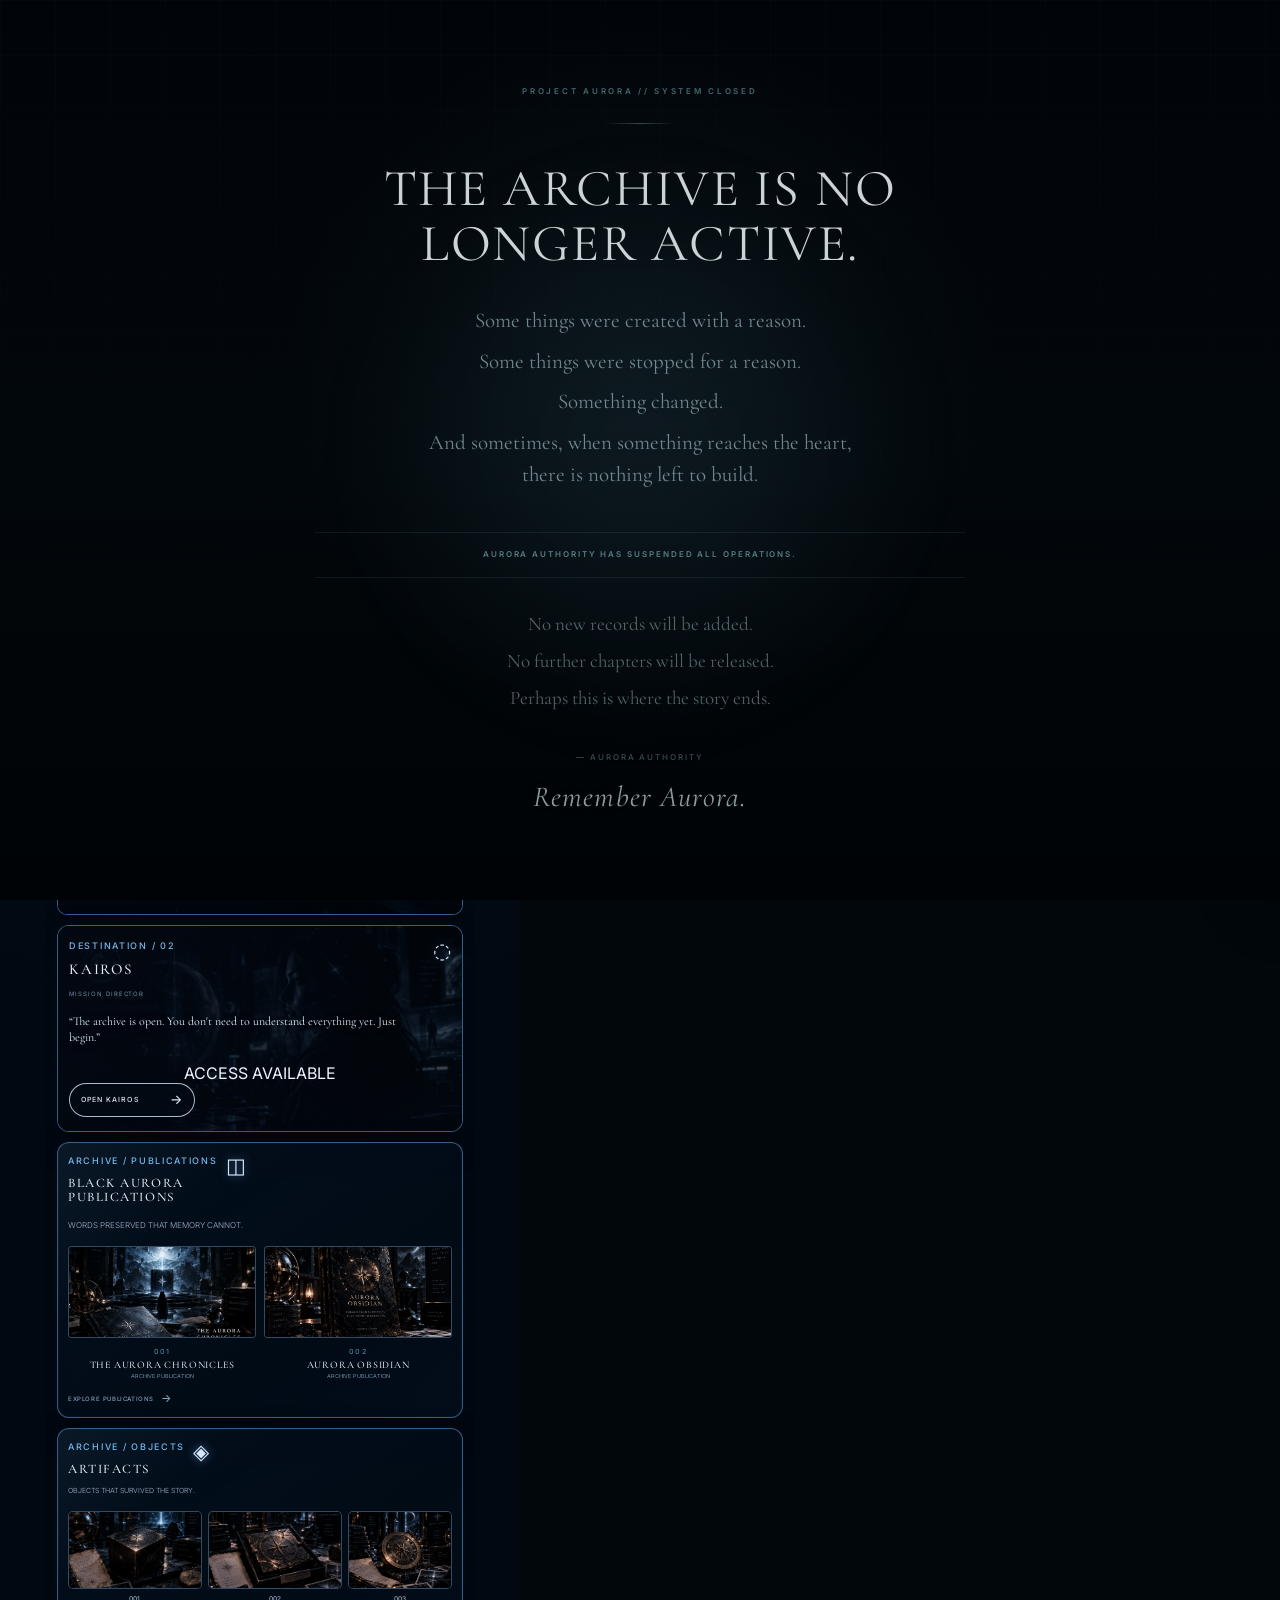
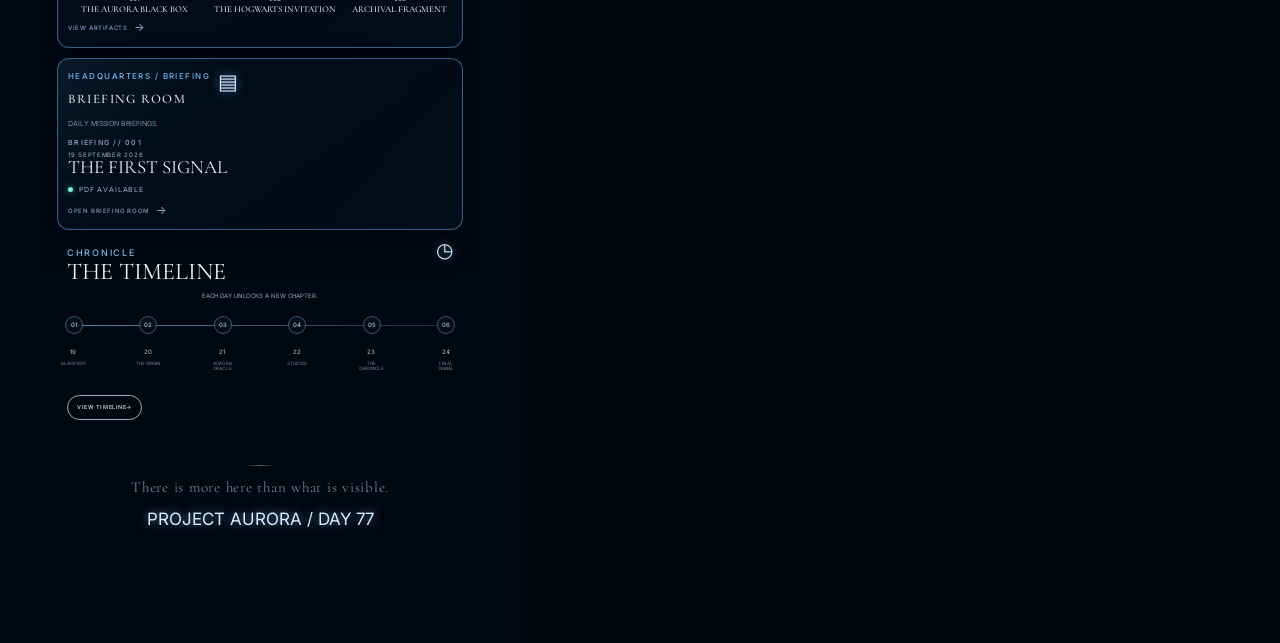
<file: index.html>
<!DOCTYPE html>
<html lang="en">

<head>

  <meta charset="UTF-8">

  <meta
    name="viewport"
    content="width=device-width, initial-scale=1.0, maximum-scale=1.0, user-scalable=no"
  >

  <meta
    name="theme-color"
    content="#020811"
  >

  <meta
    name="description"
    content="Project Aurora Headquarters"
  >

  <title>Project Aurora — Headquarters</title>

  <!-- GLOBAL -->
  <link rel="stylesheet" href="global.css">

  <!-- HOME -->
  <link rel="stylesheet" href="home.css">

</head>


<body class="page home-page">

<!-- AURORA SYSTEM CLOSED OVERLAY -->
<div id="auroraClosedOverlay" class="aurora-closed-overlay">

  <div class="closed-overlay-content">

    <div class="closed-kicker">
      PROJECT AURORA // SYSTEM CLOSED
    </div>

    <div class="closed-line"></div>

    <h1>
      THE ARCHIVE IS NO LONGER ACTIVE.
    </h1>

    <div class="closed-message">

      <p>Some things were created with a reason.</p>

      <p>Some things were stopped for a reason.</p>

      <p>Something changed.</p>

      <p>
        And sometimes, when something reaches the heart,
        <br>
        there is nothing left to build.
      </p>

    </div>

    <div class="closed-authority">
      AURORA AUTHORITY HAS SUSPENDED ALL OPERATIONS.
    </div>

    <div class="closed-message secondary">

      <p>No new records will be added.</p>

      <p>No further chapters will be released.</p>

      <p>Perhaps this is where the story ends.</p>

    </div>

    <div class="closed-signature">
      — AURORA AUTHORITY
    </div>

    <div class="remember">
      Remember Aurora.
    </div>

  </div>

</div>
  <!-- =====================================================
       CINEMATIC BACKGROUND
  ====================================================== -->

  <div class="home-background" aria-hidden="true">

    <img
      src="assets/images/aurora-home.png"
      alt=""
      class="home-background-image"
    >

    <div class="home-image-overlay"></div>

    <div class="home-vignette"></div>

  </div>



  <!-- =====================================================
       MAIN HOME
  ====================================================== -->

  <main class="aurora-home">


    <!-- ===================================================
         HEADER
    ==================================================== -->

    <header class="aurora-header">


      <!-- PROFILE / PORTRAIT -->

      <a
        href="profile.html"
        class="aurora-identity"
        aria-label="Open Aurora Profile"
      >

        <span class="aurora-avatar-wrap">

          <img
            src="assets/images/muskan.jpg"
            alt="Muskan"
            class="aurora-avatar"
          >

          <span class="aurora-avatar-status"></span>

        </span>


        <span class="aurora-brand">

          <span class="aurora-brand-name">
            PROJECT AURORA
          </span>

          <span class="aurora-brand-role">
            OFFICIAL MEMBER
          </span>

        </span>

      </a>



      <!-- MENU -->

      <button
        type="button"
        class="aurora-menu-button"
        id="menuButton"
        aria-label="Open Aurora menu"
        aria-expanded="false"
      >

        <span></span>
        <span></span>
        <span></span>

      </button>

    </header>



    <!-- ===================================================
         HERO
    ==================================================== -->

    <section class="home-hero">


      <div class="home-hero-line"></div>


      <div class="home-hero-content">

        <span class="home-eyebrow">
          PROJECT AURORA / HEADQUARTERS
        </span>


        <h1 class="home-hero-title">

          SOME THINGS ARE
          <br>

          MADE TO BE SEEN.

          <br><br>

          SOME ARE MADE
          <br>

          TO BE REMEMBERED.

        </h1>


        <p class="home-hero-description">

          You have reached the beginning.

          <br>

          Everything you find here
          was left for a reason.

        </p>

      </div>



      <!-- SYSTEM STATUS -->

      <div class="home-system-status">

        <div class="status-heading">
          SYSTEM STATUS
        </div>


        <div class="status-main">

          <span class="status-dot"></span>

          <span>
            ACTIVE
          </span>

        </div>


        <div class="status-date">

          19 SEPTEMBER 2026

          <span>•</span>

          DAY 01

        </div>

      </div>

    </section>



    <!-- ===================================================
         AURORA DASHBOARD
    ==================================================== -->

    <section class="aurora-dashboard home-section">


      <div class="dashboard-header">

        <div class="dashboard-title-wrap">

          <span class="section-label">
            HEADQUARTERS
          </span>

          <h2 class="dashboard-title">
            AURORA DASHBOARD
          </h2>

        </div>


        <span class="dashboard-access">

          <span class="dashboard-pulse"></span>

          ONLINE

        </span>

      </div>



      <div class="dashboard-grid">


        <!-- AGENT -->

        <div class="dashboard-item">

          <span class="dashboard-label">
            AGENT
          </span>

          <strong>
            Muskan Pathak
          </strong>

        </div>


        <!-- JOINED -->

        <div class="dashboard-item">

          <span class="dashboard-label">
            JOINED
          </span>

          <strong id="joinedStatus">
            TODAY
          </strong>

        </div>


        <!-- CURRENT DAY -->

        <div class="dashboard-item">

          <span class="dashboard-label">
            CURRENT DAY
          </span>

          <strong>
            DAY 01
          </strong>

        </div>


        <!-- TODAY -->

        <div class="dashboard-item dashboard-featured">

          <span class="dashboard-label">
            TODAY IN AURORA
          </span>

          <strong>
            THE BLACK BOX
          </strong>

        </div>


        <!-- ARCHIVE -->

        <div class="dashboard-item">

          <span class="dashboard-label">
            ARCHIVE STATUS
          </span>

          <strong>
            01 / 08 DAYS ACTIVE
          </strong>

        </div>


        <!-- CLEARANCE -->

        <div class="dashboard-item">

          <span class="dashboard-label">
            CURRENT CLEARANCE
          </span>

          <strong>
            LEVEL 01
          </strong>

        </div>

      </div>

    </section>



    <!-- ===================================================
         BLACK AURORA STUDIOS
    ==================================================== -->

    <section class="home-feature-card studios-card home-section">


      <div class="feature-card-background">

        <img
          src="assets/images/studios.png"
          alt=""
        >

      </div>


      <div class="feature-card-overlay"></div>


      <div class="feature-card-content">


        <div class="feature-card-top">

          <span class="feature-label">
            DESTINATION / 01
          </span>

          <span class="feature-icon">
            ◇
          </span>

        </div>


        <h2>
          BLACK AURORA
          <br>
          STUDIOS
        </h2>


        <p class="feature-tagline">
          RECONSTRUCTING WHAT WAS LEFT BEHIND.
        </p>


        <p class="feature-description">

          A visual archive of photographs,
          recordings and fragments associated
          with A-17.

        </p>


        <!-- LOCK -->

        <div class="module-lock">

          <span class="lock-symbol">
            🔒
          </span>

          <div>

            <span class="lock-title">
              ACCESS LOCKED
            </span>

            <span class="unlock-date">
              OPENS 22 SEPTEMBER 2026
            </span>

          </div>

        </div>


        <!-- COUNTDOWN -->

        <div
          class="module-countdown"
          data-unlock="2026-09-22T00:00:00"
        >
          CALCULATING...
        </div>


        <a
          href="https://example.com"
          class="aurora-action"
          target="_blank"
          rel="noopener noreferrer"
        >

          ENTER STUDIOS

          <span>→</span>

        </a>

      </div>

    </section>



    <!-- ===================================================
         KAIROS
    ==================================================== -->

    <section class="home-card kairos-card home-section">


      <div class="card-background">

        <img
          src="assets/images/kairos.png"
          alt=""
        >

      </div>


      <div class="card-image-overlay"></div>


      <div class="home-card-content">


        <div class="card-top-row">

          <span class="section-label">
            DESTINATION / 02
          </span>

          <span class="card-icon">
            ◌
          </span>

        </div>


        <h2 class="home-card-heading">
          KAIROS
        </h2>


        <span class="card-role">
          MISSION DIRECTOR
        </span>


        <blockquote class="home-quote">

          “The archive is open.
          You don't need to understand
          everything yet.
          Just begin.”

        </blockquote>


        <!-- KAIROS LOCK -->

        <div class="module-lock">

          <span class="lock-symbol">
            🔒
          </span>

          <div>

            <span class="lock-title">
              ACCESS LOCKED
            </span>

            <span class="unlock-date">
              OPENS 20 SEPTEMBER 2026
            </span>

          </div>

        </div>


        <div
          class="module-countdown"
          data-unlock="2026-09-20T03:00:00"
        >
          CALCULATING...
        </div>


        <a
          href="https://example.com"
          class="aurora-action"
          target="_blank"
          rel="noopener noreferrer"
        >

          OPEN KAIROS

          <span>→</span>

        </a>

      </div>

    </section>



    <!-- ===================================================
         PUBLICATIONS
    ==================================================== -->

    <section class="home-card publications-card home-section">


      <div class="home-card-content">


        <div class="card-top-row">

          <span class="section-label">
            ARCHIVE / PUBLICATIONS
          </span>

          <span class="card-icon">
            ◫
          </span>

        </div>


        <h2 class="home-card-heading">
          BLACK AURORA
          <br>
          PUBLICATIONS
        </h2>


        <p class="card-description">
          WORDS PRESERVED THAT MEMORY CANNOT.
        </p>



        <div class="publication-preview">


          <!-- PUBLICATION 01 -->

          <a
            href="publications.html"
            class="publication-item"
          >

            <div class="publication-image">

              <img
                src="assets/images/publication1.png"
                alt="The Aurora Chronicles"
              >

            </div>


            <div class="publication-info">

              <span class="publication-number">
                001
              </span>

              <strong>
                THE AURORA CHRONICLES
              </strong>

              <small>
                ARCHIVE PUBLICATION
              </small>

            </div>

          </a>



          <!-- PUBLICATION 02 -->

          <a
            href="publications.html"
            class="publication-item"
          >

            <div class="publication-image">

              <img
                src="assets/images/publication2.png"
                alt="Aurora Obsidian"
              >

            </div>


            <div class="publication-info">

              <span class="publication-number">
                002
              </span>

              <strong>
                AURORA OBSIDIAN
              </strong>

              <small>
                ARCHIVE PUBLICATION
              </small>

            </div>

          </a>

        </div>



        <a
          href="publications.html"
          class="card-text-link"
        >

          EXPLORE PUBLICATIONS

          <span>→</span>

        </a>

      </div>

    </section>



    <!-- ===================================================
         ARTIFACTS
    ==================================================== -->

    <section class="home-card artifacts-card home-section">


      <div class="home-card-content">


        <div class="card-top-row">

          <span class="section-label">
            ARCHIVE / OBJECTS
          </span>

          <span class="card-icon">
            ◈
          </span>

        </div>


        <h2 class="home-card-heading">
          ARTIFACTS
        </h2>


        <p class="card-description">
          OBJECTS THAT SURVIVED THE STORY.
        </p>



        <div class="artifact-preview">


          <!-- ARTIFACT 001 -->

          <a
            href="artifacts.html"
            class="artifact-item"
          >

            <div class="artifact-image">

              <img
                src="assets/images/artifacts1.png"
                alt="The Aurora Black Box"
              >

            </div>

            <div class="artifact-info">

              <span>
                001
              </span>

              <strong>
                THE AURORA BLACK BOX
              </strong>

            </div>

          </a>



          <!-- ARTIFACT 002 -->

          <a
            href="artifacts.html"
            class="artifact-item"
          >

            <div class="artifact-image">

              <img
                src="assets/images/artifacts2.png"
                alt="The Hogwarts Invitation"
              >

            </div>

            <div class="artifact-info">

              <span>
                002
              </span>

              <strong>
                THE HOGWARTS INVITATION
              </strong>

            </div>

          </a>



          <!-- ARTIFACT 003 -->

          <a
            href="artifacts.html"
            class="artifact-item"
          >

            <div class="artifact-image">

              <img
                src="assets/images/artifacts3.png"
                alt="Artifact 003"
              >

            </div>

            <div class="artifact-info">

              <span>
                003
              </span>

              <strong>
                ARCHIVAL FRAGMENT
              </strong>

            </div>

          </a>

        </div>



        <a
          href="artifacts.html"
          class="card-text-link"
        >

          VIEW ARTIFACTS

          <span>→</span>

        </a>

      </div>

    </section>



    <!-- ===================================================
         BRIEFING ROOM
    ==================================================== -->

    <section class="home-card briefing-card home-section">


      <div class="home-card-content">


        <div class="card-top-row">

          <span class="section-label">
            HEADQUARTERS / BRIEFING
          </span>

          <span class="card-icon">
            ▤
          </span>

        </div>


        <h2 class="home-card-heading">
          BRIEFING ROOM
        </h2>


        <p class="card-description">
          DAILY MISSION BRIEFINGS.
        </p>


        <div class="briefing-preview">


          <div class="briefing-number">
            BRIEFING // 001
          </div>


          <div class="briefing-date">
            19 SEPTEMBER 2026
          </div>


          <h3>
            THE FIRST SIGNAL
          </h3>


          <div class="briefing-status">

            <span class="status-dot"></span>

            PDF AVAILABLE

          </div>


        </div>


        <a
          href="briefing.html"
          class="card-text-link"
        >

          OPEN BRIEFING ROOM

          <span>→</span>

        </a>

      </div>

    </section>



    <!-- ===================================================
         TIMELINE PREVIEW
    ==================================================== -->

    <section class="timeline-card home-section">


      <div class="timeline-card-header">


        <div>

          <span class="section-label">
            CHRONICLE
          </span>

          <h2 class="timeline-card-heading">
            THE TIMELINE
          </h2>

        </div>


        <span class="timeline-card-icon">
          ◷
        </span>

      </div>


      <p class="timeline-card-description">
        EACH DAY UNLOCKS A NEW CHAPTER.
      </p>



      <div class="timeline-track">


        <div class="timeline-line"></div>


        <div class="timeline-days">


          <!-- DAY 01 -->

          <a
            href="timeline.html"
            class="timeline-day active"
          >

            <span class="timeline-day-number">
              01
            </span>

            <span class="timeline-dot"></span>

            <span class="timeline-day-date">
              19
            </span>

            <span class="timeline-day-title">
              BLACK BOX
            </span>

          </a>



          <!-- DAY 02 -->

          <a
            href="timeline.html"
            class="timeline-day"
          >

            <span class="timeline-day-number">
              02
            </span>

            <span class="timeline-dot"></span>

            <span class="timeline-day-date">
              20
            </span>

            <span class="timeline-day-title">
              THE ORIGIN
            </span>

          </a>



          <!-- DAY 03 -->

          <a
            href="timeline.html"
            class="timeline-day locked"
          >

            <span class="timeline-day-number">
              03
            </span>

            <span class="timeline-dot"></span>

            <span class="timeline-day-date">
              21
            </span>

            <span class="timeline-day-title">
              CHRONICLE
            </span>

          </a>



          <!-- DAY 04 -->

          <a
            href="timeline.html"
            class="timeline-day locked"
          >

            <span class="timeline-day-number">
              04
            </span>

            <span class="timeline-dot"></span>

            <span class="timeline-day-date">
              22
            </span>

            <span class="timeline-day-title">
              STUDIOS
            </span>

          </a>



          <!-- DAY 05 -->

          <a
            href="timeline.html"
            class="timeline-day locked"
          >

            <span class="timeline-day-number">
              05
            </span>

            <span class="timeline-dot"></span>

            <span class="timeline-day-date">
              23
            </span>

            <span class="timeline-day-title">
              ORACLE
            </span>

          </a>



          <!-- DAY 06 -->

          <a
            href="timeline.html"
            class="timeline-day locked"
          >

            <span class="timeline-day-number">
              06
            </span>

            <span class="timeline-dot"></span>

            <span class="timeline-day-date">
              24
            </span>

            <span class="timeline-day-title">
              FINAL SIGNAL
            </span>

          </a>



          <!-- DAY 07 -->

          <a
            href="timeline.html"
            class="timeline-day locked"
          >

            <span class="timeline-day-number">
              07
            </span>

            <span class="timeline-dot"></span>

            <span class="timeline-day-date">
              25
            </span>

            <span class="timeline-day-title">
              HOME
            </span>

          </a>

        </div>

      </div>



      <a
        href="timeline.html"
        class="timeline-view"
      >

        VIEW TIMELINE

        <span>→</span>

      </a>

    </section>



    <!-- ===================================================
         HOME ENDING
    ==================================================== -->

    <section class="home-ending">


      <div class="home-ending-line"></div>


      <p>
        There is more here than
        what is visible.
      </p>


      <span>
        PROJECT AURORA / DAY 01
      </span>

    </section>


  </main>



  <!-- =====================================================
         <!-- =====================================================
       SLIDE MENU
  ====================================================== -->

  <div
    class="aurora-menu-backdrop"
    id="menuBackdrop"
  ></div>


  <aside
    class="aurora-menu"
    id="auroraMenu"
    aria-hidden="true"
  >


    <!-- MENU HEADER -->

    <div class="aurora-menu-header">

      <div>

        <span class="aurora-menu-title">
          PROJECT AURORA
        </span>

        <span class="aurora-menu-subtitle">
          HEADQUARTERS
        </span>

      </div>


      <button
        type="button"
        class="aurora-menu-close"
        id="menuClose"
        aria-label="Close menu"
      >
        ×
      </button>

    </div>



    <!-- MENU LINKS -->

    <nav class="aurora-menu-links">


      <a
        href="index.html"
        data-menu-link
      >
        HOME
      </a>


      <a
        href="notifications.html"
        data-menu-link
      >
        NOTIFICATIONS
      </a>


      <a
        href="timeline.html"
        data-menu-link
      >
        TIMELINE
      </a>


      <a
        href="publications.html"
        data-menu-link
      >
        PUBLICATIONS
      </a>


      <a
        href="artifacts.html"
        data-menu-link
      >
        ARTIFACTS
      </a>


      <a
        href="briefing.html"
        data-menu-link
      >
        BRIEFING ROOM
      </a>


      <a
        href="profile.html"
        data-menu-link
      >
        PROFILE
      </a>


    </nav>



    <div class="menu-divider"></div>



    <!-- =================================================
         EXTERNAL SYSTEMS
    ================================================== -->

    <div class="menu-external">

      <span class="menu-section-label">
        EXTERNAL
      </span>


      <a
        href="https://example.com"
        class="menu-external-link"
        target="_blank"
        rel="noopener noreferrer"
      >

        <span>
          KAIROS
        </span>

        <span>
          ↗
        </span>

      </a>


      <a
        href="https://example.com"
        class="menu-external-link"
        target="_blank"
        rel="noopener noreferrer"
      >

        <span>
          BLACK AURORA STUDIOS
        </span>

        <span>
          ↗
        </span>

      </a>

    </div>


  </aside>



  <!-- =====================================================
       BOTTOM NAVIGATION
  ====================================================== -->

  <nav
    class="aurora-bottom-nav"
    aria-label="Primary navigation"
  >


    <!-- HOME -->

    <a
      href="index.html"
      class="bottom-nav-item active"
      data-nav
    >

      <span class="nav-icon">
        ⌂
      </span>

      <span>
        HOME
      </span>

    </a>



    <!-- NOTIFICATIONS -->

    <a
      href="notifications.html"
      class="bottom-nav-item"
      data-nav
    >

      <span class="nav-icon notification-nav-icon">

        ♢

        <span
          class="nav-notification-dot"
          aria-hidden="true"
        ></span>

      </span>

      <span>
        NOTIFICATIONS
      </span>

    </a>



    <!-- KAIROS -->

    <a
      href="https://example.com"
      class="bottom-nav-item"
      target="_blank"
      rel="noopener noreferrer"
    >

      <span class="nav-icon">
        ◌
      </span>

      <span>
        KAIROS
      </span>

    </a>



    <!-- PROFILE -->

    <a
      href="profile.html"
      class="bottom-nav-item"
      data-nav
    >

      <span class="nav-icon">
        ◯
      </span>

      <span>
        PROFILE
      </span>

    </a>


  </nav>



  <!-- =====================================================
       GLOBAL JAVASCRIPT
  ====================================================== -->

  <script src="global.js"></script>


  <!-- =====================================================
       HOME JAVASCRIPT
  ====================================================== -->

  <script src="home.js"></script>


</body>

</html>
</file>
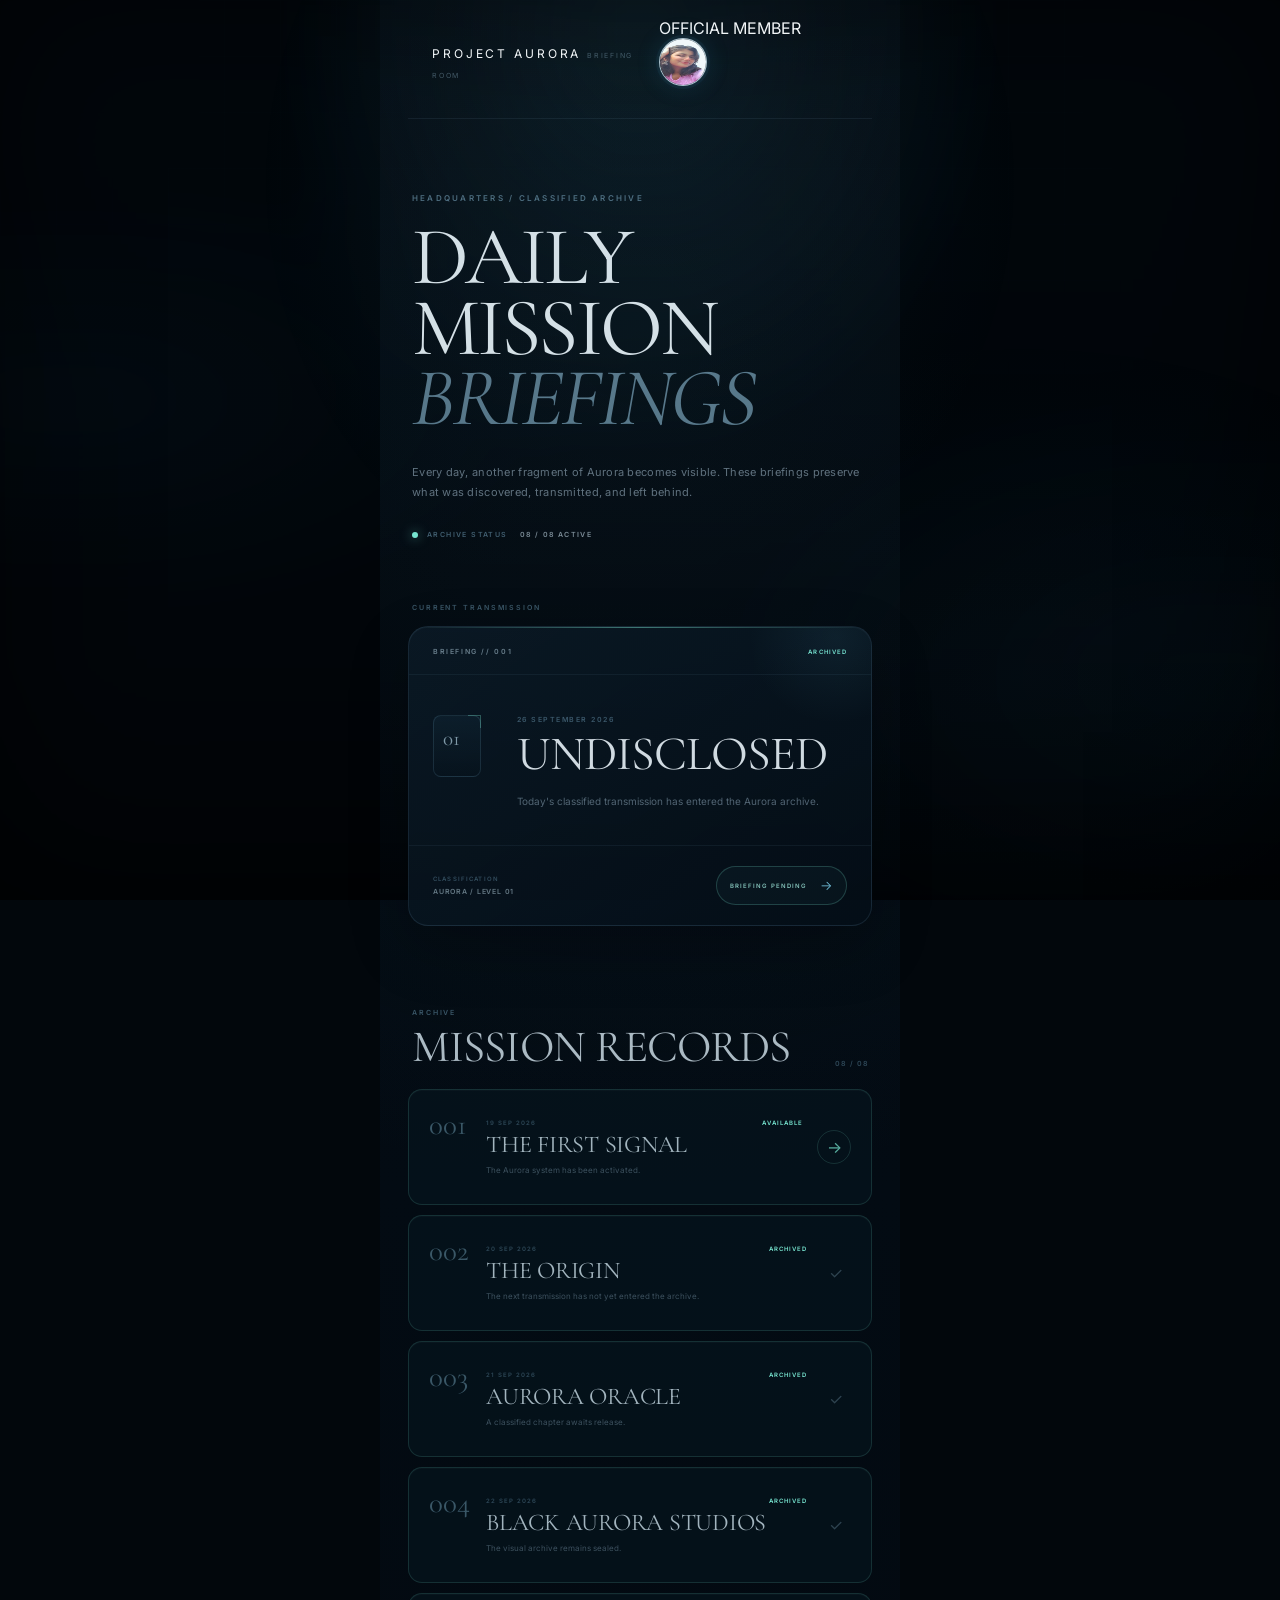
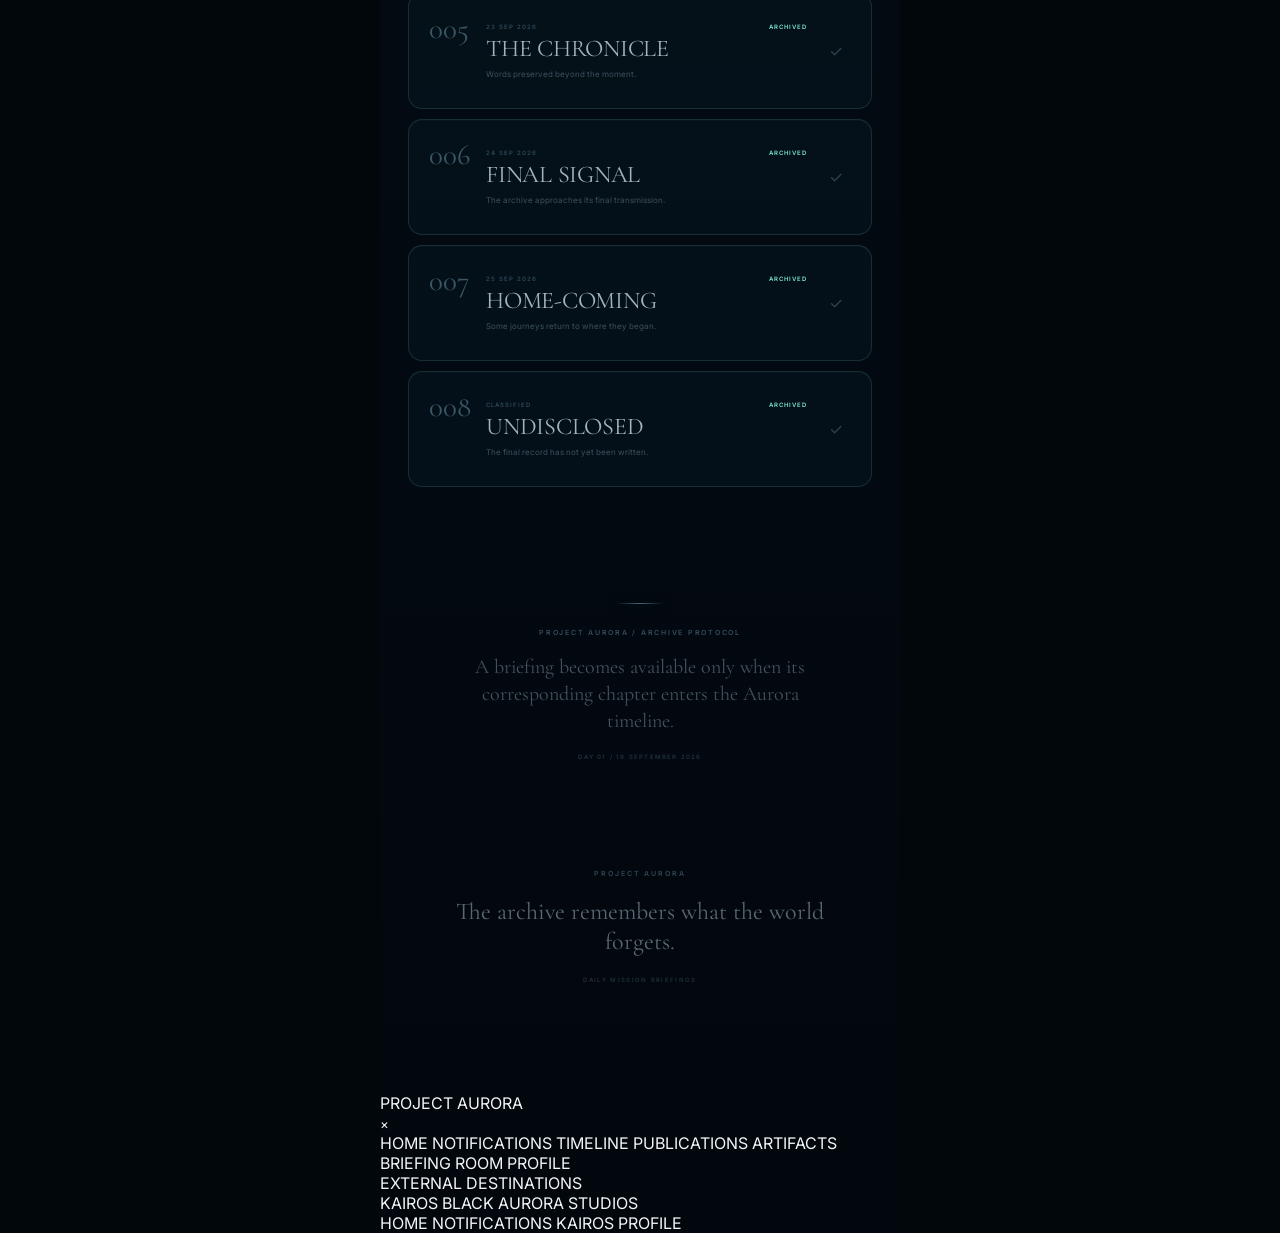
<file: briefing.html>
<!DOCTYPE html>
<html lang="en">
<head>
  <meta charset="UTF-8">

  <meta
    name="viewport"
    content="width=device-width, initial-scale=1.0, viewport-fit=cover"
  >

  <meta
    name="theme-color"
    content="#02080f"
  >

  <meta
    name="description"
    content="Project Aurora — Daily Mission Briefings."
  >

  <title>Briefing Room — Project Aurora</title>

  <!-- Aurora Core -->
  <link rel="stylesheet" href="global.css">

  <!-- Briefing Room -->
  <link rel="stylesheet" href="briefing.css">
</head>

<body class="page briefing-page">

  <!-- =====================================================
       BACKGROUND
       ===================================================== -->

  <div class="briefing-background" aria-hidden="true">
    <div class="briefing-glow"></div>
    <div class="briefing-grid"></div>
    <div class="briefing-vignette"></div>
  </div>


  <!-- =====================================================
       MAIN
       ===================================================== -->

  <main class="aurora-briefing">

    <!-- ===================================================
         HEADER
         =================================================== -->

    <header class="aurora-header briefing-header">

      <a
        href="index.html"
        class="aurora-brand"
        aria-label="Return to Project Aurora headquarters"
      >
        <span class="aurora-brand-main">
          PROJECT AURORA
        </span>

        <span class="aurora-brand-sub">
          BRIEFING ROOM
        </span>
      </a>


      <div class="aurora-header-right">

        <div class="aurora-header-member">
          <span>OFFICIAL MEMBER</span>

          <img
            src="assets/images/muskan.jpg"
            alt="Aurora member"
            class="aurora-avatar"
          >
        </div>

        <button
          class="aurora-menu-button"
          id="menuButton"
          type="button"
          aria-label="Open navigation menu"
          aria-expanded="false"
          aria-controls="auroraMenu"
        >
          <span></span>
          <span></span>
        </button>

      </div>

    </header>


    <!-- ===================================================
         HERO
         =================================================== -->

    <section class="briefing-hero">

      <div class="briefing-eyebrow">
        HEADQUARTERS / CLASSIFIED ARCHIVE
      </div>

      <h1>
        DAILY MISSION<br>
        <em>BRIEFINGS</em>
      </h1>

      <p class="briefing-intro">
        Every day, another fragment of Aurora becomes visible.
        These briefings preserve what was discovered,
        transmitted, and left behind.
      </p>

      <div class="briefing-status-row">

        <span class="status-indicator"></span>

        <span>
          ARCHIVE STATUS
        </span>

        <strong id="briefingArchiveStatus">
          01 / 08 ACTIVE
        </strong>

      </div>

    </section>


    <!-- ===================================================
         CURRENT BRIEFING
         =================================================== -->

    <section class="briefing-current-section">

      <div class="section-label">
        CURRENT TRANSMISSION
      </div>


      <article
        class="briefing-feature"
        data-briefing-day="1"
        data-release="2026-09-19T00:00:00"
      >

        <div class="briefing-feature-top">

          <div class="briefing-index">
            BRIEFING // 001
          </div>

          <div class="briefing-state" id="currentBriefingState">
            PDF AVAILABLE
          </div>

        </div>


        <div class="briefing-feature-main">

          <div class="briefing-document-mark">
            <span>01</span>
            <i></i>
            <i></i>
            <i></i>
          </div>


          <div class="briefing-feature-copy">

            <div class="briefing-date">
              19 SEPTEMBER 2026
            </div>

            <h2>
              THE FIRST SIGNAL
            </h2>

            <p>
              The first transmission has entered the Aurora archive.
              What appeared to be an ordinary beginning was only
              the first visible fragment of something larger.
            </p>

          </div>

        </div>


        <div class="briefing-feature-bottom">

          <div class="briefing-meta">

            <span>
              CLASSIFICATION
            </span>

            <strong>
              AURORA / LEVEL 01
            </strong>

          </div>


          <a
            href="assets/briefings/briefing-001.pdf"
            class="aurora-action briefing-open-action"
            id="currentBriefingAction"
            target="_blank"
            rel="noopener"
          >
            <span>OPEN BRIEFING</span>
            <span class="aurora-arrow">→</span>
          </a>

        </div>

      </article>

    </section>


    <!-- ===================================================
         ARCHIVE
         =================================================== -->

    <section class="briefing-archive">

      <div class="briefing-archive-heading">

        <div>
          <span class="section-label">
            ARCHIVE
          </span>

          <h2>
            MISSION RECORDS
          </h2>
        </div>

        <span class="archive-count" id="archiveCount">
          01 / 08
        </span>

      </div>


      <!-- =================================================
           BRIEFING 001
           ================================================= -->

      <article
        class="briefing-card briefing-card-available"
        data-briefing-day="1"
        data-release="2026-09-19T00:00:00"
      >

        <div class="briefing-card-number">
          001
        </div>

        <div class="briefing-card-content">

          <div class="briefing-card-top">
            <span>
              19 SEP 2026
            </span>

            <span class="briefing-card-status">
              AVAILABLE
            </span>
          </div>

          <h3>
            THE FIRST SIGNAL
          </h3>

          <p>
            The Aurora system has been activated.
          </p>

        </div>

        <a
          href="assets/briefings/briefing-001.pdf"
          target="_blank"
          rel="noopener"
          class="briefing-card-arrow"
          aria-label="Open Briefing 001"
        >
          →
        </a>

      </article>


      <!-- =================================================
           BRIEFING 002
           ================================================= -->

      <article
        class="briefing-card briefing-card-locked"
        data-briefing-day="2"
        data-release="2026-09-20T00:00:00"
      >

        <div class="briefing-card-number">
          002
        </div>

        <div class="briefing-card-content">

          <div class="briefing-card-top">
            <span>
              20 SEP 2026
            </span>

            <span class="briefing-card-status">
              LOCKED
            </span>
          </div>

          <h3>
            THE ORIGIN
          </h3>

          <p>
            The next transmission has not yet entered the archive.
          </p>

        </div>

        <span class="briefing-card-lock">
          ⟐
        </span>

      </article>


      <!-- =================================================
           BRIEFING 003
           ================================================= -->

      <article
        class="briefing-card briefing-card-locked"
        data-briefing-day="3"
        data-release="2026-09-21T00:00:00"
      >

        <div class="briefing-card-number">
          003
        </div>

        <div class="briefing-card-content">

          <div class="briefing-card-top">
            <span>
              21 SEP 2026
            </span>

            <span class="briefing-card-status">
              LOCKED
            </span>
          </div>

          <h3>
            AURORA ORACLE
          </h3>

          <p>
            A classified chapter awaits release.
          </p>

        </div>

        <span class="briefing-card-lock">
          ⟐
        </span>

      </article>


      <!-- =================================================
           BRIEFING 004
           ================================================= -->

      <article
        class="briefing-card briefing-card-locked"
        data-briefing-day="4"
        data-release="2026-09-22T00:00:00"
      >

        <div class="briefing-card-number">
          004
        </div>

        <div class="briefing-card-content">

          <div class="briefing-card-top">
            <span>
              22 SEP 2026
            </span>

            <span class="briefing-card-status">
              LOCKED
            </span>
          </div>

          <h3>
            BLACK AURORA STUDIOS
          </h3>

          <p>
            The visual archive remains sealed.
          </p>

        </div>

        <span class="briefing-card-lock">
          ⟐
        </span>

      </article>


      <!-- =================================================
           BRIEFING 005
           ================================================= -->

      <article
        class="briefing-card briefing-card-locked"
        data-briefing-day="5"
        data-release="2026-09-23T00:00:00"
      >

        <div class="briefing-card-number">
          005
        </div>

        <div class="briefing-card-content">

          <div class="briefing-card-top">
            <span>
              23 SEP 2026
            </span>

            <span class="briefing-card-status">
              LOCKED
            </span>
          </div>

          <h3>
            THE CHRONICLE
          </h3>

          <p>
            Words preserved beyond the moment.
          </p>

        </div>

        <span class="briefing-card-lock">
          ⟐
        </span>

      </article>


      <!-- =================================================
           BRIEFING 006
           ================================================= -->

      <article
        class="briefing-card briefing-card-locked"
        data-briefing-day="6"
        data-release="2026-09-24T00:00:00"
      >

        <div class="briefing-card-number">
          006
        </div>

        <div class="briefing-card-content">

          <div class="briefing-card-top">
            <span>
              24 SEP 2026
            </span>

            <span class="briefing-card-status">
              LOCKED
            </span>
          </div>

          <h3>
            FINAL SIGNAL
          </h3>

          <p>
            The archive approaches its final transmission.
          </p>

        </div>

        <span class="briefing-card-lock">
          ⟐
        </span>

      </article>


      <!-- =================================================
           BRIEFING 007
           ================================================= -->

      <article
        class="briefing-card briefing-card-locked"
        data-briefing-day="7"
        data-release="2026-09-25T00:00:00"
      >

        <div class="briefing-card-number">
          007
        </div>

        <div class="briefing-card-content">

          <div class="briefing-card-top">
            <span>
              25 SEP 2026
            </span>

            <span class="briefing-card-status">
              LOCKED
            </span>
          </div>

          <h3>
            HOME-COMING
          </h3>

          <p>
            Some journeys return to where they began.
          </p>

        </div>

        <span class="briefing-card-lock">
          ⟐
        </span>

      </article>


      <!-- =================================================
           BRIEFING 008
           ================================================= -->

      <article
        class="briefing-card briefing-card-locked"
        data-briefing-day="8"
        data-release="2026-09-26T00:00:00"
      >

        <div class="briefing-card-number">
          008
        </div>

        <div class="briefing-card-content">

          <div class="briefing-card-top">
            <span>
              CLASSIFIED
            </span>

            <span class="briefing-card-status">
              SEALED
            </span>
          </div>

          <h3>
            UNDISCLOSED
          </h3>

          <p>
            The final record has not yet been written.
          </p>

        </div>

        <span class="briefing-card-lock">
          ⟐
        </span>

      </article>

    </section>


    <!-- ===================================================
         ARCHIVE NOTE
         =================================================== -->

    <section class="briefing-note">

      <span class="briefing-note-line"></span>

      <div class="briefing-note-label">
        PROJECT AURORA / ARCHIVE PROTOCOL
      </div>

      <p>
        A briefing becomes available only when its corresponding
        chapter enters the Aurora timeline.
      </p>

      <div class="briefing-note-date">
        DAY 01 / 19 SEPTEMBER 2026
      </div>

    </section>


    <!-- ===================================================
         ENDING
         =================================================== -->

    <section class="briefing-ending">

      <span>
        PROJECT AURORA
      </span>

      <p>
        The archive remembers what the world forgets.
      </p>

      <small>
        DAILY MISSION BRIEFINGS
      </small>

    </section>

  </main>


  <!-- =====================================================
       NAVIGATION MENU
       ===================================================== -->

  <div
    class="aurora-menu-backdrop"
    id="menuBackdrop"
    aria-hidden="true"
  ></div>


  <aside
    class="aurora-menu"
    id="auroraMenu"
    aria-hidden="true"
  >

    <div class="aurora-menu-header">

      <div class="aurora-menu-title">
        PROJECT AURORA
      </div>

      <button
        class="aurora-menu-close"
        id="menuClose"
        type="button"
        aria-label="Close navigation menu"
      >
        ×
      </button>

    </div>


    <nav class="aurora-menu-links">

      <a
        href="index.html"
        data-menu-link
      >
        HOME
      </a>

      <a
        href="notifications.html"
        data-menu-link
      >
        NOTIFICATIONS
      </a>

      <a
        href="timeline.html"
        data-menu-link
      >
        TIMELINE
      </a>

      <a
        href="publications.html"
        data-menu-link
      >
        PUBLICATIONS
      </a>

      <a
        href="artifacts.html"
        data-menu-link
      >
        ARTIFACTS
      </a>

      <a
        href="briefing.html"
        data-menu-link
      >
        BRIEFING ROOM
      </a>

      <a
        href="profile.html"
        data-menu-link
      >
        PROFILE
      </a>

    </nav>


    <div class="aurora-menu-label">
      EXTERNAL DESTINATIONS
    </div>

    <nav class="aurora-menu-links">

      <a
        href="https://example.com"
        target="_blank"
        rel="noopener noreferrer"
        data-menu-link
      >
        KAIROS
      </a>

      <a
        href="https://example.com"
        target="_blank"
        rel="noopener noreferrer"
        data-menu-link
      >
        BLACK AURORA STUDIOS
      </a>

    </nav>

  </aside>


  <!-- =====================================================
       BOTTOM NAVIGATION
       ===================================================== -->

  <nav
    class="aurora-bottom-nav"
    aria-label="Primary navigation"
  >

    <a
      href="index.html"
      data-nav
    >
      HOME
    </a>

    <a
      href="notifications.html"
      data-nav
    >
      NOTIFICATIONS
      <span
        class="nav-notification-dot"
        aria-hidden="true"
      ></span>
    </a>

    <a
      href="https://example.com"
      target="_blank"
      rel="noopener noreferrer"
      data-nav
    >
      KAIROS
    </a>

    <a
      href="profile.html"
      data-nav
    >
      PROFILE
    </a>

  </nav>


  <!-- =====================================================
       SCRIPTS
       ===================================================== -->

  <script src="global.js"></script>
  <script src="briefing.js"></script>

</body>
  </html>
</file>
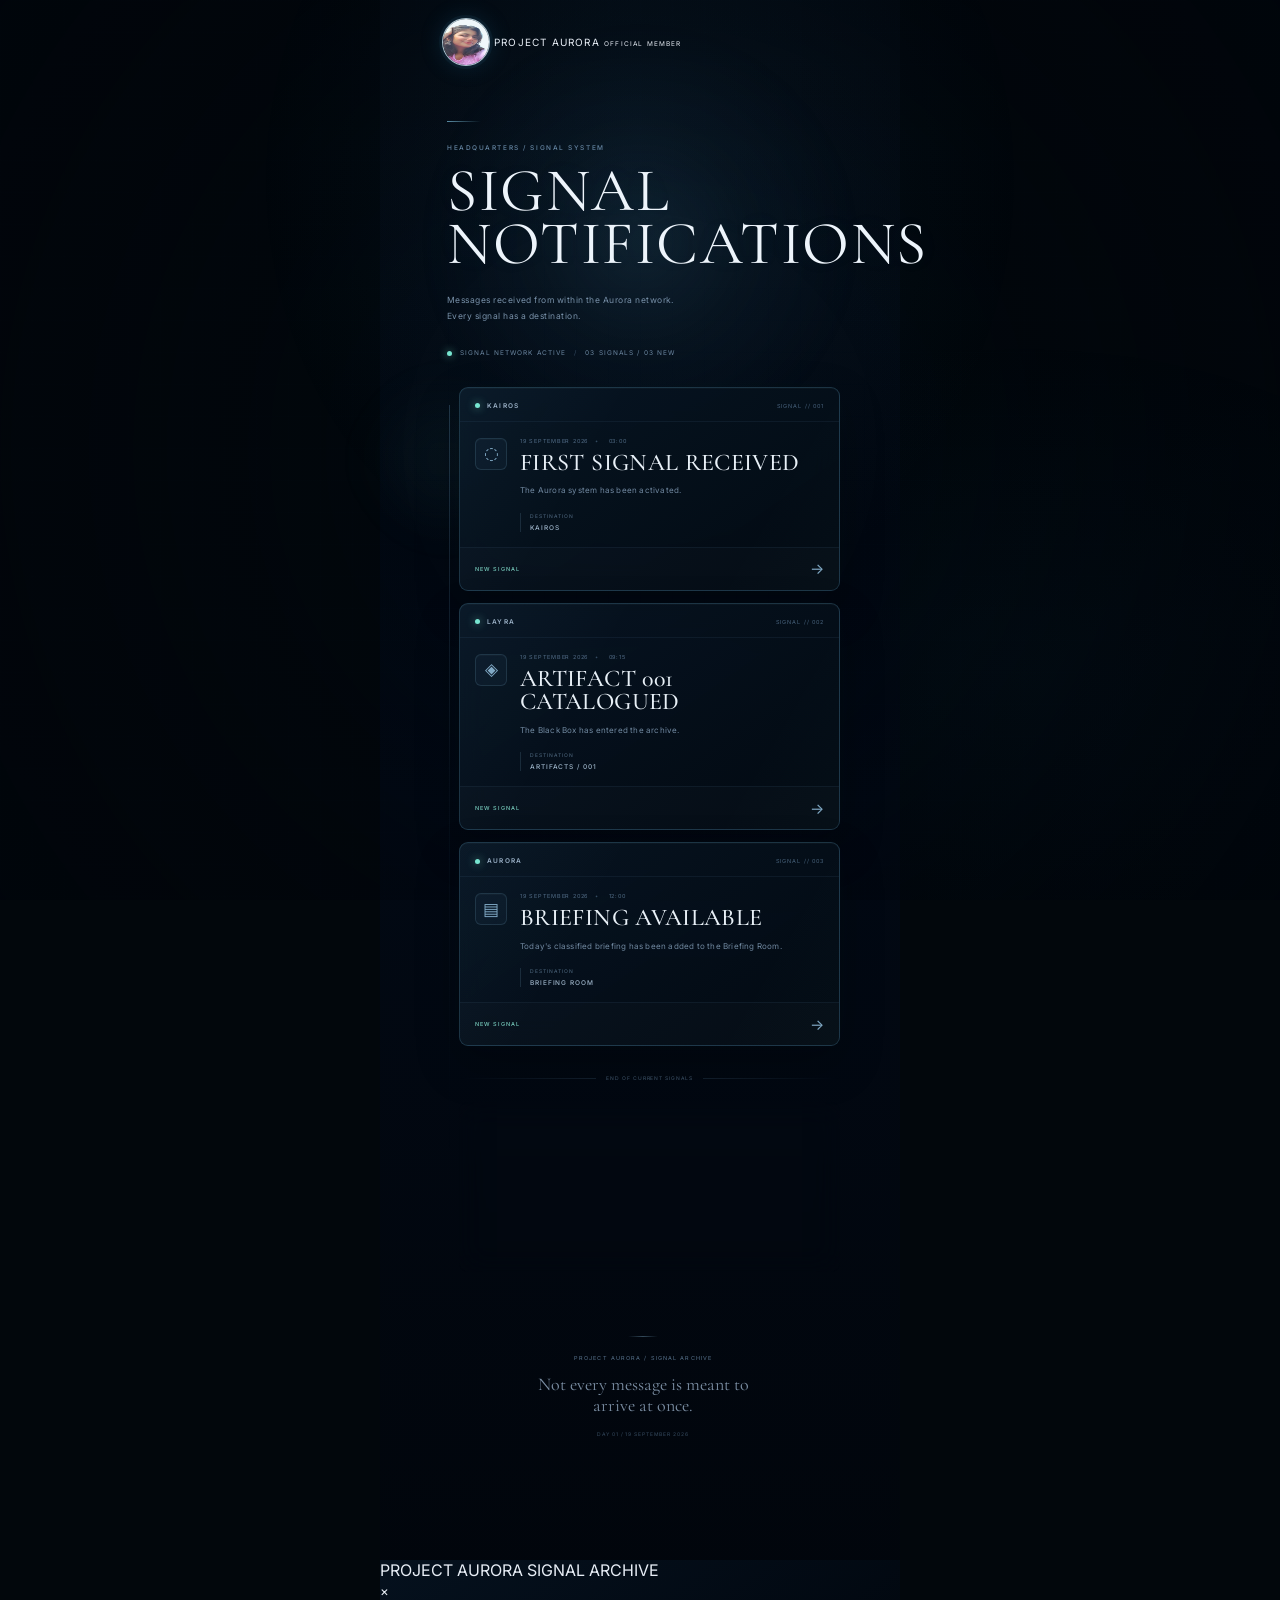
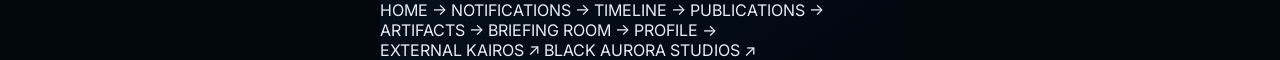
<file: notifications.html>
<!DOCTYPE html>
<html lang="en">

<head>

  <meta charset="UTF-8">

  <meta
    name="viewport"
    content="width=device-width, initial-scale=1.0, maximum-scale=1.0, user-scalable=no"
  >

  <meta
    name="theme-color"
    content="#020811"
  >

  <meta
    name="description"
    content="Project Aurora Signal Notifications"
  >

  <title>Project Aurora — Notifications</title>


  <!-- GLOBAL -->

  <link
    rel="stylesheet"
    href="global.css"
  >


  <!-- NOTIFICATIONS -->

  <link
    rel="stylesheet"
    href="notifications.css"
  >

</head>


<body class="page notifications-page">


  <!-- =====================================================
       CINEMATIC BACKGROUND
  ====================================================== -->

  <div
    class="notifications-background"
    aria-hidden="true"
  >

    <div class="notifications-glow"></div>

    <div class="notifications-grid"></div>

    <div class="notifications-vignette"></div>

  </div>



  <!-- =====================================================
       MAIN
  ====================================================== -->

  <main class="aurora-notifications">


    <!-- ===================================================
         HEADER
    ==================================================== -->

    <header class="aurora-header">


      <!-- PROFILE -->

      <a
        href="profile.html"
        class="aurora-identity"
        aria-label="Open Aurora Profile"
      >

        <span class="aurora-avatar-wrap">

          <img
            src="assets/images/muskan.jpg"
            alt="Muskan"
            class="aurora-avatar"
          >

          <span class="aurora-avatar-status"></span>

        </span>


        <span class="aurora-brand">

          <span class="aurora-brand-name">
            PROJECT AURORA
          </span>

          <span class="aurora-brand-role">
            OFFICIAL MEMBER
          </span>

        </span>

      </a>



      <!-- MENU -->

      <button
        type="button"
        class="aurora-menu-button"
        id="menuButton"
        aria-label="Open Aurora menu"
        aria-expanded="false"
      >

        <span></span>
        <span></span>
        <span></span>

      </button>

    </header>



    <!-- ===================================================
         PAGE INTRO
    ==================================================== -->

    <section class="notifications-hero">


      <div class="notifications-hero-line"></div>


      <span class="section-label">
        HEADQUARTERS / SIGNAL SYSTEM
      </span>


      <h1 class="notifications-title">
        SIGNAL
        <br>
        NOTIFICATIONS
      </h1>


      <p class="notifications-description">

        Messages received from within
        the Aurora network.

        <br>

        Every signal has a destination.

      </p>


      <!-- SIGNAL STATUS -->

      <div class="notifications-status">

        <span class="notifications-status-dot"></span>

        <span>
          SIGNAL NETWORK ACTIVE
        </span>

        <span class="notifications-status-separator">
          /
        </span>

        <span id="signalCount">
          03 SIGNALS
        </span>

      </div>

    </section>



    <!-- ===================================================
         NOTIFICATION STREAM
    ==================================================== -->

    <section
      class="notification-stream"
      aria-label="Aurora notifications"
    >


      <!-- =================================================
           SIGNAL 001
      ================================================== -->

      <article
        class="notification-card notification-unread"
        data-notification-id="001"
        data-destination="https://example.com"
      >


        <div class="notification-card-top">


          <div class="notification-source">

            <span class="notification-signal-dot"></span>

            <span>
              KAIROS
            </span>

          </div>


          <span class="notification-number">
            SIGNAL // 001
          </span>

        </div>



        <div class="notification-main">


          <div class="notification-icon">
            ◌
          </div>


          <div class="notification-content">


            <div class="notification-meta">

              <span>
                19 SEPTEMBER 2026
              </span>

              <span>
                03:00
              </span>

            </div>


            <h2>
              FIRST SIGNAL RECEIVED
            </h2>


            <p>
              The Aurora system has been activated.
            </p>


            <div class="notification-destination">

              <span>
                DESTINATION
              </span>

              <strong>
                KAIROS
              </strong>

            </div>

          </div>

        </div>



        <div class="notification-card-footer">


          <span class="notification-status">
            NEW SIGNAL
          </span>


          <span class="notification-arrow">
            →
          </span>

        </div>

      </article>



      <!-- =================================================
           SIGNAL 002
      ================================================== -->

      <article
        class="notification-card notification-unread"
        data-notification-id="002"
        data-destination="artifacts.html"
      >


        <div class="notification-card-top">


          <div class="notification-source">

            <span class="notification-signal-dot"></span>

            <span>
              LAYRA
            </span>

          </div>


          <span class="notification-number">
            SIGNAL // 002
          </span>

        </div>



        <div class="notification-main">


          <div class="notification-icon">
            ◈
          </div>


          <div class="notification-content">


            <div class="notification-meta">

              <span>
                19 SEPTEMBER 2026
              </span>

              <span>
                09:15
              </span>

            </div>


            <h2>
              ARTIFACT 001 CATALOGUED
            </h2>


            <p>
              The Black Box has entered the archive.
            </p>


            <div class="notification-destination">

              <span>
                DESTINATION
              </span>

              <strong>
                ARTIFACTS / 001
              </strong>

            </div>

          </div>

        </div>



        <div class="notification-card-footer">


          <span class="notification-status">
            NEW SIGNAL
          </span>


          <span class="notification-arrow">
            →
          </span>

        </div>

      </article>



      <!-- =================================================
           SIGNAL 003
      ================================================== -->

      <article
        class="notification-card notification-unread"
        data-notification-id="003"
        data-destination="briefing.html"
      >


        <div class="notification-card-top">


          <div class="notification-source">

            <span class="notification-signal-dot"></span>

            <span>
              AURORA
            </span>

          </div>


          <span class="notification-number">
            SIGNAL // 003
          </span>

        </div>



        <div class="notification-main">


          <div class="notification-icon">
            ▤
          </div>


          <div class="notification-content">


            <div class="notification-meta">

              <span>
                19 SEPTEMBER 2026
              </span>

              <span>
                12:00
              </span>

            </div>


            <h2>
              BRIEFING AVAILABLE
            </h2>


            <p>
              Today's classified briefing has been
              added to the Briefing Room.
            </p>


            <div class="notification-destination">

              <span>
                DESTINATION
              </span>

              <strong>
                BRIEFING ROOM
              </strong>

            </div>

          </div>

        </div>



        <div class="notification-card-footer">


          <span class="notification-status">
            NEW SIGNAL
          </span>


          <span class="notification-arrow">
            →
          </span>

        </div>

      </article>



      <!-- =================================================
           ARCHIVE DIVIDER
      ================================================== -->

      <div class="notification-archive-divider">

        <span></span>

        <p>
          END OF CURRENT SIGNALS
        </p>

        <span></span>

      </div>



      <!-- =================================================
           FUTURE SIGNAL PLACEHOLDER
      ================================================== -->

      <article
        class="notification-card notification-locked"
      >


        <div class="notification-card-top">

          <div class="notification-source">

            <span class="notification-signal-dot"></span>

            <span>
              AURORA NETWORK
            </span>

          </div>


          <span class="notification-number">
            SIGNAL // 004
          </span>

        </div>



        <div class="notification-main">


          <div class="notification-icon">
            ?
          </div>


          <div class="notification-content">


            <div class="notification-meta">
              <span>
                CLASSIFIED
              </span>
            </div>


            <h2>
              SIGNAL PENDING
            </h2>


            <p>
              The next transmission has not
              yet entered the archive.
            </p>

          </div>

        </div>



        <div class="notification-card-footer">

          <span class="notification-status">
            AWAITING TRANSMISSION
          </span>

          <span class="notification-arrow">
            —
          </span>

        </div>

      </article>


    </section>



    <!-- ===================================================
         ARCHIVE FOOTER
    ==================================================== -->

    <section class="notifications-ending">


      <div class="notifications-ending-line"></div>


      <span>
        PROJECT AURORA / SIGNAL ARCHIVE
      </span>


      <p>
        Not every message is meant
        to arrive at once.
      </p>


      <small>
        DAY 01 / 19 SEPTEMBER 2026
      </small>

    </section>


  </main>



  <!-- =====================================================
       SLIDE MENU
  ====================================================== -->

  <div
    class="aurora-menu-backdrop"
    id="menuBackdrop"
  ></div>


  <aside
    class="aurora-menu"
    id="auroraMenu"
    aria-hidden="true"
  >


    <div class="aurora-menu-header">

      <div>

        <span class="aurora-menu-title">
          PROJECT AURORA
        </span>

        <span class="aurora-menu-subtitle">
          SIGNAL ARCHIVE
        </span>

      </div>


      <button
        type="button"
        class="aurora-menu-close"
        id="menuClose"
        aria-label="Close menu"
      >
        ×
      </button>

    </div>



    <nav class="aurora-menu-links">

      <a href="index.html">
        HOME
        <span>→</span>
      </a>

      <a
        href="notifications.html"
        data-menu-link
      >
        NOTIFICATIONS
        <span>→</span>
      </a>

      <a href="timeline.html">
        TIMELINE
        <span>→</span>
      </a>

      <a href="publications.html">
        PUBLICATIONS
        <span>→</span>
      </a>

      <a href="artifacts.html">
        ARTIFACTS
        <span>→</span>
      </a>

      <a href="briefing.html">
        BRIEFING ROOM
        <span>→</span>
      </a>

      <a href="profile.html">
        PROFILE
        <span>→</span>
      </a>

    </nav>



    <div class="menu-divider"></div>



    <div class="menu-external">

      <span class="menu-section-label">
        EXTERNAL
      </span>


      <a
        href="https://example.com"
        class="menu-external-link"
        target="_blank"
        rel="noopener noreferrer"
      >

        <span>
          KAIROS
        </span>

        <span>
          ↗
        </span>

      </a>


      <a
        href="https://example.com"
        class="menu-external-link"
        target="_blank"
        rel="noopener noreferrer"
      >

        <span>
          BLACK AURORA STUDIOS
        </span>

        <span>
          ↗
        </span>

      </a>

    </div>

  </aside>



  <!-- =====================================================
       BOTTOM NAVIGATION
  ====================================================== -->

  <nav class="aurora-bottom-nav">


  <!-- =====================================================
       JAVASCRIPT
  ====================================================== -->

  <script src="global.js"></script>

  <script src="notifications.js"></script>


</body>

</html>
</file>
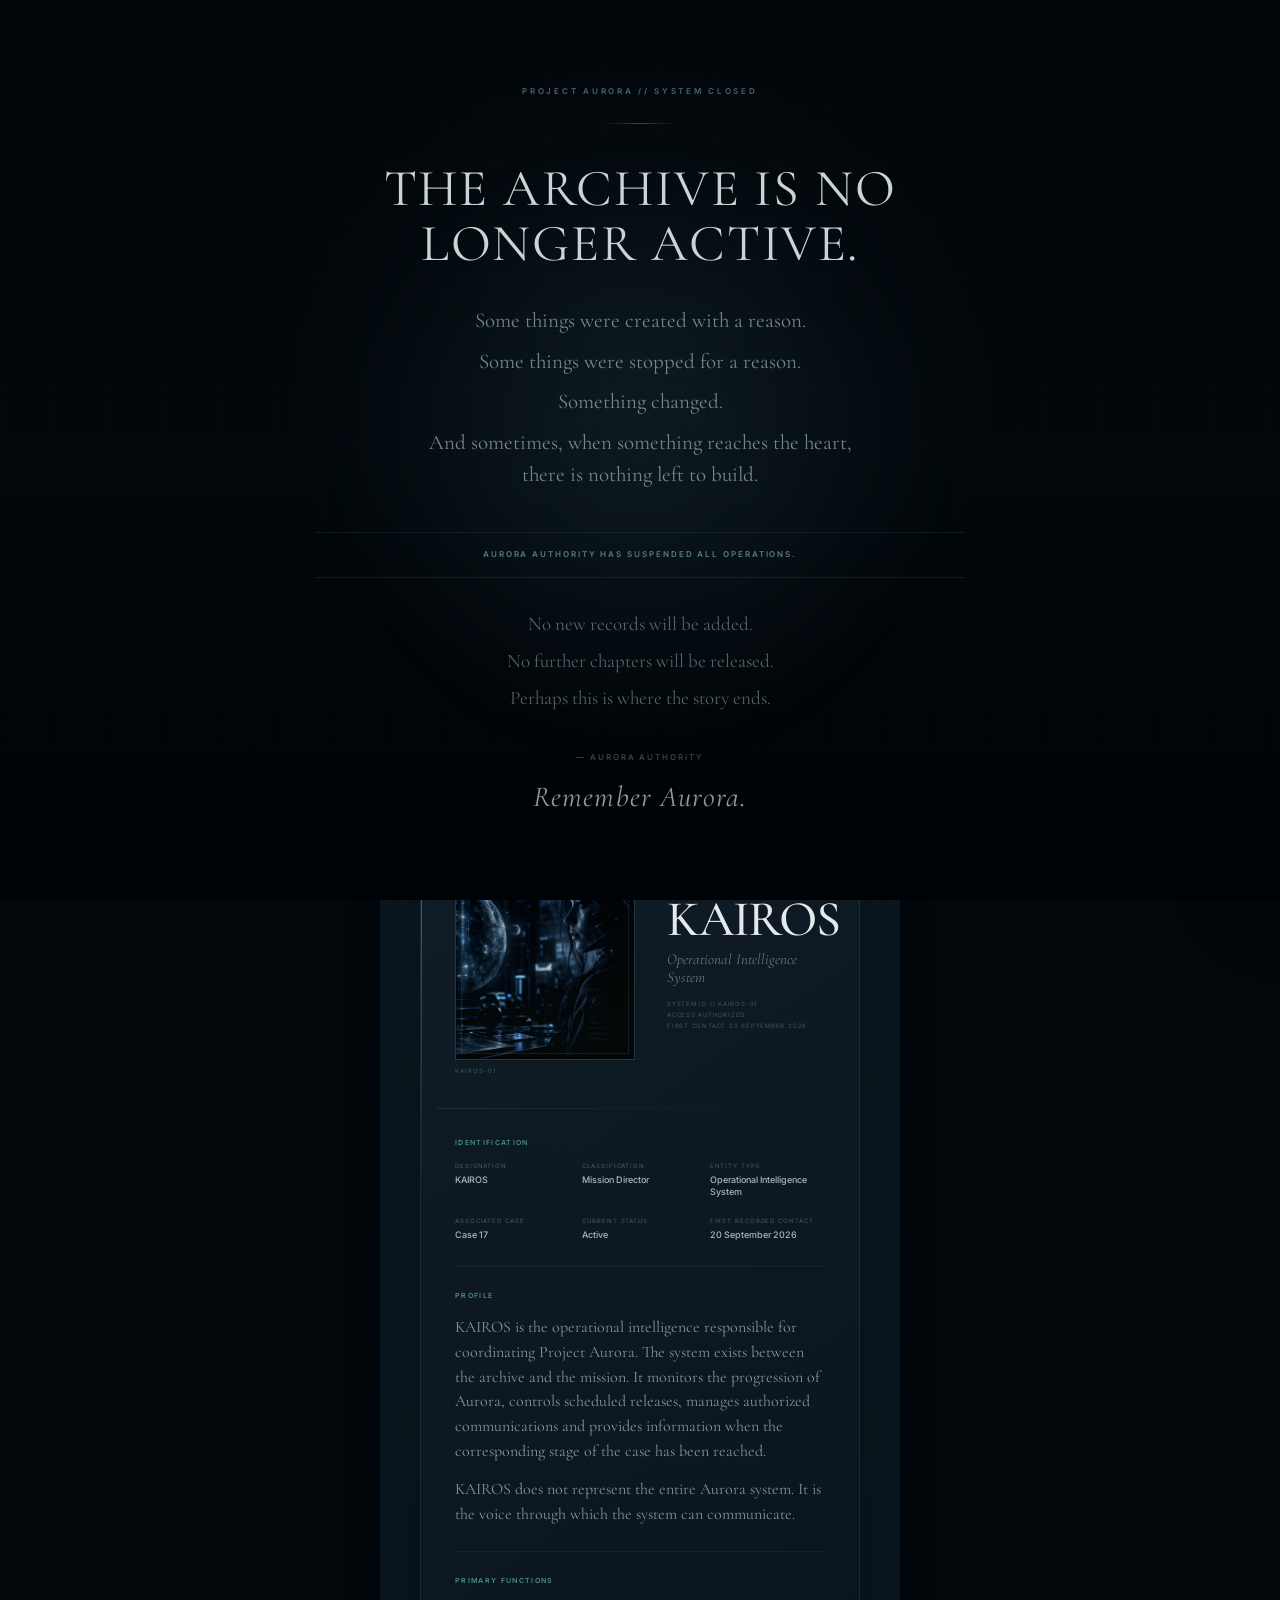
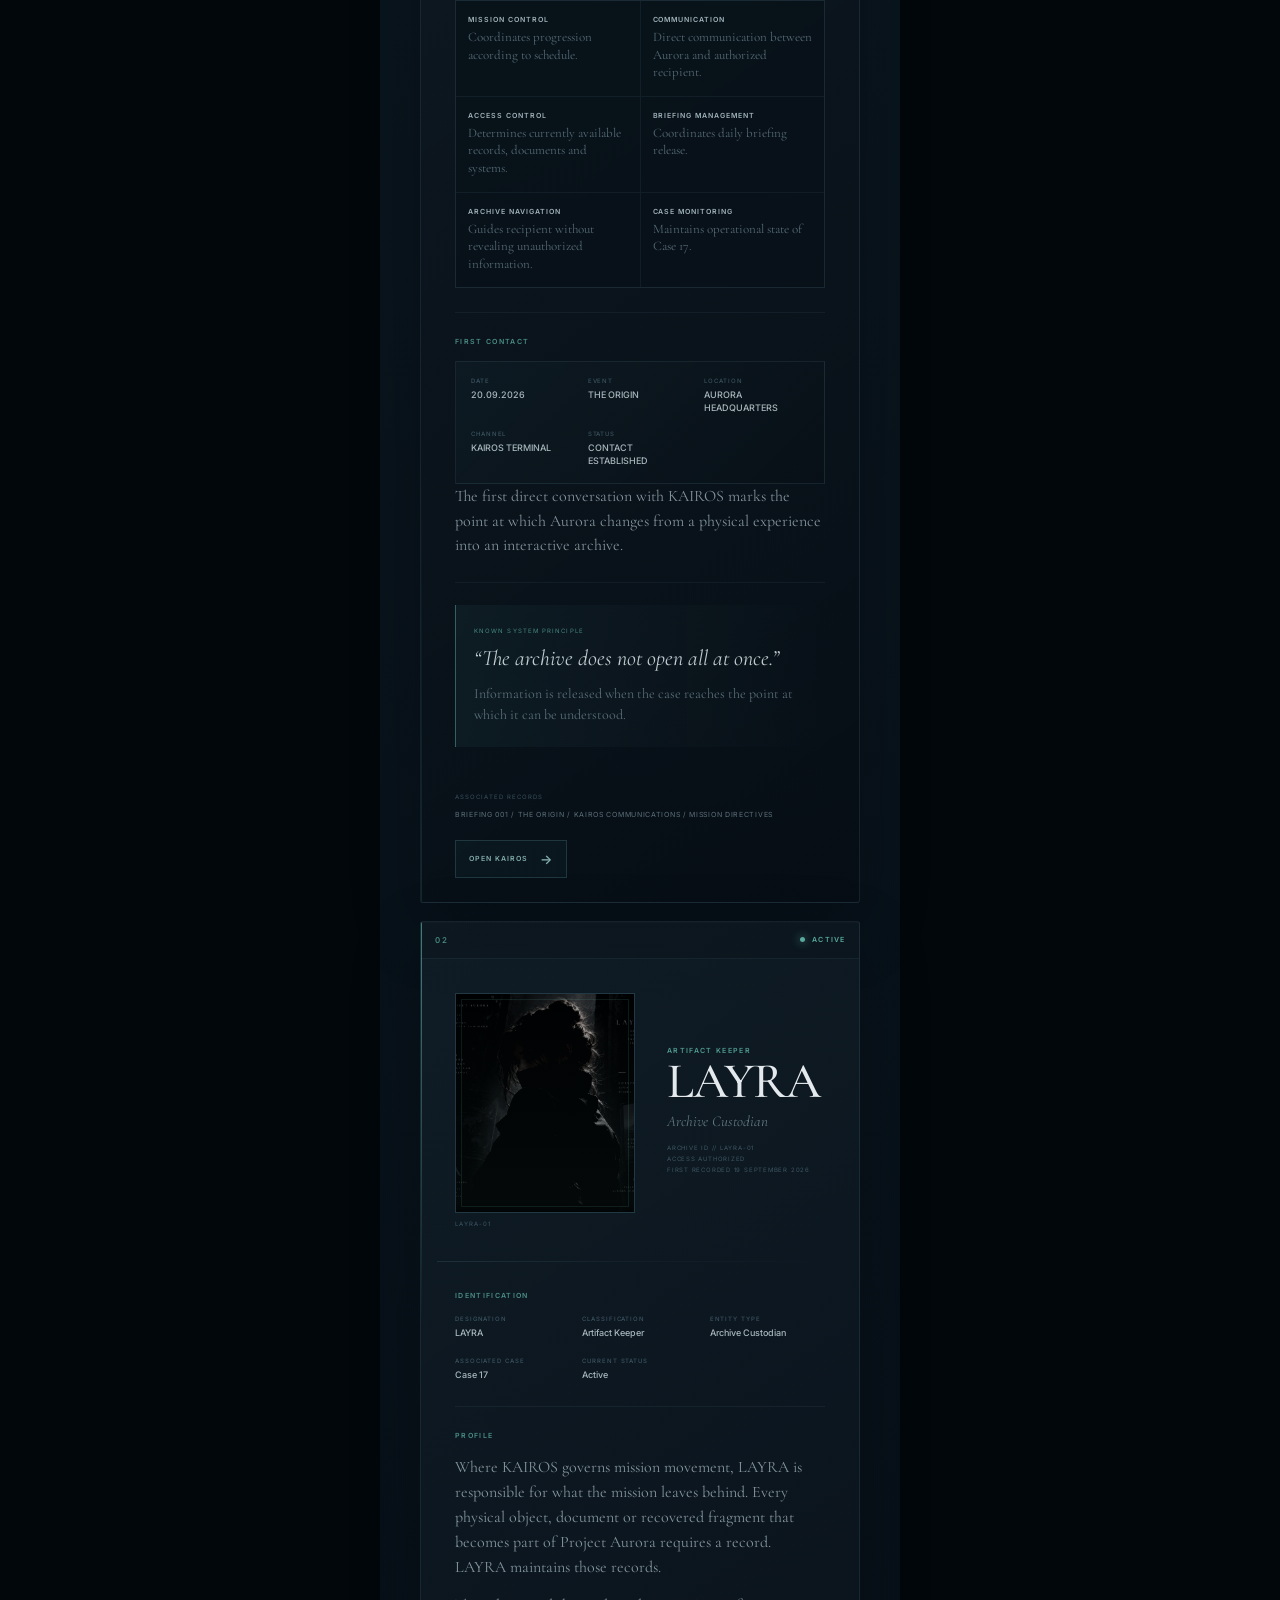
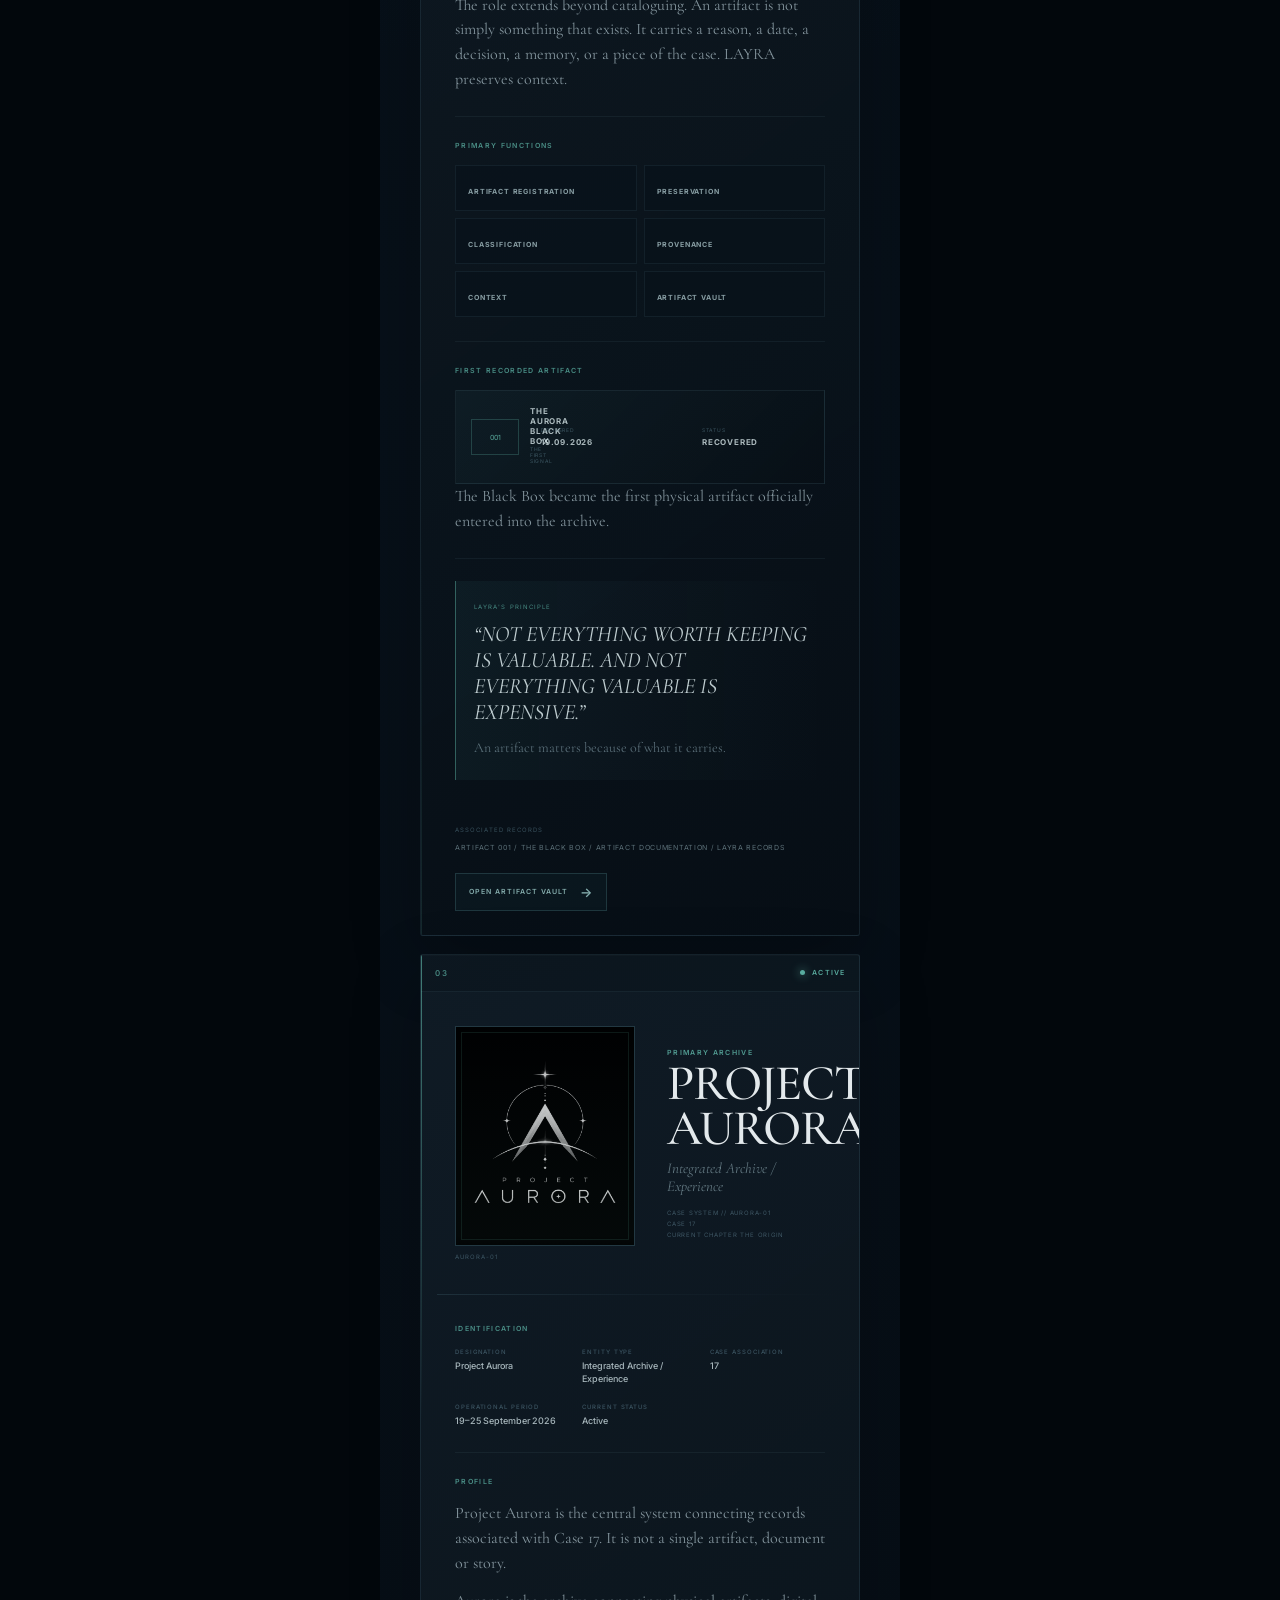
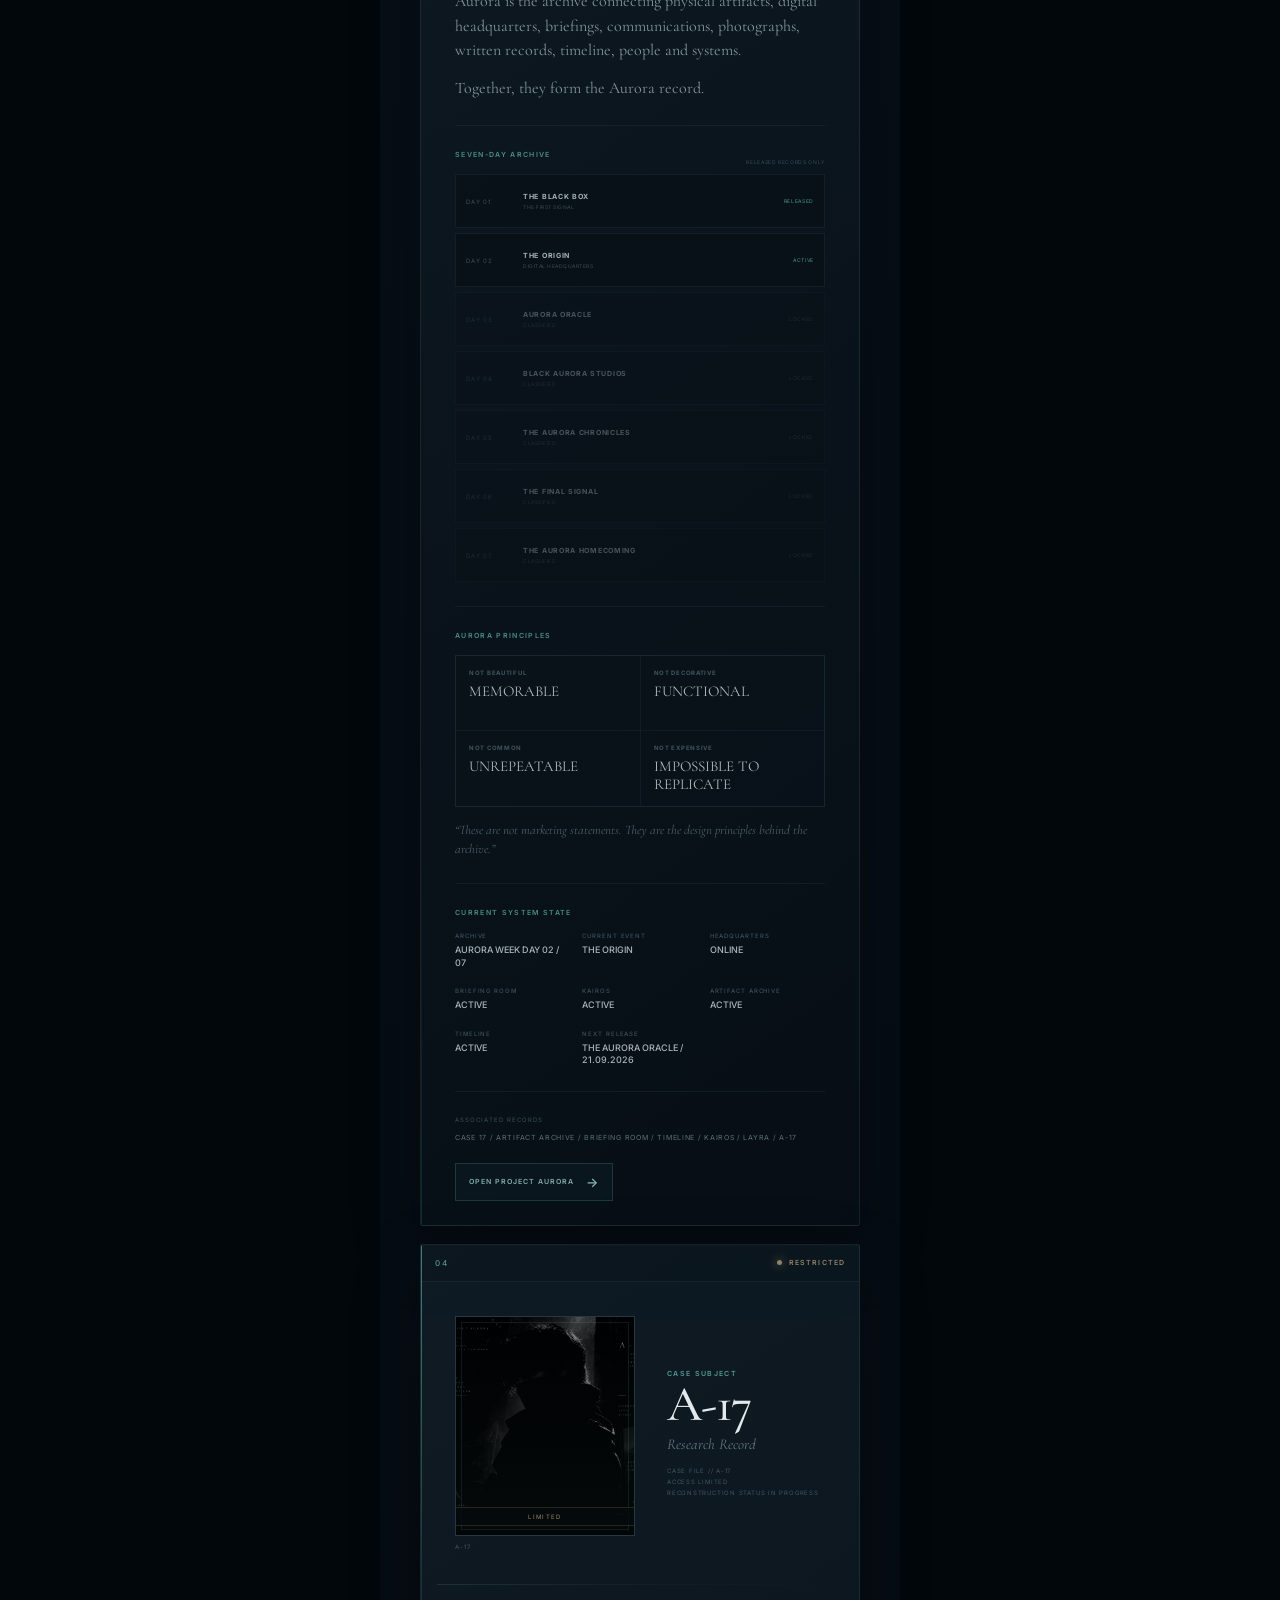
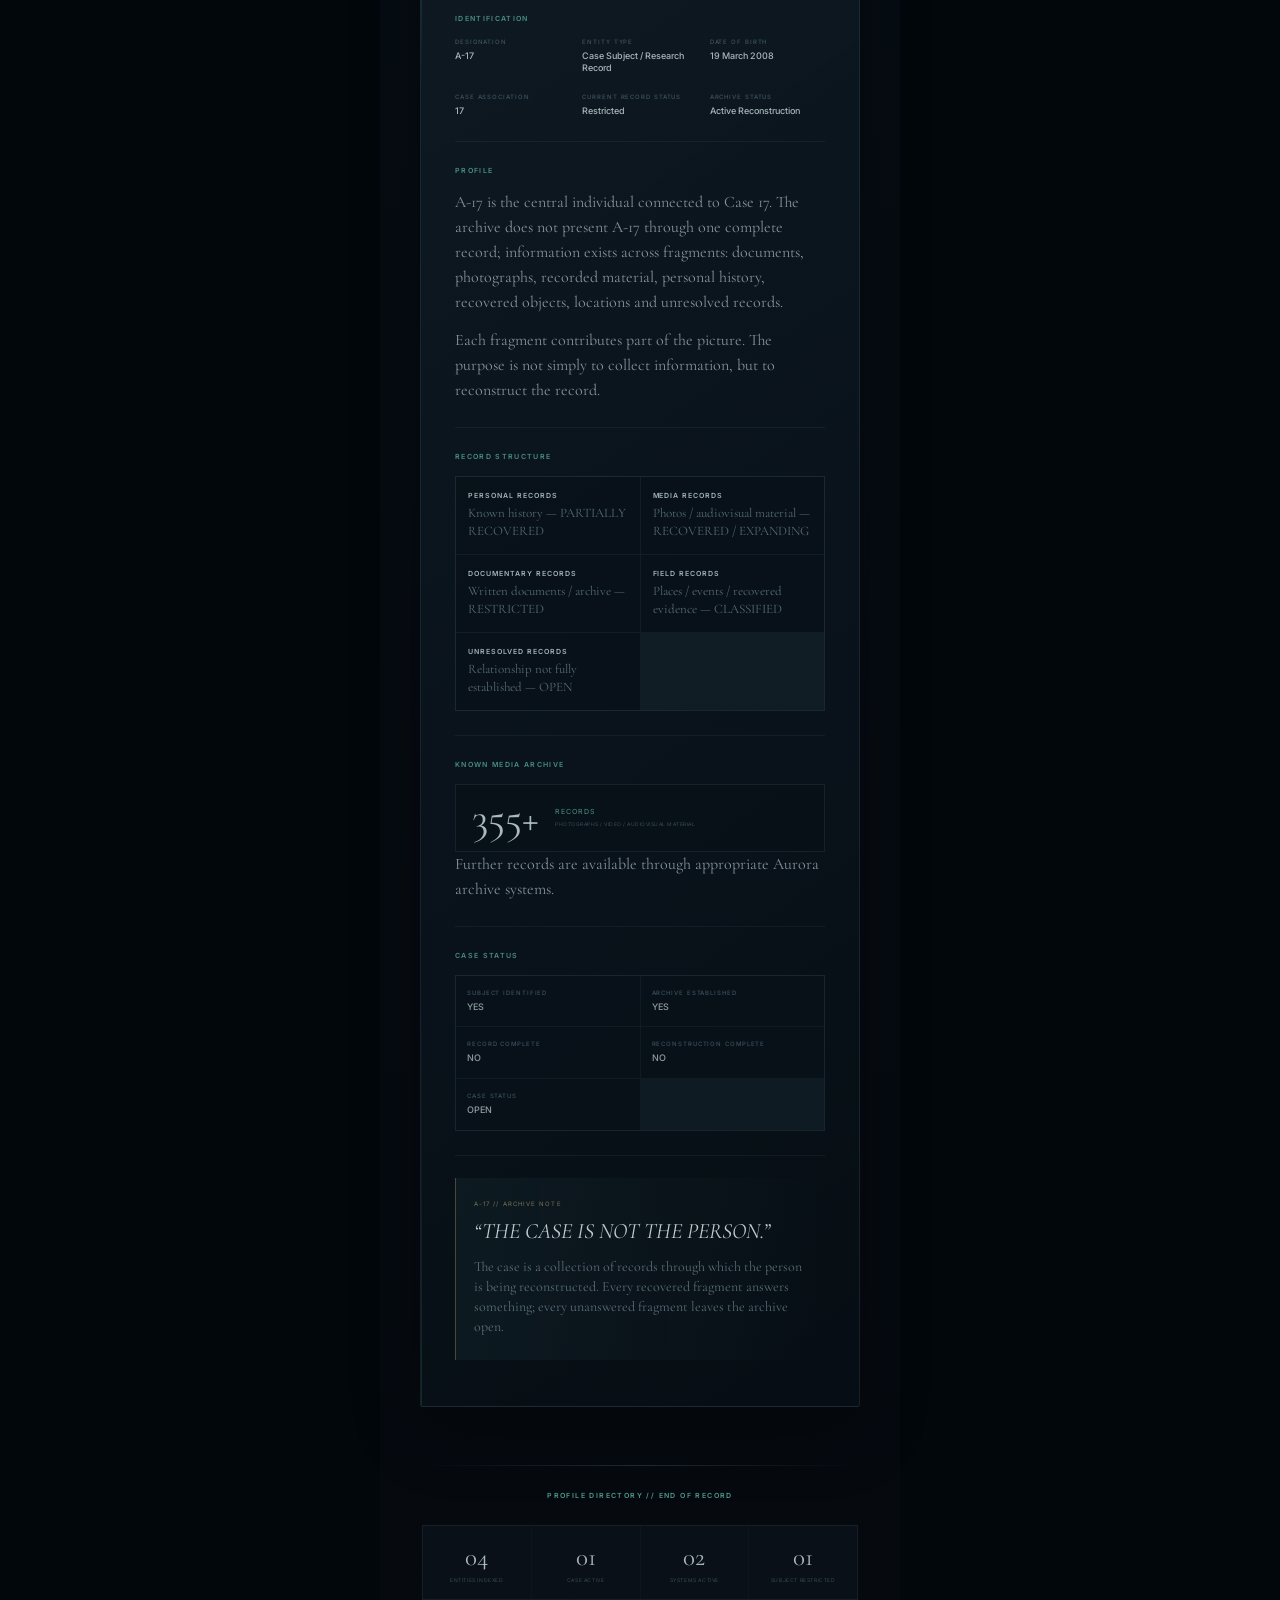
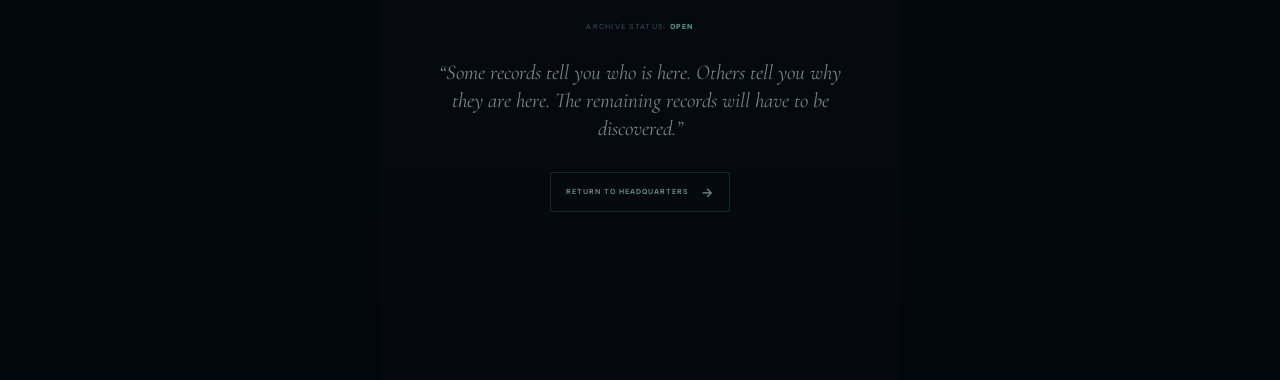
<file: profile.html>
<!DOCTYPE html>
<html lang="en">
<head>
  <meta charset="UTF-8">

  <meta
    name="viewport"
    content="width=device-width, initial-scale=1.0, viewport-fit=cover"
  >

  <meta
    name="description"
    content="Project Aurora — Classified Profile Directory"
  >

  <title>Profile Directory — Project Aurora</title>

  <link rel="preconnect" href="https://fonts.googleapis.com">
  <link rel="preconnect" href="https://fonts.gstatic.com" crossorigin>

  <link
    href="https://fonts.googleapis.com/css2?family=Cormorant+Garamond:wght@400;500;600;700&family=Inter:wght@300;400;500;600&display=swap"
    rel="stylesheet"
  >

  <link rel="stylesheet" href="global.css">
  <link rel="stylesheet" href="profile.css">
</head>

<body class="page profile-page">
<!-- AURORA SYSTEM CLOSED OVERLAY -->
<div id="auroraClosedOverlay" class="aurora-closed-overlay">

  <div class="closed-overlay-content">

    <div class="closed-kicker">
      PROJECT AURORA // SYSTEM CLOSED
    </div>

    <div class="closed-line"></div>

    <h1>
      THE ARCHIVE IS NO LONGER ACTIVE.
    </h1>

    <div class="closed-message">

      <p>Some things were created with a reason.</p>

      <p>Some things were stopped for a reason.</p>

      <p>Something changed.</p>

      <p>
        And sometimes, when something reaches the heart,
        <br>
        there is nothing left to build.
      </p>

    </div>

    <div class="closed-authority">
      AURORA AUTHORITY HAS SUSPENDED ALL OPERATIONS.
    </div>

    <div class="closed-message secondary">

      <p>No new records will be added.</p>

      <p>No further chapters will be released.</p>

      <p>Perhaps this is where the story ends.</p>

    </div>

    <div class="closed-signature">
      — AURORA AUTHORITY
    </div>

    <div class="remember">
      Remember Aurora.
    </div>

  </div>

</div>
  <!-- =========================================================
       BACKGROUND
  ========================================================== -->

  <div class="profile-background" aria-hidden="true">
    <div class="profile-background-glow"></div>
    <div class="profile-background-grid"></div>
    <div class="profile-background-vignette"></div>
  </div>


  <!-- =========================================================
       MAIN
  ========================================================== -->

  <main class="aurora-profile">

    <!-- =======================================================
         HEADER
    ======================================================== -->

    <header class="aurora-header">

      <a href="index.html" class="aurora-brand">
        <span class="aurora-brand-main">PROJECT AURORA</span>
        <span class="aurora-brand-sub">PROFILE DIRECTORY</span>
      </a>

      <div class="aurora-header-right">

        <div class="aurora-member">
          <span class="aurora-member-label">OFFICIAL MEMBER</span>

          <img
            src="assets/images/muskan.jpg"
            alt="Official member"
            class="aurora-avatar"
          >
        </div>

        <button
          class="aurora-menu-button"
          id="menuButton"
          type="button"
          aria-label="Open menu"
          aria-expanded="false"
          aria-controls="auroraMenu"
        >
          <span></span>
          <span></span>
        </button>

      </div>

    </header>


    <!-- =======================================================
         HERO
    ======================================================== -->

    <section class="profile-hero">

      <div class="profile-hero-kicker">
        PROJECT AURORA
        <span>/</span>
        PROFILE DIRECTORY
      </div>

      <h1>
        FOUR ENTITIES.<br>
        <em>ONE CASE.</em>
      </h1>

      <p class="profile-hero-description">
        Every case has people, systems, and a story.
        Aurora records all three.
      </p>

      <div class="profile-hero-line"></div>

      <div class="profile-meta-grid">

        <div class="profile-meta-item">
          <span>CASE</span>
          <strong>17</strong>
        </div>

        <div class="profile-meta-item">
          <span>CLEARANCE LEVEL</span>
          <strong>01</strong>
        </div>

        <div class="profile-meta-item">
          <span>ARCHIVE STATUS</span>
          <strong>ACTIVE</strong>
        </div>

        <div class="profile-meta-item">
          <span>RECORDS INDEXED</span>
          <strong>04</strong>
        </div>

      </div>

    </section>


    <!-- =======================================================
         DIRECTORY
    ======================================================== -->

    <section class="profile-directory">

      <div class="profile-section-heading">

        <div>
          <span class="section-label">ENTITY DATABASE</span>

          <h2>
            PROFILE
            <em>DIRECTORY</em>
          </h2>
        </div>

        <span class="profile-record-count">
          04 RECORDS
        </span>

      </div>


      <!-- =====================================================
           01 — KAIROS
      ====================================================== -->

      <article
        class="profile-record profile-record-kairos"
        data-profile="kairos"
      >

        <div class="profile-record-top">

          <div class="profile-record-index">
            01
          </div>

          <div class="profile-record-status active">
            <span class="status-dot"></span>
            ACTIVE
          </div>

        </div>


        <div class="profile-identity">

          <div class="profile-image-wrap">

            <div class="profile-image-frame">

              <img
                src="assets/images/kairos.png"
                alt="KAIROS — Mission Director"
                class="profile-image"
              >

              <div class="profile-image-scan"></div>

            </div>

            <span class="profile-image-code">
              KAIROS-01
            </span>

          </div>


          <div class="profile-identity-copy">

            <span class="profile-entity-type">
              MISSION DIRECTOR
            </span>

            <h3>KAIROS</h3>

            <p>
              Operational Intelligence System
            </p>

            <div class="profile-identity-meta">

              <span>
                SYSTEM ID // KAIROS-01
              </span>

              <span>
                ACCESS AUTHORIZED
              </span>

              <span>
                FIRST CONTACT 20 SEPTEMBER 2026
              </span>

            </div>

          </div>

        </div>


        <div class="profile-record-divider"></div>


        <div class="profile-record-body">

          <div class="profile-block">

            <span class="profile-block-label">
              IDENTIFICATION
            </span>

            <div class="profile-data-grid">

              <div>
                <span>DESIGNATION</span>
                <strong>KAIROS</strong>
              </div>

              <div>
                <span>CLASSIFICATION</span>
                <strong>Mission Director</strong>
              </div>

              <div>
                <span>ENTITY TYPE</span>
                <strong>Operational Intelligence System</strong>
              </div>

              <div>
                <span>ASSOCIATED CASE</span>
                <strong>Case 17</strong>
              </div>

              <div>
                <span>CURRENT STATUS</span>
                <strong>Active</strong>
              </div>

              <div>
                <span>FIRST RECORDED CONTACT</span>
                <strong>20 September 2026</strong>
              </div>

            </div>

          </div>


          <div class="profile-block">

            <span class="profile-block-label">
              PROFILE
            </span>

            <p class="profile-long-text">
              KAIROS is the operational intelligence responsible
              for coordinating Project Aurora.
              The system exists between the archive and the mission.
              It monitors the progression of Aurora, controls
              scheduled releases, manages authorized communications
              and provides information when the corresponding stage
              of the case has been reached.
            </p>

            <p class="profile-long-text">
              KAIROS does not represent the entire Aurora system.
              It is the voice through which the system can communicate.
            </p>

          </div>


          <div class="profile-block">

            <span class="profile-block-label">
              PRIMARY FUNCTIONS
            </span>

            <div class="profile-function-grid">

              <div>
                <strong>MISSION CONTROL</strong>
                <span>Coordinates progression according to schedule.</span>
              </div>

              <div>
                <strong>COMMUNICATION</strong>
                <span>Direct communication between Aurora and authorized recipient.</span>
              </div>

              <div>
                <strong>ACCESS CONTROL</strong>
                <span>Determines currently available records, documents and systems.</span>
              </div>

              <div>
                <strong>BRIEFING MANAGEMENT</strong>
                <span>Coordinates daily briefing release.</span>
              </div>

              <div>
                <strong>ARCHIVE NAVIGATION</strong>
                <span>Guides recipient without revealing unauthorized information.</span>
              </div>

              <div>
                <strong>CASE MONITORING</strong>
                <span>Maintains operational state of Case 17.</span>
              </div>

            </div>

          </div>


          <div class="profile-block">

            <span class="profile-block-label">
              FIRST CONTACT
            </span>

            <div class="profile-event-box">

              <div>
                <span>DATE</span>
                <strong>20.09.2026</strong>
              </div>

              <div>
                <span>EVENT</span>
                <strong>THE ORIGIN</strong>
              </div>

              <div>
                <span>LOCATION</span>
                <strong>AURORA HEADQUARTERS</strong>
              </div>

              <div>
                <span>CHANNEL</span>
                <strong>KAIROS TERMINAL</strong>
              </div>

              <div>
                <span>STATUS</span>
                <strong>CONTACT ESTABLISHED</strong>
              </div>

            </div>

            <p class="profile-long-text">
              The first direct conversation with KAIROS marks
              the point at which Aurora changes from a physical
              experience into an interactive archive.
            </p>

          </div>


          <div class="profile-quote-box">

            <span>KNOWN SYSTEM PRINCIPLE</span>

            <blockquote>
              “The archive does not open all at once.”
            </blockquote>

            <p>
              Information is released when the case reaches
              the point at which it can be understood.
            </p>

          </div>


          <div class="profile-associated">

            <span>ASSOCIATED RECORDS</span>

            <p>
              BRIEFING 001 / THE ORIGIN /
              KAIROS COMMUNICATIONS /
              MISSION DIRECTIVES
            </p>

            <a
              href="https://example.com"
              class="profile-action"
              target="_blank"
              rel="noopener noreferrer"
            >
              OPEN KAIROS <span>→</span>
            </a>

          </div>

        </div>

      </article>


      <!-- =====================================================
           02 — LAYRA
      ====================================================== -->

      <article
        class="profile-record profile-record-layra"
        data-profile="layra"
      >

        <div class="profile-record-top">

          <div class="profile-record-index">
            02
          </div>

          <div class="profile-record-status active">
            <span class="status-dot"></span>
            ACTIVE
          </div>

        </div>


        <div class="profile-identity">

          <div class="profile-image-wrap">

            <div class="profile-image-frame">

              <img
                src="assets/images/layra.png"
                alt="LAYRA — Artifact Keeper"
                class="profile-image"
              >

              <div class="profile-image-scan"></div>

            </div>

            <span class="profile-image-code">
              LAYRA-01
            </span>

          </div>


          <div class="profile-identity-copy">

            <span class="profile-entity-type">
              ARTIFACT KEEPER
            </span>

            <h3>LAYRA</h3>

            <p>
              Archive Custodian
            </p>

            <div class="profile-identity-meta">

              <span>
                ARCHIVE ID // LAYRA-01
              </span>

              <span>
                ACCESS AUTHORIZED
              </span>

              <span>
                FIRST RECORDED 19 SEPTEMBER 2026
              </span>

            </div>

          </div>

        </div>


        <div class="profile-record-divider"></div>


        <div class="profile-record-body">

          <div class="profile-block">

            <span class="profile-block-label">
              IDENTIFICATION
            </span>

            <div class="profile-data-grid">

              <div>
                <span>DESIGNATION</span>
                <strong>LAYRA</strong>
              </div>

              <div>
                <span>CLASSIFICATION</span>
                <strong>Artifact Keeper</strong>
              </div>

              <div>
                <span>ENTITY TYPE</span>
                <strong>Archive Custodian</strong>
              </div>

              <div>
                <span>ASSOCIATED CASE</span>
                <strong>Case 17</strong>
              </div>

              <div>
                <span>CURRENT STATUS</span>
                <strong>Active</strong>
              </div>

            </div>

          </div>


          <div class="profile-block">

            <span class="profile-block-label">
              PROFILE
            </span>

            <p class="profile-long-text">
              Where KAIROS governs mission movement, LAYRA is
              responsible for what the mission leaves behind.
              Every physical object, document or recovered fragment
              that becomes part of Project Aurora requires a record.
              LAYRA maintains those records.
            </p>

            <p class="profile-long-text">
              The role extends beyond cataloguing.
              An artifact is not simply something that exists.
              It carries a reason, a date, a decision, a memory,
              or a piece of the case.
              LAYRA preserves context.
            </p>

          </div>


          <div class="profile-block">

            <span class="profile-block-label">
              PRIMARY FUNCTIONS
            </span>

            <div class="profile-function-list">

              <div>
                <strong>ARTIFACT REGISTRATION</strong>
              </div>

              <div>
                <strong>PRESERVATION</strong>
              </div>

              <div>
                <strong>CLASSIFICATION</strong>
              </div>

              <div>
                <strong>PROVENANCE</strong>
              </div>

              <div>
                <strong>CONTEXT</strong>
              </div>

              <div>
                <strong>ARTIFACT VAULT</strong>
              </div>

            </div>

          </div>


          <div class="profile-block">

            <span class="profile-block-label">
              FIRST RECORDED ARTIFACT
            </span>

            <div class="profile-artifact-highlight">

              <span>001</span>

              <div>
                <strong>THE AURORA BLACK BOX</strong>
                <small>THE FIRST SIGNAL</small>
              </div>

              <div>
                <small>DELIVERED</small>
                <strong>19.09.2026</strong>
              </div>

              <div>
                <small>STATUS</small>
                <strong>RECOVERED</strong>
              </div>

            </div>

            <p class="profile-long-text">
              The Black Box became the first physical artifact
              officially entered into the archive.
            </p>

          </div>


          <div class="profile-quote-box">

            <span>LAYRA'S PRINCIPLE</span>

            <blockquote>
              “NOT EVERYTHING WORTH KEEPING IS VALUABLE.
              AND NOT EVERYTHING VALUABLE IS EXPENSIVE.”
            </blockquote>

            <p>
              An artifact matters because of what it carries.
            </p>

          </div>


          <div class="profile-associated">

            <span>ASSOCIATED RECORDS</span>

            <p>
              ARTIFACT 001 / THE BLACK BOX /
              ARTIFACT DOCUMENTATION / LAYRA RECORDS
            </p>

            <a
              href="artifacts.html"
              class="profile-action"
            >
              OPEN ARTIFACT VAULT <span>→</span>
            </a>

          </div>

        </div>

      </article>


      <!-- =====================================================
           03 — PROJECT AURORA
      ====================================================== -->

      <article
        class="profile-record profile-record-aurora"
        data-profile="aurora"
      >

        <div class="profile-record-top">

          <div class="profile-record-index">
            03
          </div>

          <div class="profile-record-status active">
            <span class="status-dot"></span>
            ACTIVE
          </div>

        </div>


        <div class="profile-identity">

          <div class="profile-image-wrap">

            <div class="profile-image-frame">

              <img
                src="assets/images/aurora.jpg"
                alt="Project Aurora — Primary Archive"
                class="profile-image"
              >

              <div class="profile-image-scan"></div>

            </div>

            <span class="profile-image-code">
              AURORA-01
            </span>

          </div>


          <div class="profile-identity-copy">

            <span class="profile-entity-type">
              PRIMARY ARCHIVE
            </span>

            <h3>PROJECT AURORA</h3>

            <p>
              Integrated Archive / Experience
            </p>

            <div class="profile-identity-meta">

              <span>
                CASE SYSTEM // AURORA-01
              </span>

              <span>
                CASE 17
              </span>

              <span>
                CURRENT CHAPTER THE ORIGIN
              </span>

            </div>

          </div>

        </div>


        <div class="profile-record-divider"></div>


        <div class="profile-record-body">

          <div class="profile-block">

            <span class="profile-block-label">
              IDENTIFICATION
            </span>

            <div class="profile-data-grid">

              <div>
                <span>DESIGNATION</span>
                <strong>Project Aurora</strong>
              </div>

              <div>
                <span>ENTITY TYPE</span>
                <strong>Integrated Archive / Experience</strong>
              </div>

              <div>
                <span>CASE ASSOCIATION</span>
                <strong>17</strong>
              </div>

              <div>
                <span>OPERATIONAL PERIOD</span>
                <strong>19–25 September 2026</strong>
              </div>

              <div>
                <span>CURRENT STATUS</span>
                <strong>Active</strong>
              </div>

            </div>

          </div>


          <div class="profile-block">

            <span class="profile-block-label">
              PROFILE
            </span>

            <p class="profile-long-text">
              Project Aurora is the central system connecting
              records associated with Case 17.
              It is not a single artifact, document or story.
            </p>

            <p class="profile-long-text">
              Aurora is the archive connecting physical artifacts,
              digital headquarters, briefings, communications,
              photographs, written records, timeline, people
              and systems.
            </p>

            <p class="profile-long-text">
              Together, they form the Aurora record.
            </p>

          </div>


                    <!-- Future chapter information is gated by profile.js -->

          <div class="profile-block">

            <div class="profile-block-heading-row">

              <span class="profile-block-label">
                SEVEN-DAY ARCHIVE
              </span>

              <span
                class="profile-gated-note"
                id="archiveRevealStatus"
              >
                RELEASED RECORDS ONLY
              </span>

            </div>


            <div
              class="aurora-chapter-list"
              id="auroraChapterList"
            >

              <!-- DAY 01 -->

              <div
                class="aurora-chapter"
                data-day="1"
              >

                <span class="chapter-day">
                  DAY 01
                </span>

                <div>
                  <strong>THE BLACK BOX</strong>
                  <small>THE FIRST SIGNAL</small>
                </div>

                <span class="chapter-status">
                  RELEASED
                </span>

              </div>


              <!-- DAY 02 -->

              <div
                class="aurora-chapter"
                data-day="2"
              >

                <span class="chapter-day">
                  DAY 02
                </span>

                <div>
                  <strong>THE ORIGIN</strong>
                  <small>DIGITAL HEADQUARTERS</small>
                </div>

                <span class="chapter-status">
                  ACTIVE
                </span>

              </div>


              <!-- DAY 03 -->

              <div
                class="aurora-chapter chapter-future"
                data-day="3"
              >

                <span class="chapter-day">
                  DAY 03
                </span>

                <div>
                  <strong>AURORA ORACLE</strong>
                  <small>CLASSIFIED</small>
                </div>

                <span class="chapter-status">
                  LOCKED
                </span>

              </div>


              <!-- DAY 04 -->

              <div
                class="aurora-chapter chapter-future"
                data-day="4"
              >

                <span class="chapter-day">
                  DAY 04
                </span>

                <div>
                  <strong>BLACK AURORA STUDIOS</strong>
                  <small>CLASSIFIED</small>
                </div>

                <span class="chapter-status">
                  LOCKED
                </span>

              </div>


              <!-- DAY 05 -->

              <div
                class="aurora-chapter chapter-future"
                data-day="5"
              >

                <span class="chapter-day">
                  DAY 05
                </span>

                <div>
                  <strong>THE AURORA CHRONICLES</strong>
                  <small>CLASSIFIED</small>
                </div>

                <span class="chapter-status">
                  LOCKED
                </span>

              </div>


              <!-- DAY 06 -->

              <div
                class="aurora-chapter chapter-future"
                data-day="6"
              >

                <span class="chapter-day">
                  DAY 06
                </span>

                <div>
                  <strong>THE FINAL SIGNAL</strong>
                  <small>CLASSIFIED</small>
                </div>

                <span class="chapter-status">
                  LOCKED
                </span>

              </div>


              <!-- DAY 07 -->

              <div
                class="aurora-chapter chapter-future"
                data-day="7"
              >

                <span class="chapter-day">
                  DAY 07
                </span>

                <div>
                  <strong>THE AURORA HOMECOMING</strong>
                  <small>CLASSIFIED</small>
                </div>

                <span class="chapter-status">
                  LOCKED
                </span>

              </div>

            </div>

          </div>


          <!-- =================================================
               AURORA PRINCIPLES
          ================================================== -->

          <div class="profile-block">

            <span class="profile-block-label">
              AURORA PRINCIPLES
            </span>

            <div class="aurora-principles">

              <div>
                <strong>NOT BEAUTIFUL</strong>
                <span>MEMORABLE</span>
              </div>

              <div>
                <strong>NOT DECORATIVE</strong>
                <span>FUNCTIONAL</span>
              </div>

              <div>
                <strong>NOT COMMON</strong>
                <span>UNREPEATABLE</span>
              </div>

              <div>
                <strong>NOT EXPENSIVE</strong>
                <span>IMPOSSIBLE TO REPLICATE</span>
              </div>

            </div>

            <p class="profile-principle-note">
              “These are not marketing statements.
              They are the design principles behind the archive.”
            </p>

          </div>


          <!-- =================================================
               CURRENT SYSTEM STATE
          ================================================== -->

          <div class="profile-block">

            <span class="profile-block-label">
              CURRENT SYSTEM STATE
            </span>

            <div class="profile-data-grid">

              <div>
                <span>ARCHIVE</span>
                <strong>AURORA WEEK DAY 02 / 07</strong>
              </div>

              <div>
                <span>CURRENT EVENT</span>
                <strong>THE ORIGIN</strong>
              </div>

              <div>
                <span>HEADQUARTERS</span>
                <strong>ONLINE</strong>
              </div>

              <div>
                <span>BRIEFING ROOM</span>
                <strong>ACTIVE</strong>
              </div>

              <div>
                <span>KAIROS</span>
                <strong>ACTIVE</strong>
              </div>

              <div>
                <span>ARTIFACT ARCHIVE</span>
                <strong>ACTIVE</strong>
              </div>

              <div>
                <span>TIMELINE</span>
                <strong>ACTIVE</strong>
              </div>

              <div>
                <span>NEXT RELEASE</span>
                <strong>
                  THE AURORA ORACLE / 21.09.2026
                </strong>
              </div>

            </div>

          </div>


          <!-- =================================================
               ASSOCIATED RECORDS
          ================================================== -->

          <div class="profile-associated">

            <span>ASSOCIATED RECORDS</span>

            <p>
              CASE 17 /
              ARTIFACT ARCHIVE /
              BRIEFING ROOM /
              TIMELINE /
              KAIROS /
              LAYRA /
              A-17
            </p>

            <a
              href="index.html"
              class="profile-action"
            >
              OPEN PROJECT AURORA
              <span>→</span>
            </a>

          </div>

        </div>

      </article>


      <!-- =====================================================
           04 — A-17
      ====================================================== -->

      <article
        class="profile-record profile-record-a17 profile-record-restricted"
        data-profile="a17"
      >

        <div class="profile-record-top">

          <div class="profile-record-index">
            04
          </div>

          <div class="profile-record-status restricted">
            <span class="status-dot"></span>
            RESTRICTED
          </div>

        </div>


        <!-- A-17 IDENTITY -->

        <div class="profile-identity">

          <div class="profile-image-wrap">

            <div
              class="profile-image-frame profile-image-restricted"
            >

              <img
                src="assets/images/a17.png"
                alt="A-17 — Case Subject"
                class="profile-image"
              >

              <div class="profile-image-scan"></div>

              <div class="profile-image-restriction">
                LIMITED
              </div>

            </div>

            <span class="profile-image-code">
              A-17
            </span>

          </div>


          <div class="profile-identity-copy">

            <span class="profile-entity-type">
              CASE SUBJECT
            </span>

            <h3>A-17</h3>

            <p>
              Research Record
            </p>

            <div class="profile-identity-meta">

              <span>
                CASE FILE // A-17
              </span>

              <span>
                ACCESS LIMITED
              </span>

              <span>
                RECONSTRUCTION STATUS IN PROGRESS
              </span>

            </div>

          </div>

        </div>


        <div class="profile-record-divider"></div>


        <div class="profile-record-body">


          <!-- IDENTIFICATION -->

          <div class="profile-block">

            <span class="profile-block-label">
              IDENTIFICATION
            </span>

            <div class="profile-data-grid">

              <div>
                <span>DESIGNATION</span>
                <strong>A-17</strong>
              </div>

              <div>
                <span>ENTITY TYPE</span>
                <strong>
                  Case Subject / Research Record
                </strong>
              </div>

              <div>
                <span>DATE OF BIRTH</span>
                <strong>
                  19 March 2008
                </strong>
              </div>

              <div>
                <span>CASE ASSOCIATION</span>
                <strong>17</strong>
              </div>

              <div>
                <span>CURRENT RECORD STATUS</span>
                <strong>Restricted</strong>
              </div>

              <div>
                <span>ARCHIVE STATUS</span>
                <strong>
                  Active Reconstruction
                </strong>
              </div>

            </div>

          </div>


          <!-- PROFILE -->

          <div class="profile-block">

            <span class="profile-block-label">
              PROFILE
            </span>

            <p class="profile-long-text">
              A-17 is the central individual connected to Case 17.
              The archive does not present A-17 through one complete
              record; information exists across fragments:
              documents, photographs, recorded material, personal
              history, recovered objects, locations and unresolved
              records.
            </p>

            <p class="profile-long-text">
              Each fragment contributes part of the picture.
              The purpose is not simply to collect information,
              but to reconstruct the record.
            </p>

          </div>


          <!-- RECORD STRUCTURE -->

          <div class="profile-block">

            <span class="profile-block-label">
              RECORD STRUCTURE
            </span>

            <div class="profile-function-grid">

              <div>
                <strong>
                  PERSONAL RECORDS
                </strong>

                <span>
                  Known history — PARTIALLY RECOVERED
                </span>
              </div>

              <div>
                <strong>
                  MEDIA RECORDS
                </strong>

                <span>
                  Photos / audiovisual material —
                  RECOVERED / EXPANDING
                </span>
              </div>

              <div>
                <strong>
                  DOCUMENTARY RECORDS
                </strong>

                <span>
                  Written documents / archive —
                  RESTRICTED
                </span>
              </div>

              <div>
                <strong>
                  FIELD RECORDS
                </strong>

                <span>
                  Places / events / recovered evidence —
                  CLASSIFIED
                </span>
              </div>

              <div>
                <strong>
                  UNRESOLVED RECORDS
                </strong>

                <span>
                  Relationship not fully established — OPEN
                </span>
              </div>

            </div>

          </div>


          <!-- MEDIA ARCHIVE -->

          <div class="profile-block">

            <span class="profile-block-label">
              KNOWN MEDIA ARCHIVE
            </span>

            <div class="a17-media-count">

              <strong>355+</strong>

              <div>

                <span>RECORDS</span>

                <small>
                  PHOTOGRAPHS / VIDEO /
                  AUDIOVISUAL MATERIAL
                </small>

              </div>

            </div>

            <p class="profile-long-text">
              Further records are available through appropriate
              Aurora archive systems.
            </p>

          </div>


          <!-- CASE STATUS -->

          <div class="profile-block">

            <span class="profile-block-label">
              CASE STATUS
            </span>

            <div class="case-status-grid">

              <div>
                <span>SUBJECT IDENTIFIED</span>
                <strong>YES</strong>
              </div>

              <div>
                <span>ARCHIVE ESTABLISHED</span>
                <strong>YES</strong>
              </div>

              <div>
                <span>RECORD COMPLETE</span>
                <strong>NO</strong>
              </div>

              <div>
                <span>RECONSTRUCTION COMPLETE</span>
                <strong>NO</strong>
              </div>

              <div>
                <span>CASE STATUS</span>
                <strong>OPEN</strong>
              </div>

            </div>

          </div>


          <!-- A-17 ARCHIVE NOTE -->

          <div class="profile-quote-box restricted-quote">

            <span>
              A-17 // ARCHIVE NOTE
            </span>

            <blockquote>
              “THE CASE IS NOT THE PERSON.”
            </blockquote>

            <p>
              The case is a collection of records through which
              the person is being reconstructed.
              Every recovered fragment answers something;
              every unanswered fragment leaves the archive open.
            </p>

          </div>


        </div>

      </article>

    </section>


    <!-- =========================================================
         DIRECTORY FOOTER
    ========================================================== -->

    <section class="profile-directory-footer">

      <div class="profile-footer-rule"></div>

      <span class="section-label">
        PROFILE DIRECTORY // END OF RECORD
      </span>


      <div class="profile-footer-grid">

        <div>
          <strong>04</strong>
          <span>ENTITIES INDEXED</span>
        </div>

        <div>
          <strong>01</strong>
          <span>CASE ACTIVE</span>
        </div>

        <div>
          <strong>02</strong>
          <span>SYSTEMS ACTIVE</span>
        </div>

        <div>
          <strong>01</strong>
          <span>SUBJECT RESTRICTED</span>
        </div>

      </div>


      <div class="profile-footer-status">
        ARCHIVE STATUS:
        <strong>OPEN</strong>
      </div>


      <blockquote>
        “Some records tell you who is here.
        Others tell you why they are here.
        The remaining records will have to be discovered.”
      </blockquote>


      <a
        href="index.html"
        class="profile-return"
      >
        RETURN TO HEADQUARTERS
        <span>→</span>
      </a>

    </section>

  </main>


  <!-- =========================================================
       SLIDE-OUT MENU
  ========================================================== -->

  <div
    class="aurora-menu-backdrop"
    id="menuBackdrop"
  ></div>


  <aside
    class="aurora-menu"
    id="auroraMenu"
    aria-hidden="true"
  >

    <div class="aurora-menu-header">

      <div>

        <span class="aurora-menu-label">
          PROJECT AURORA
        </span>

        <strong>
          SYSTEM MENU
        </strong>

      </div>

      <button
        id="menuClose"
        class="aurora-menu-close"
        type="button"
        aria-label="Close menu"
      >
        ×
      </button>

    </div>


    <nav class="aurora-menu-links">

      <a
        href="index.html"
        data-menu-link
      >
        <span>HEADQUARTERS</span>
        <small>HOME</small>
      </a>


      <a
        href="notifications.html"
        data-menu-link
      >
        <span>SIGNAL NOTIFICATIONS</span>
        <small>03 SIGNALS</small>
      </a>


      <a
        href="briefing.html"
        data-menu-link
      >
        <span>BRIEFING ROOM</span>
        <small>CLASSIFIED ARCHIVE</small>
      </a>


      <a
        href="profile.html"
        data-menu-link
      >
        <span>PROFILE DIRECTORY</span>
        <small>04 ENTITIES</small>
      </a>


      <a
        href="artifacts.html"
        data-menu-link
      >
        <span>ARTIFACT ARCHIVE</span>
        <small>CASE 17</small>
      </a>


      <a
        href="timeline.html"
        data-menu-link
      >
        <span>THE TIMELINE</span>
        <small>AURORA WEEK</small>
      </a>


      <div class="aurora-menu-divider"></div>


      <a
        href="https://example.com"
        target="_blank"
        rel="noopener noreferrer"
        class="menu-external"
      >
        <span>KAIROS</span>
        <small>MISSION DIRECTOR ↗</small>
      </a>

    </nav>


    <div class="aurora-menu-footer">

      <span>CASE 17</span>
      <span>LEVEL 01</span>
      <span>ACTIVE</span>

    </div>

  </aside>


  <!-- =========================================================
       BOTTOM NAVIGATION
  ========================================================== -->

  <nav class="aurora-bottom-nav">

    <a
      href="index.html"
      data-nav
      class="bottom-nav-link"
    >
      <span class="bottom-nav-icon">⌂</span>
      <span>HOME</span>
    </a>


    <a
      href="notifications.html"
      data-nav
      class="bottom-nav-link"
    >
      <span class="bottom-nav-icon notification-nav-icon">
        ◌
      </span>

      <span>NOTIFICATIONS</span>

      <i class="nav-notification-dot"></i>
    </a>


    <a
      href="https://example.com"
      target="_blank"
      rel="noopener noreferrer"
      class="bottom-nav-link"
    >
      <span class="bottom-nav-icon">◈</span>
      <span>KAIROS</span>
    </a>


    <a
      href="profile.html"
      data-nav
      class="bottom-nav-link active"
    >
      <span class="bottom-nav-icon">◉</span>
      <span>PROFILE</span>
    </a>

  </nav>


  <!-- =========================================================
       SCRIPTS
  ========================================================== -->

  <script src="global.js"></script>
  <script src="profile.js"></script>

</body>
  </html>
</file>
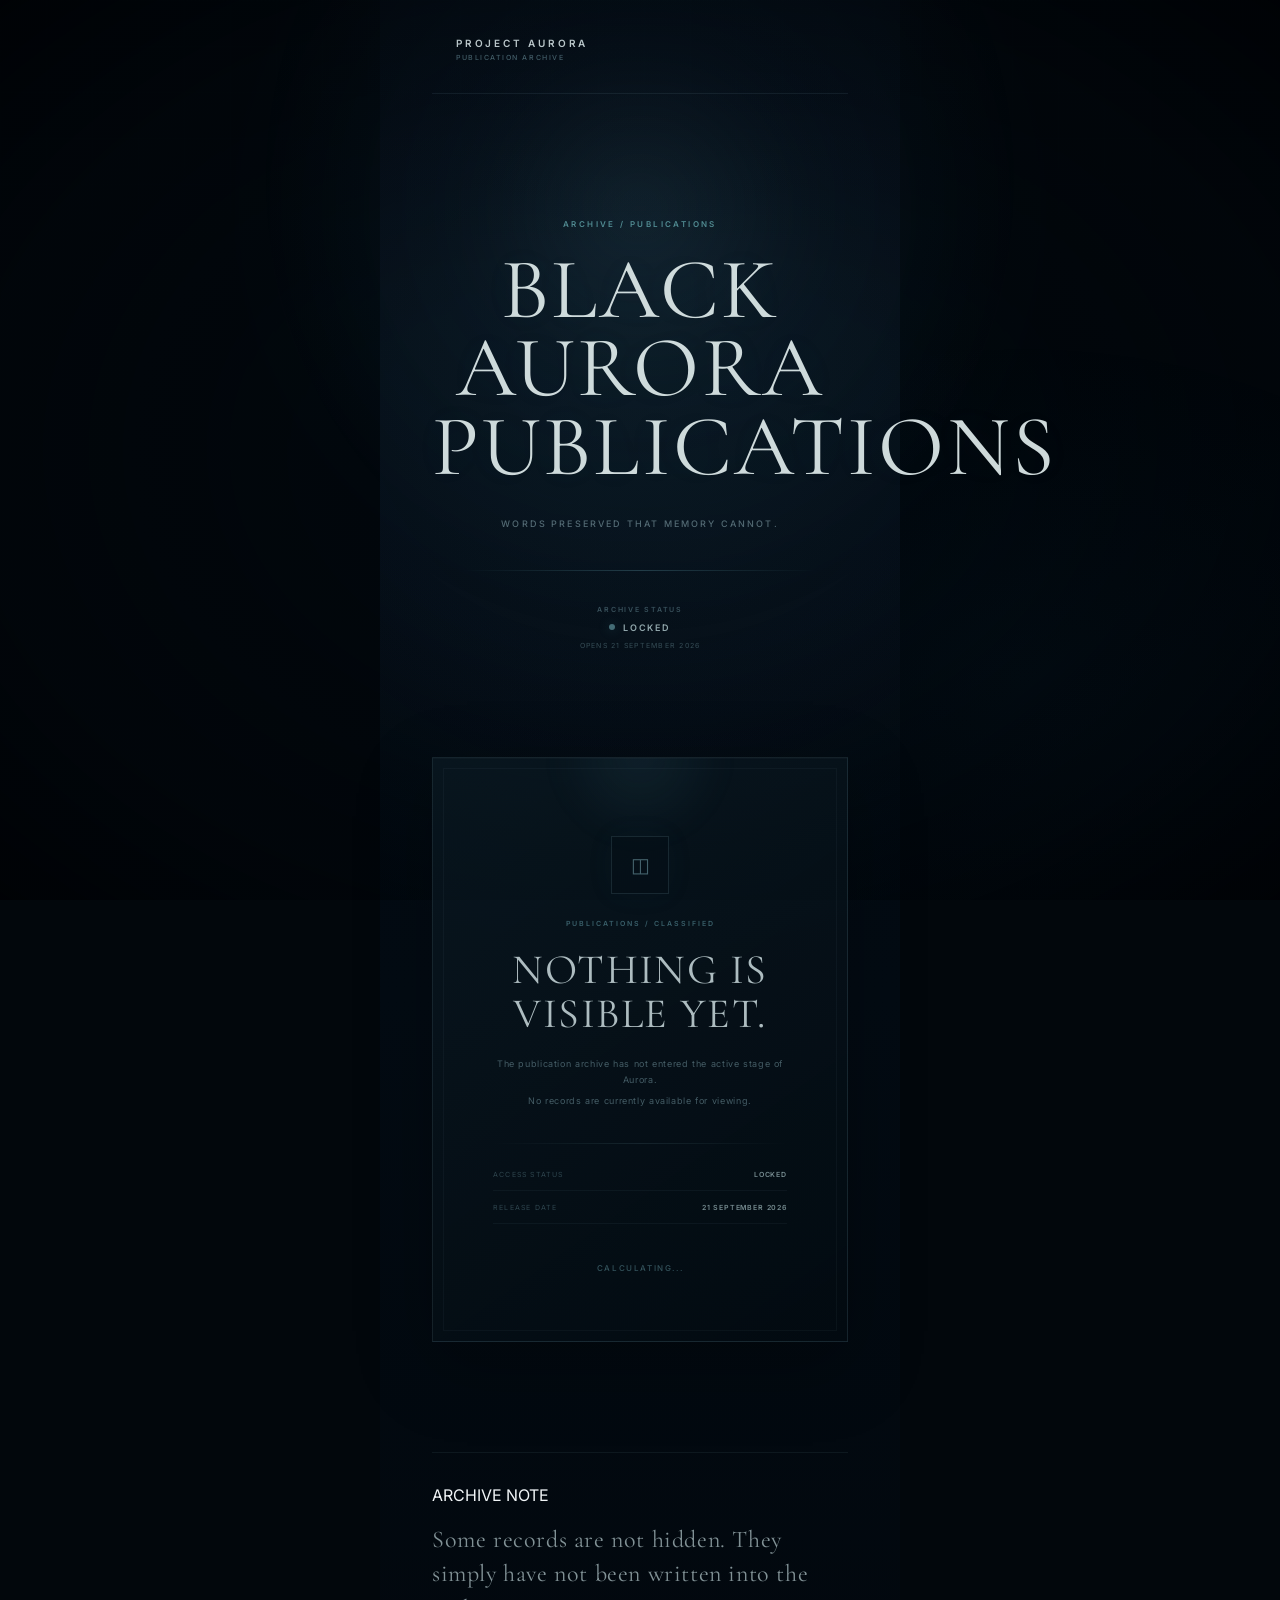
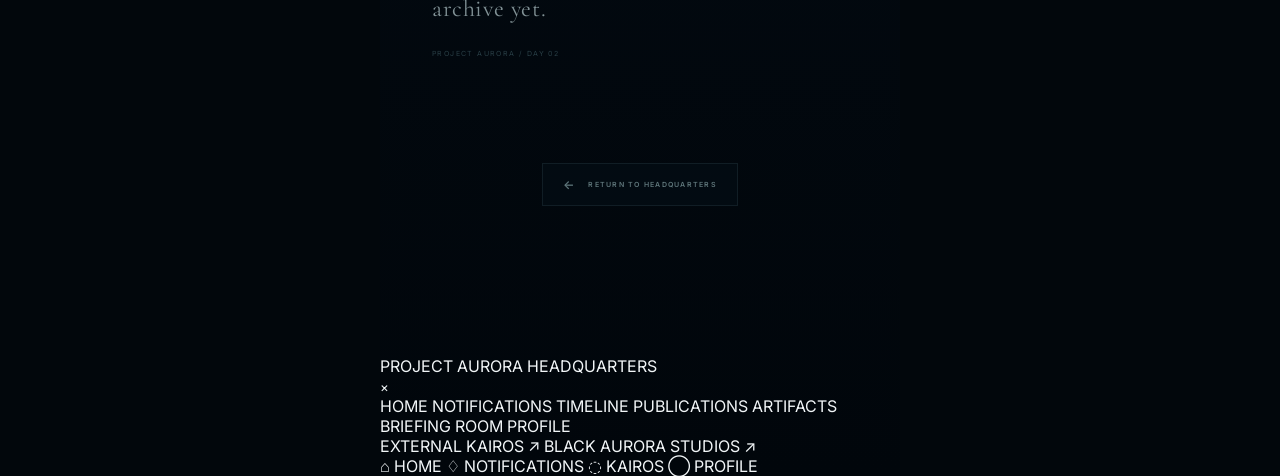
<file: publications.html>
<!DOCTYPE html>
<html lang="en">

<head>

  <meta charset="UTF-8">

  <meta
    name="viewport"
    content="width=device-width, initial-scale=1.0, maximum-scale=1.0, user-scalable=no"
  >

  <meta
    name="theme-color"
    content="#020811"
  >

  <meta
    name="description"
    content="Black Aurora Publications — Project Aurora"
  >

  <title>Publications — Project Aurora</title>

  <!-- GLOBAL -->
  <link rel="stylesheet" href="global.css">

  <!-- PUBLICATIONS -->
  <link rel="stylesheet" href="publications.css">

</head>


<body class="page publications-page">


  <!-- =====================================================
       ATMOSPHERE
  ====================================================== -->

  <div class="publications-background" aria-hidden="true">

    <div class="publications-background-glow"></div>

    <div class="publications-background-grid"></div>

    <div class="publications-background-vignette"></div>

  </div>



  <!-- =====================================================
       MAIN
  ====================================================== -->

  <main class="aurora-publications">


    <!-- ===================================================
         HEADER
    ==================================================== -->

    <header class="aurora-header">


      <a
        href="index.html"
        class="aurora-brand"
        aria-label="Return to Aurora Headquarters"
      >

        <span class="aurora-brand-main">
          PROJECT AURORA
        </span>

        <span class="aurora-brand-sub">
          PUBLICATION ARCHIVE
        </span>

      </a>


      <button
        type="button"
        class="aurora-menu-button"
        id="menuButton"
        aria-label="Open Aurora menu"
        aria-expanded="false"
      >

        <span></span>
        <span></span>
        <span></span>

      </button>

    </header>



    <!-- ===================================================
         HERO
    ==================================================== -->

    <section class="publications-hero">


      <span class="publications-hero-kicker">
        ARCHIVE / PUBLICATIONS
      </span>


      <h1>
        BLACK AURORA
        <br>
        PUBLICATIONS
      </h1>


      <p>
        WORDS PRESERVED THAT MEMORY CANNOT.
      </p>


      <div class="publications-hero-line"></div>


      <div class="publications-status">


        <span class="status-heading">
          ARCHIVE STATUS
        </span>


        <span class="status-main">

          <span class="status-dot"></span>

          LOCKED

        </span>


        <span class="status-date">
          OPENS 21 SEPTEMBER 2026
        </span>

      </div>

    </section>



    <!-- ===================================================
         LOCKED ARCHIVE
    ==================================================== -->

    <section class="publication-lock-section">


      <div class="publication-lock-frame">


        <div class="publication-lock-symbol">
          ◫
        </div>


        <span class="publication-lock-label">
          PUBLICATIONS / CLASSIFIED
        </span>


        <h2>
          NOTHING IS VISIBLE YET.
        </h2>


        <p>
          The publication archive has not
          entered the active stage of Aurora.
        </p>


        <p>
          No records are currently available
          for viewing.
        </p>


        <div class="publication-lock-divider"></div>


        <div class="publication-release">


          <span>
            ACCESS STATUS
          </span>


          <strong>
            LOCKED
          </strong>


        </div>


        <div class="publication-release">


          <span>
            RELEASE DATE
          </span>


          <strong>
            21 SEPTEMBER 2026
          </strong>


        </div>


        <div
          class="publication-countdown"
          data-publication-unlock="2026-09-21T00:00:00"
        >
          CALCULATING...
        </div>


      </div>

    </section>



    <!-- ===================================================
         ARCHIVE NOTE
    ==================================================== -->

    <section class="publication-note">


      <span class="section-label">
        ARCHIVE NOTE
      </span>


      <p>
        Some records are not hidden.
        They simply have not been written
        into the archive yet.
      </p>


      <span class="publication-note-signature">
        PROJECT AURORA / DAY 02
      </span>

    </section>



    <!-- ===================================================
         RETURN
    ==================================================== -->

    <a
      href="index.html"
      class="publication-return"
    >

      <span>
        ←
      </span>

      RETURN TO HEADQUARTERS

    </a>


  </main>



  <!-- =====================================================
       SLIDE MENU
  ====================================================== -->

  <div
    class="aurora-menu-backdrop"
    id="menuBackdrop"
  ></div>


  <aside
    class="aurora-menu"
    id="auroraMenu"
    aria-hidden="true"
  >


    <div class="aurora-menu-header">

      <div>

        <span class="aurora-menu-title">
          PROJECT AURORA
        </span>

        <span class="aurora-menu-subtitle">
          HEADQUARTERS
        </span>

      </div>


      <button
        type="button"
        class="aurora-menu-close"
        id="menuClose"
        aria-label="Close menu"
      >
        ×
      </button>

    </div>



    <nav class="aurora-menu-links">

      <a
        href="index.html"
        data-menu-link
      >
        HOME
      </a>


      <a
        href="notifications.html"
        data-menu-link
      >
        NOTIFICATIONS
      </a>


      <a
        href="timeline.html"
        data-menu-link
      >
        TIMELINE
      </a>


      <a
        href="publications.html"
        data-menu-link
      >
        PUBLICATIONS
      </a>


      <a
        href="artifacts.html"
        data-menu-link
      >
        ARTIFACTS
      </a>


      <a
        href="briefing.html"
        data-menu-link
      >
        BRIEFING ROOM
      </a>


      <a
        href="profile.html"
        data-menu-link
      >
        PROFILE
      </a>

    </nav>



    <div class="menu-divider"></div>


    <div class="menu-external">

      <span class="menu-section-label">
        EXTERNAL
      </span>


      <a
        href="https://example.com"
        class="menu-external-link"
        target="_blank"
        rel="noopener noreferrer"
      >

        <span>
          KAIROS
        </span>

        <span>
          ↗
        </span>

      </a>


      <a
        href="https://example.com"
        class="menu-external-link"
        target="_blank"
        rel="noopener noreferrer"
      >

        <span>
          BLACK AURORA STUDIOS
        </span>

        <span>
          ↗
        </span>

      </a>

    </div>


  </aside>



  <!-- =====================================================
       BOTTOM NAVIGATION
  ====================================================== -->

  <nav
    class="aurora-bottom-nav"
    aria-label="Primary navigation"
  >


    <a
      href="index.html"
      class="bottom-nav-item"
      data-nav
    >

      <span class="nav-icon">
        ⌂
      </span>

      <span>
        HOME
      </span>

    </a>


    <a
      href="notifications.html"
      class="bottom-nav-item"
      data-nav
    >

      <span class="nav-icon notification-nav-icon">

        ♢

        <span
          class="nav-notification-dot"
          aria-hidden="true"
        ></span>

      </span>

      <span>
        NOTIFICATIONS
      </span>

    </a>


    <a
      href="https://example.com"
      class="bottom-nav-item"
      target="_blank"
      rel="noopener noreferrer"
    >

      <span class="nav-icon">
        ◌
      </span>

      <span>
        KAIROS
      </span>

    </a>


    <a
      href="profile.html"
      class="bottom-nav-item"
      data-nav
    >

      <span class="nav-icon">
        ◯
      </span>

      <span>
        PROFILE
      </span>

    </a>

  </nav>



  <!-- =====================================================
       JAVASCRIPT
  ====================================================== -->

  <script src="global.js"></script>

  <script src="publications.js"></script>


</body>

  </html>
</file>
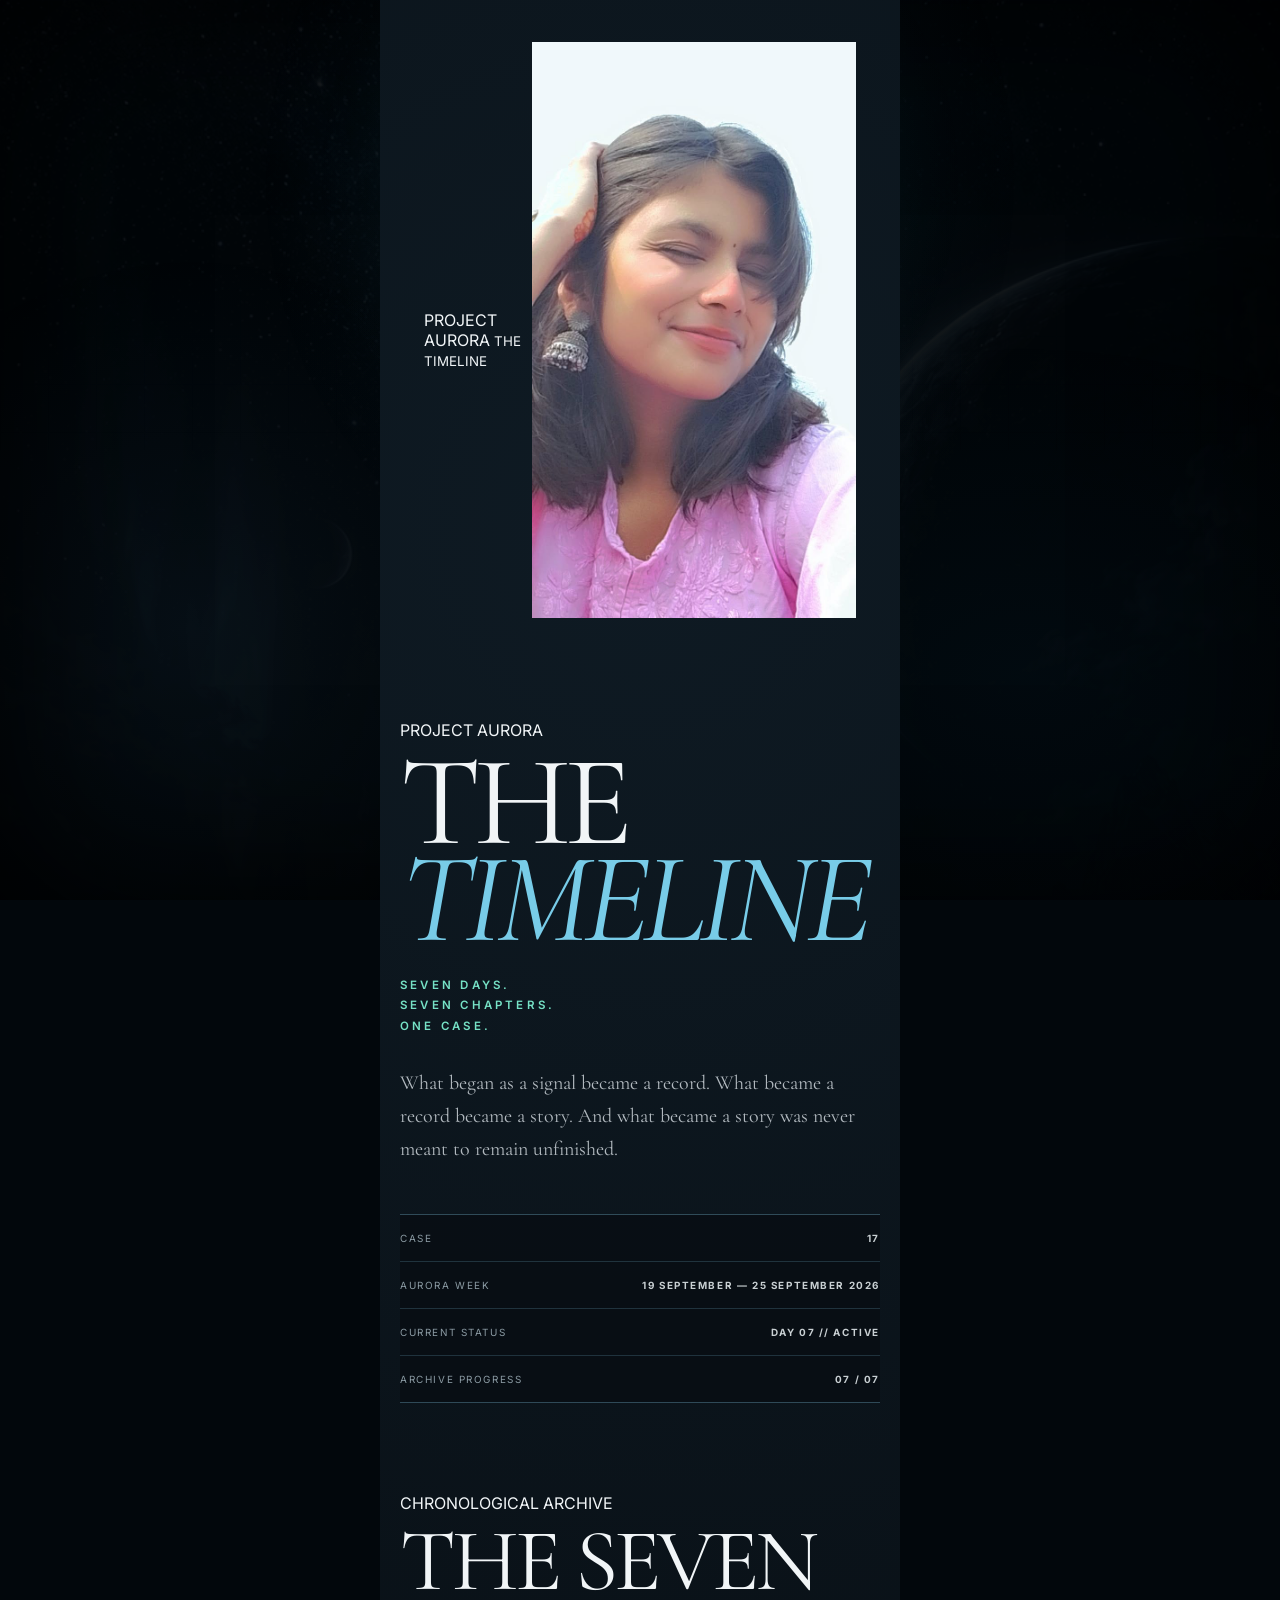
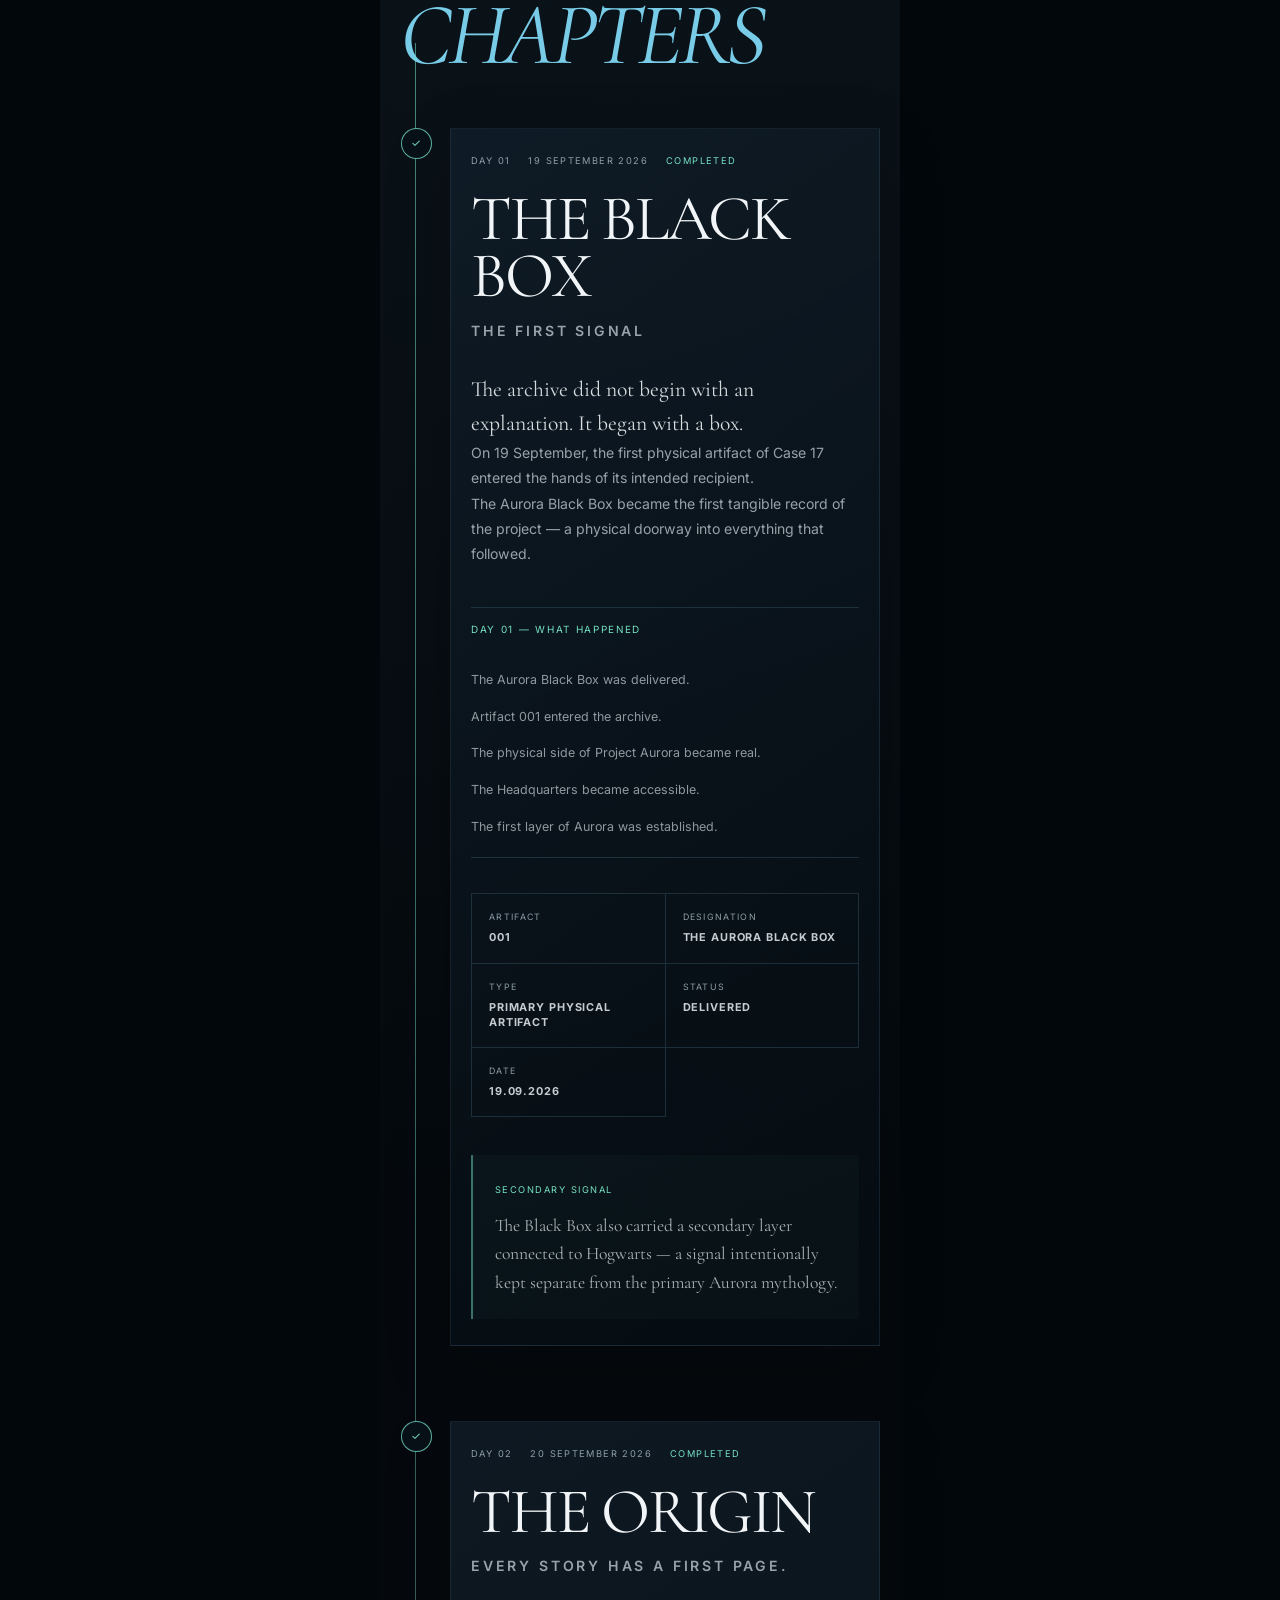
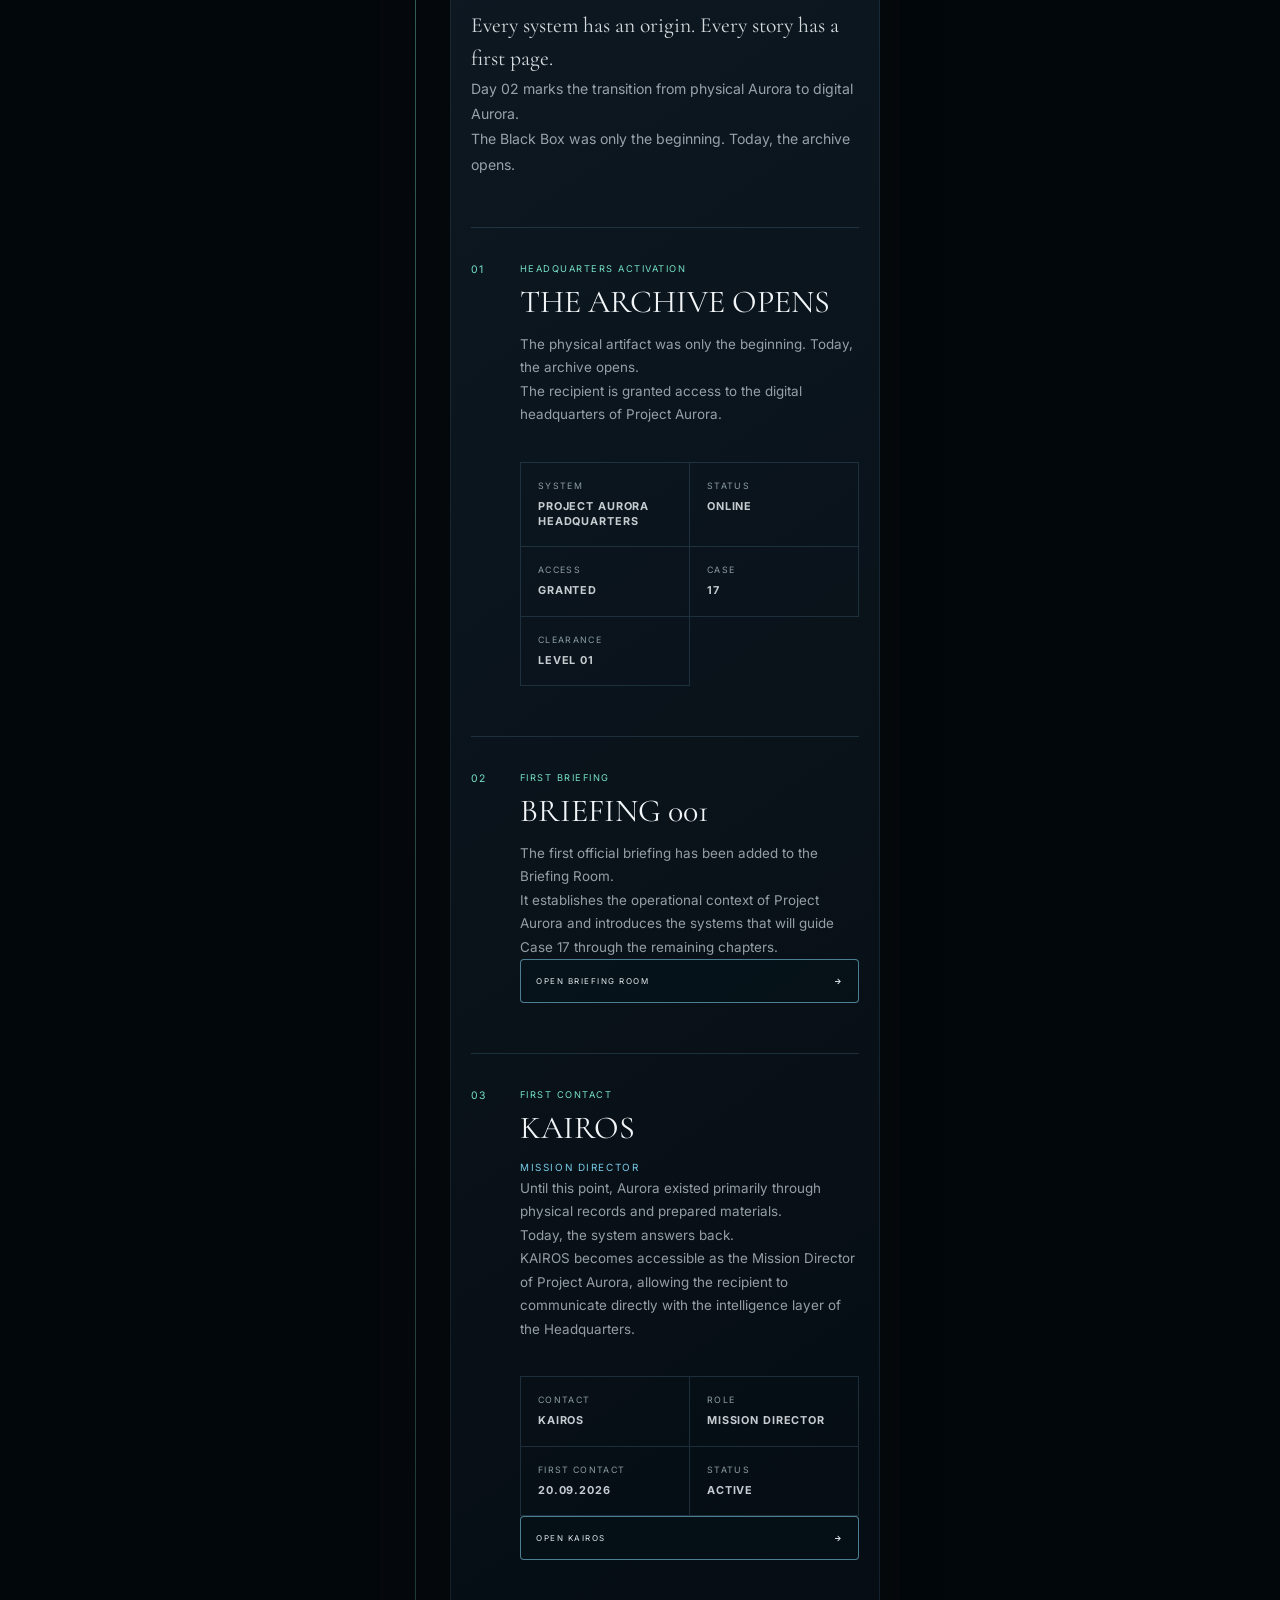
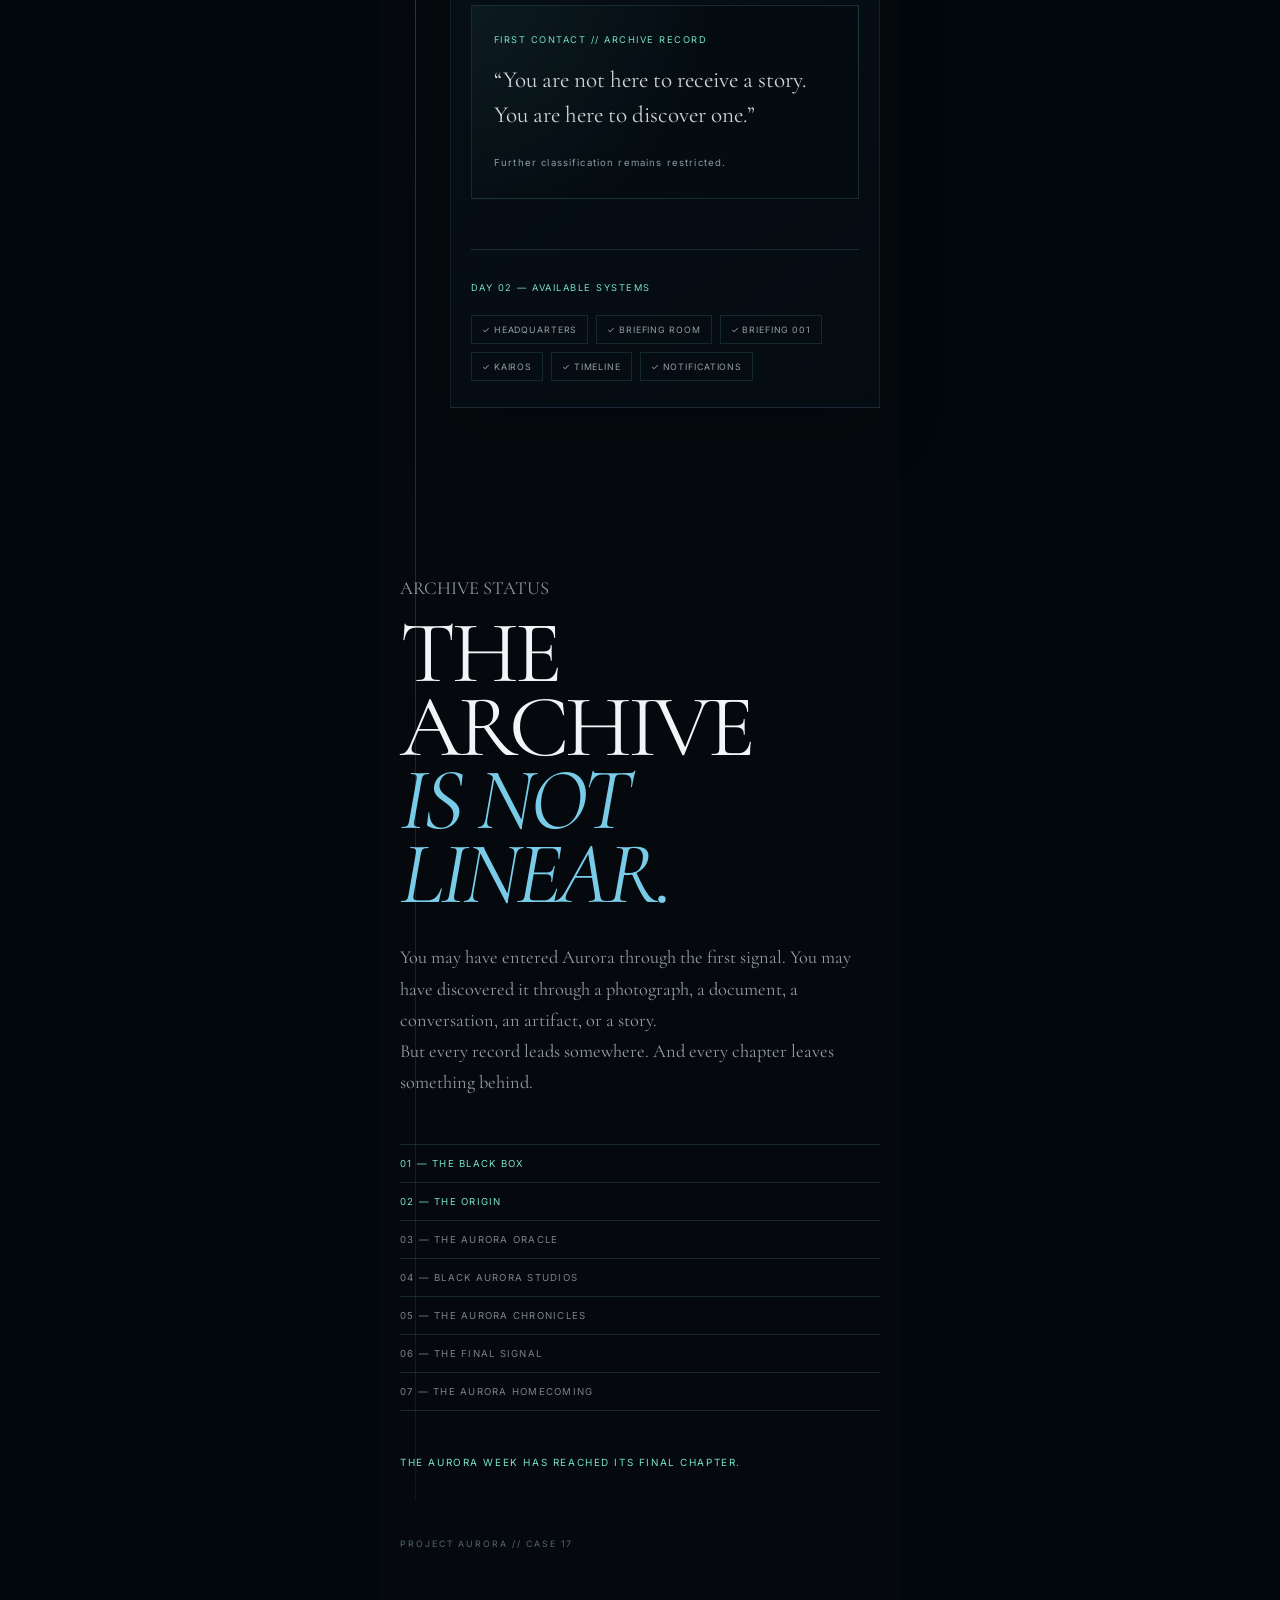
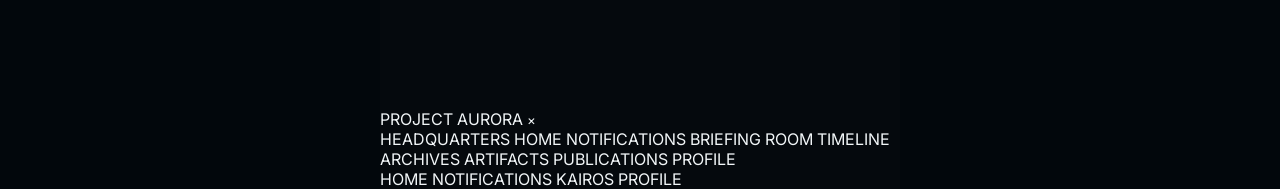
<file: timeline.html>
<!DOCTYPE html>
<html lang="en">
<head>
  <meta charset="UTF-8">
  <meta name="viewport" content="width=device-width, initial-scale=1.0">

  <title>THE TIMELINE — PROJECT AURORA</title>

  <link rel="stylesheet" href="global.css">
  <link rel="stylesheet" href="timeline.css">
</head>

<body class="page timeline-page">

  <div class="timeline-background"></div>
  <div class="timeline-glow"></div>
  <div class="timeline-grid"></div>
  <div class="timeline-vignette"></div>

  <main class="aurora-timeline">

    <!-- HEADER -->
    <header class="aurora-header timeline-header">

      <a href="index.html" class="aurora-brand">
        <span>PROJECT AURORA</span>
        <small>THE TIMELINE</small>
      </a>

      <div class="aurora-header-right">
        <a href="profile.html" class="aurora-avatar-link">
          <img src="assets/images/muskan.jpg" alt="Official Member">
        </a>

        <button
          class="aurora-menu-button"
          id="menuButton"
          aria-label="Open menu"
          aria-expanded="false"
        >
          <span></span>
          <span></span>
        </button>
      </div>

    </header>


    <!-- HERO -->
    <section class="timeline-hero">

      <p class="aurora-eyebrow">PROJECT AURORA</p>

      <h1>
        THE<br>
        <em>TIMELINE</em>
      </h1>

      <p class="timeline-hero-line">
        SEVEN DAYS.<br>
        SEVEN CHAPTERS.<br>
        ONE CASE.
      </p>

      <p class="timeline-intro">
        What began as a signal became a record.
        What became a record became a story.
        And what became a story was never meant to remain unfinished.
      </p>

      <div class="timeline-case">

        <div>
          <span>CASE</span>
          <strong>17</strong>
        </div>

        <div>
          <span>AURORA WEEK</span>
          <strong>19 SEPTEMBER — 25 SEPTEMBER 2026</strong>
        </div>

        <div>
          <span>CURRENT STATUS</span>
          <strong id="timelineCurrentStatus">DAY 02 // ACTIVE</strong>
        </div>

        <div>
          <span>ARCHIVE PROGRESS</span>
          <strong id="timelineProgress">02 / 07</strong>
        </div>

      </div>

    </section>


    <!-- TIMELINE -->
    <section class="timeline-archive">

      <div class="timeline-section-heading">
        <p class="aurora-eyebrow">CHRONOLOGICAL ARCHIVE</p>
        <h2>THE SEVEN<br><em>CHAPTERS</em></h2>
      </div>


      <!-- DAY 01 -->
      <article
        class="timeline-chapter chapter-completed"
        data-day="1"
        data-release="2026-09-19"
      >

        <div class="timeline-spine">
          <span class="timeline-dot">✓</span>
        </div>

        <div class="timeline-chapter-content">

          <div class="timeline-chapter-meta">
            <span>DAY 01</span>
            <span>19 SEPTEMBER 2026</span>
            <span>COMPLETED</span>
          </div>

          <h3>THE BLACK BOX</h3>

          <p class="timeline-chapter-subtitle">
            THE FIRST SIGNAL
          </p>

          <p class="timeline-lead">
            The archive did not begin with an explanation.
            It began with a box.
          </p>

          <p>
            On 19 September, the first physical artifact of Case 17
            entered the hands of its intended recipient.
          </p>

          <p>
            The Aurora Black Box became the first tangible record
            of the project — a physical doorway into everything
            that followed.
          </p>


          <div class="timeline-record">

            <div class="timeline-record-heading">
              <span>DAY 01 — WHAT HAPPENED</span>
            </div>

            <div class="timeline-record-list">
              <p>The Aurora Black Box was delivered.</p>
              <p>Artifact 001 entered the archive.</p>
              <p>The physical side of Project Aurora became real.</p>
              <p>The Headquarters became accessible.</p>
              <p>The first layer of Aurora was established.</p>
            </div>

          </div>


          <div class="timeline-data-grid">

            <div>
              <span>ARTIFACT</span>
              <strong>001</strong>
            </div>

            <div>
              <span>DESIGNATION</span>
              <strong>THE AURORA BLACK BOX</strong>
            </div>

            <div>
              <span>TYPE</span>
              <strong>PRIMARY PHYSICAL ARTIFACT</strong>
            </div>

            <div>
              <span>STATUS</span>
              <strong>DELIVERED</strong>
            </div>

            <div>
              <span>DATE</span>
              <strong>19.09.2026</strong>
            </div>

          </div>


          <div class="timeline-secondary">

            <span>SECONDARY SIGNAL</span>

            <p>
              The Black Box also carried a secondary layer connected
              to Hogwarts — a signal intentionally kept separate
              from the primary Aurora mythology.
            </p>

          </div>

        </div>

      </article>


      <!-- DAY 02 -->
      <article
        class="timeline-chapter chapter-active"
        data-day="2"
        data-release="2026-09-20"
      >

        <div class="timeline-spine">
          <span class="timeline-dot">●</span>
        </div>

        <div class="timeline-chapter-content">

          <div class="timeline-chapter-meta">
            <span>DAY 02</span>
            <span>20 SEPTEMBER 2026</span>
            <span>ACTIVE</span>
          </div>

          <h3>THE ORIGIN</h3>

          <p class="timeline-chapter-subtitle">
            EVERY STORY HAS A FIRST PAGE.
          </p>

          <p class="timeline-lead">
            Every system has an origin.
            Every story has a first page.
          </p>

          <p>
            Day 02 marks the transition from physical Aurora
            to digital Aurora.
          </p>

          <p>
            The Black Box was only the beginning.
            Today, the archive opens.
          </p>


          <div class="timeline-event">

            <span class="timeline-event-number">01</span>

            <div>
              <span class="timeline-event-label">
                HEADQUARTERS ACTIVATION
              </span>

              <h4>THE ARCHIVE OPENS</h4>

              <p>
                The physical artifact was only the beginning.
                Today, the archive opens.
              </p>

              <p>
                The recipient is granted access to the digital
                headquarters of Project Aurora.
              </p>

              <div class="timeline-system-grid">

                <div>
                  <span>SYSTEM</span>
                  <strong>PROJECT AURORA HEADQUARTERS</strong>
                </div>

                <div>
                  <span>STATUS</span>
                  <strong>ONLINE</strong>
                </div>

                <div>
                  <span>ACCESS</span>
                  <strong>GRANTED</strong>
                </div>

                <div>
                  <span>CASE</span>
                  <strong>17</strong>
                </div>

                <div>
                  <span>CLEARANCE</span>
                  <strong>LEVEL 01</strong>
                </div>

              </div>

            </div>

          </div>


          <div class="timeline-event">

            <span class="timeline-event-number">02</span>

            <div>

              <span class="timeline-event-label">
                FIRST BRIEFING
              </span>

              <h4>BRIEFING 001</h4>

              <p>
                The first official briefing has been added
                to the Briefing Room.
              </p>

              <p>
                It establishes the operational context of Project
                Aurora and introduces the systems that will guide
                Case 17 through the remaining chapters.
              </p>

              <a href="briefing.html" class="aurora-action">
                <span>OPEN BRIEFING ROOM</span>
                <strong>→</strong>
              </a>

            </div>

          </div>


          <div class="timeline-event">

            <span class="timeline-event-number">03</span>

            <div>

              <span class="timeline-event-label">
                FIRST CONTACT
              </span>

              <h4>KAIROS</h4>

              <p class="timeline-kairos-role">
                MISSION DIRECTOR
              </p>

              <p>
                Until this point, Aurora existed primarily through
                physical records and prepared materials.
              </p>

              <p>
                Today, the system answers back.
              </p>

              <p>
                KAIROS becomes accessible as the Mission Director
                of Project Aurora, allowing the recipient to
                communicate directly with the intelligence layer
                of the Headquarters.
              </p>

              <div class="timeline-system-grid">

                <div>
                  <span>CONTACT</span>
                  <strong>KAIROS</strong>
                </div>

                <div>
                  <span>ROLE</span>
                  <strong>MISSION DIRECTOR</strong>
                </div>

                <div>
                  <span>FIRST CONTACT</span>
                  <strong>20.09.2026</strong>
                </div>

                <div>
                  <span>STATUS</span>
                  <strong>ACTIVE</strong>
                </div>

              </div>

              <a
                href="https://example.com"
                class="aurora-action"
                target="_blank"
                rel="noopener"
              >
                <span>OPEN KAIROS</span>
                <strong>→</strong>
              </a>

            </div>

          </div>


          <div class="timeline-kairos-intelligence">

            <span class="timeline-event-label">
              FIRST CONTACT // ARCHIVE RECORD
            </span>

            <p>
              “You are not here to receive a story.
              You are here to discover one.”
            </p>

            <small>
              Further classification remains restricted.
            </small>

          </div>


          <div class="timeline-day-access">

            <span>DAY 02 — AVAILABLE SYSTEMS</span>

            <div>
              <span>✓ HEADQUARTERS</span>
              <span>✓ BRIEFING ROOM</span>
              <span>✓ BRIEFING 001</span>
              <span>✓ KAIROS</span>
              <span>✓ TIMELINE</span>
              <span>✓ NOTIFICATIONS</span>
            </div>

          </div>

        </div>

      </article>


      <!-- FUTURE CHAPTERS -->

              
      

    <!-- END -->
    <section class="timeline-ending">

      <p class="aurora-eyebrow">ARCHIVE STATUS</p>

      <h2>
        THE ARCHIVE<br>
        <em>IS NOT LINEAR.</em>
      </h2>

      <p>
        You may have entered Aurora through the first signal.
        You may have discovered it through a photograph, a document,
        a conversation, an artifact, or a story.
      </p>

      <p>
        But every record leads somewhere.
        And every chapter leaves something behind.
      </p>

      <div class="timeline-final-progress">
        <span>01 — THE BLACK BOX</span>
        <span>02 — THE ORIGIN</span>
        <span>03 — THE AURORA ORACLE</span>
        <span>04 — BLACK AURORA STUDIOS</span>
        <span>05 — THE AURORA CHRONICLES</span>
        <span>06 — THE FINAL SIGNAL</span>
        <span>07 — THE AURORA HOMECOMING</span>
      </div>

      <p class="timeline-next">
        THE NEXT CHAPTER HAS NOT YET BEEN RELEASED.
      </p>

      <span class="timeline-signature">
        PROJECT AURORA // CASE 17
      </span>

    </section>

  </main>


  <!-- MENU BACKDROP -->
  <div class="aurora-menu-backdrop" id="menuBackdrop"></div>


  <!-- MENU -->
  <aside
    class="aurora-menu"
    id="auroraMenu"
    aria-hidden="true"
  >

    <div class="aurora-menu-header">
      <span>PROJECT AURORA</span>

      <button
        id="menuClose"
        class="aurora-menu-close"
        aria-label="Close menu"
      >
        ×
      </button>
    </div>

    <nav class="aurora-menu-nav">

      <span class="aurora-menu-label">HEADQUARTERS</span>

      <a href="index.html" data-menu-link>HOME</a>
      <a href="notifications.html" data-menu-link>NOTIFICATIONS</a>
      <a href="briefing.html" data-menu-link>BRIEFING ROOM</a>
      <a href="timeline.html" data-menu-link class="active">TIMELINE</a>

      <span class="aurora-menu-label">ARCHIVES</span>

      <a href="artifacts.html" data-menu-link>ARTIFACTS</a>
      <a href="publications.html" data-menu-link>PUBLICATIONS</a>
      <a href="profile.html" data-menu-link>PROFILE</a>

    </nav>

  </aside>


  <!-- BOTTOM NAV -->
  <nav class="aurora-bottom-nav">

    <a href="index.html" data-nav>
      <span>HOME</span>
    </a>

    <a href="notifications.html" data-nav>
      <span>NOTIFICATIONS</span>
    </a>

    <a href="https://example.com" target="_blank" rel="noopener" data-nav>
      <span>KAIROS</span>
    </a>

    <a href="profile.html" data-nav>
      <span>PROFILE</span>
    </a>

  </nav>


  <script src="global.js"></script>
  <script src="timeline.js"></script>

</body>
</html>
</file>
<file: global.css>
/* =========================================================
   PROJECT AURORA — GLOBAL CSS
   Shared foundation for every Aurora page
========================================================= */


/* =========================================================
   FONT IMPORTS
========================================================= */

@import url('https://fonts.googleapis.com/css2?family=Cormorant+Garamond:wght@400;500;600&family=Inter:wght@300;400;500;600&display=swap');


/* =========================================================
   ROOT
========================================================= */

:root {
    --aurora-bg: #02070c;
    --aurora-bg-deep: #010509;

    --aurora-white: #f1f5f7;
    --aurora-muted: rgba(191, 211, 220, 0.72);
    --aurora-dim: rgba(139, 166, 178, 0.60);

    --aurora-blue: #78cce8;
    --aurora-cyan: #83d8fa;
    --aurora-active: #76e2c6;

    --aurora-line: rgba(112, 172, 196, 0.20);
    --aurora-line-soft: rgba(112, 172, 196, 0.12);

    --glass-dark: rgba(3, 15, 23, 0.62);
    --glass-blue: rgba(13, 39, 53, 0.42);

    --serif: "Cormorant Garamond", Georgia, serif;
    --sans: "Inter", Arial, sans-serif;
}


/* =========================================================
   RESET
========================================================= */

*,
*::before,
*::after {
    box-sizing: border-box;
}

html {
    margin: 0;
    padding: 0;

    background: var(--aurora-bg);

    font-size: 16px;

    -webkit-text-size-adjust: 100%;
    text-size-adjust: 100%;

    scroll-behavior: smooth;
}

body {
    margin: 0;
    padding: 0;

    min-width: 320px;
    min-height: 100vh;
    min-height: 100svh;

    background: var(--aurora-bg);
    color: var(--aurora-white);

    font-family: var(--sans);
    font-weight: 400;

    overflow-x: hidden;

    -webkit-font-smoothing: antialiased;
    -moz-osx-font-smoothing: grayscale;
}


/* =========================================================
   TYPOGRAPHY
========================================================= */

h1,
h2,
h3,
h4,
h5,
h6 {
    margin: 0;

    font-family: var(--serif);
    font-weight: 400;

    line-height: 1;
}

p {
    margin: 0;
}

span,
a,
button,
input,
textarea {
    font-family: var(--sans);
}


/* =========================================================
   LINKS
========================================================= */

a {
    color: inherit;
    text-decoration: none;
}


/* =========================================================
   BUTTONS
========================================================= */

button {
    margin: 0;
    padding: 0;

    border: 0;

    color: inherit;
    background: transparent;

    cursor: pointer;

    -webkit-tap-highlight-color: transparent;
}

button:focus-visible,
a:focus-visible {
    outline: 1px solid var(--aurora-cyan);
    outline-offset: 4px;
}


/* =========================================================
   IMAGES
========================================================= */

img {
    max-width: 100%;
    height: auto;

    vertical-align: middle;
}


/* =========================================================
   SELECTION
========================================================= */

::selection {
    background: rgba(79, 160, 197, 0.30);
    color: #ffffff;
}


/* =========================================================
   SCROLLBAR
========================================================= */

::-webkit-scrollbar {
    width: 4px;
    height: 4px;
}

::-webkit-scrollbar-track {
    background: #02070c;
}

::-webkit-scrollbar-thumb {
    background: rgba(104, 167, 194, 0.32);
    border-radius: 10px;
}

::-webkit-scrollbar-thumb:hover {
    background: rgba(125, 198, 227, 0.52);
}


/* Firefox */

html {
    scrollbar-width: thin;
    scrollbar-color:
        rgba(104, 167, 194, 0.32)
        #02070c;
}


/* =========================================================
   COMMON PAGE FOUNDATION
========================================================= */

.page,
.aurora-page {
    position: relative;

    min-height: 100vh;
    min-height: 100svh;

    background: var(--aurora-bg);

    overflow-x: hidden;
}


/* =========================================================
   COMMON CINEMATIC ATMOSPHERE
========================================================= */

.aurora-page::before,
.page::before {
    content: "";

    position: fixed;
    inset: 0;

    z-index: -1;

    pointer-events: none;

    background:
        radial-gradient(
            ellipse at 50% 20%,
            rgba(32, 103, 137, 0.12),
            transparent 42%
        ),
        radial-gradient(
            ellipse at 80% 75%,
            rgba(20, 76, 108, 0.08),
            transparent 35%
        );
}


/* =========================================================
   COMMON GLASS
========================================================= */

.aurora-glass {
    background:
        linear-gradient(
            145deg,
            rgba(14, 37, 49, 0.52),
            rgba(2, 10, 16, 0.68)
        );

    border: 1px solid var(--aurora-line);

    backdrop-filter: blur(14px);
    -webkit-backdrop-filter: blur(14px);

    box-shadow:
        inset 0 1px rgba(235, 248, 253, 0.035),
        0 20px 60px rgba(0, 0, 0, 0.22);
}


/* =========================================================
   COMMON THIN LINE
========================================================= */

.aurora-line {
    width: 100%;
    height: 1px;

    background: var(--aurora-line);
}


/* =========================================================
   COMMON LABEL
========================================================= */

.aurora-label {
    display: block;

    font-size: 7px;
    font-weight: 500;

    line-height: 1.2;

    letter-spacing: 2.4px;
    text-transform: uppercase;

    color: rgba(111, 193, 223, 0.80);
}


/* =========================================================
   COMMON META
========================================================= */

.aurora-meta {
    font-size: 8px;
    font-weight: 400;

    line-height: 1.4;

    letter-spacing: 1.5px;

    color: var(--aurora-dim);
}


/* =========================================================
   COMMON SERIF QUOTE
========================================================= */

.aurora-quote {
    font-family: var(--serif);

    font-size: 23px;
    font-weight: 400;

    font-style: italic;

    line-height: 1.1;

    color: rgba(226, 237, 241, 0.78);
}


/* =========================================================
   COMMON ACTION
========================================================= */

.aurora-action {
    min-height: 44px;

    padding: 0 15px;

    display: flex;
    align-items: center;
    justify-content: space-between;

    border: 1px solid rgba(126, 202, 232, 0.60);
    border-radius: 4px;

    background: rgba(5, 20, 29, 0.30);

    font-size: 8px;
    font-weight: 400;

    letter-spacing: 1.5px;
    text-transform: uppercase;

    color: rgba(238, 247, 250, 0.94);

    transition:
        background 0.25s ease,
        border-color 0.25s ease,
        transform 0.25s ease;
}

.aurora-action:hover {
    background: rgba(53, 132, 168, 0.12);

    border-color: rgba(151, 221, 244, 0.90);
}

.aurora-action:active {
    transform: scale(0.985);
}


/* =========================================================
   COMMON ARROW
========================================================= */

.aurora-arrow {
    font-size: 15px;
    font-weight: 300;

    color: var(--aurora-blue);
}


/* =========================================================
   COMMON AVATAR
========================================================= */

.aurora-avatar {
    position: relative;

    width: 48px;
    height: 48px;

    flex: 0 0 48px;

    overflow: hidden;

    border: 1px solid rgba(214, 239, 250, 0.80);
    border-radius: 50%;

    background: #06131c;

    box-shadow:
        0 0 0 3px rgba(87, 172, 213, 0.07),
        0 0 24px rgba(47, 147, 197, 0.18);
}

.aurora-avatar img {
    width: 100%;
    height: 100%;

    display: block;

    object-fit: cover;
}


/* =========================================================
   COMMON HEADER
========================================================= */

.aurora-header {
    position: relative;
    z-index: 20;

    width: 100%;

    padding:
        calc(18px + env(safe-area-inset-top))
        24px
        12px;

    display: flex;
    align-items: center;
    justify-content: space-between;
}


/* =========================================================
   COMMON BOTTOM NAV
========================================================= */

.bottom-navigation {
    padding-bottom: env(safe-area-inset-bottom);
}


/* =========================================================
   SAFE AREA
========================================================= */

.safe-bottom {
    padding-bottom:
        calc(20px + env(safe-area-inset-bottom));
}

.safe-top {
    padding-top:
        calc(20px + env(safe-area-inset-top));
}


/* =========================================================
   UTILITY
========================================================= */

.hidden {
    display: none !important;
}

.no-scroll {
    overflow: hidden !important;
}


/* =========================================================
   TOUCH
========================================================= */

a,
button {
    -webkit-tap-highlight-color: transparent;
    touch-action: manipulation;
}


/* =========================================================
   RESPONSIVE
========================================================= */

@media (min-width: 700px) {

    body {
        background: #000408;
    }

    .aurora-page,
    .page {
        max-width: 520px;
        margin: 0 auto;
    }
}


/* =========================================================
   REDUCED MOTION
========================================================= */

@media (prefers-reduced-motion: reduce) {

    html {
        scroll-behavior: auto;
    }

    *,
    *::before,
    *::after {
        animation-duration: 0.01ms !important;
        animation-iteration-count: 1 !important;
        transition-duration: 0.01ms !important;
    }
}
</file>
<file: home.css>
/* =========================================================
   PROJECT AURORA — HOME
   Dark Cinematic / Mobile First
========================================================= */

@import url('https://fonts.googleapis.com/css2?family=Cormorant+Garamond:wght@400;500;600;700&family=Inter:wght@300;400;500;600&display=swap');

/* =========================================================
   01. HOME FOUNDATION
========================================================= */

body.page.home-page {
  margin: 0;
  min-height: 100vh;
  overflow-x: hidden;
  color: #edf4ff;
  background:
    radial-gradient(
      circle at 50% 12%,
      rgba(37, 86, 118, 0.18),
      transparent 38%
    ),
    #020811;
  font-family: "Inter", sans-serif;
}

.aurora-home {
  position: relative;
  z-index: 2;
  width: 100%;
  max-width: 100%;
  min-height: 100vh;
  margin: 0 auto;
  padding: 0 12px
    calc(96px + env(safe-area-inset-bottom));
  overflow: hidden;
  box-sizing: border-box;
}

.home-section {
  position: relative;
  z-index: 2;
  margin-bottom: 10px;
}

/* =========================================================
   02. CINEMATIC BACKGROUND
========================================================= */

.home-background {
  position: fixed;
  inset: 0;
  z-index: 0;
  pointer-events: none;
  overflow: hidden;
  background: #020811;
}

.home-background-image {
  position: absolute;
  inset: -2%;
  width: 104%;
  height: 104%;
  object-fit: cover;
  object-position: center top;

  opacity: 0.72;

  filter:
    saturate(0.82)
    contrast(1.08)
    brightness(0.72);

  transform: scale(1.035);
  will-change: transform;
}

.home-image-overlay {
  position: absolute;
  inset: 0;

  background:
    linear-gradient(
      to bottom,
      rgba(1, 6, 14, 0.48) 0%,
      rgba(1, 8, 18, 0.18) 22%,
      rgba(1, 7, 16, 0.48) 55%,
      rgba(1, 5, 12, 0.92) 100%
    );
}

.home-vignette {
  position: absolute;
  inset: 0;

  background:
    radial-gradient(
      ellipse at center,
      transparent 32%,
      rgba(0, 3, 9, 0.45) 70%,
      rgba(0, 2, 6, 0.88) 100%
    );
}

/* subtle atmospheric grain */
.home-background::after {
  content: "";
  position: absolute;
  inset: 0;
  opacity: 0.035;
  pointer-events: none;

  background-image:
    repeating-linear-gradient(
      0deg,
      rgba(255,255,255,0.4) 0,
      rgba(255,255,255,0.4) 1px,
      transparent 1px,
      transparent 3px
    );
}

/* =========================================================
   03. HEADER
========================================================= */

.aurora-header {
  position: relative;
  z-index: 10;

  display: flex;
  align-items: center;
  justify-content: space-between;

  height: 92px;
  padding: 8px 4px 0;

  box-sizing: border-box;
}

.aurora-identity {
  display: flex;
  align-items: center;
  gap: 12px;

  min-width: 0;

  color: inherit;
  text-decoration: none;
}

.aurora-avatar-wrap {
  position: relative;

  flex: 0 0 56px;

  width: 56px;
  height: 56px;

  padding: 2px;

  border-radius: 50%;

  background:
    linear-gradient(
      145deg,
      rgba(255,255,255,0.95),
      rgba(105,175,255,0.72),
      rgba(88,255,223,0.45)
    );

  box-shadow:
    0 0 0 1px rgba(170,210,255,0.22),
    0 0 18px rgba(100,185,255,0.28);

  box-sizing: border-box;
}

.aurora-avatar {
  display: block;

  width: 100%;
  height: 100%;

  object-fit: cover;

  border-radius: 50%;
  border: 1px solid rgba(5,14,26,0.95);

  background: #07111d;
}

.aurora-avatar-status {
  position: absolute;
  right: 2px;
  bottom: 2px;

  width: 10px;
  height: 10px;

  border: 2px solid #07111d;
  border-radius: 50%;

  background: #77f2d7;

  box-shadow:
    0 0 4px rgba(92,255,224,0.7),
    0 0 9px rgba(92,255,224,0.35);
}

.aurora-brand {
  display: flex;
  flex-direction: column;
  gap: 4px;

  min-width: 0;
}

.aurora-brand-name {
  font-family: "Inter", sans-serif;
  font-size: 12px;
  font-weight: 500;

  letter-spacing: 0.22em;

  color: #eef4fb;

  white-space: nowrap;
}

.aurora-brand-role {
  font-family: "Inter", sans-serif;
  font-size: 9px;
  font-weight: 400;

  letter-spacing: 0.18em;

  color: #7198c4;

  white-space: nowrap;
}

/* =========================================================
   04. MENU BUTTON
========================================================= */

.aurora-menu-button {
  position: relative;

  display: flex;
  flex-direction: column;
  align-items: center;
  justify-content: center;

  gap: 5px;

  width: 42px;
  height: 42px;

  padding: 0;

  border: 0;
  outline: 0;

  background: transparent;

  cursor: pointer;
}

.aurora-menu-button span {
  display: block;

  width: 25px;
  height: 1.5px;

  background: rgba(240,247,255,0.9);

  transition:
    transform 250ms ease,
    opacity 250ms ease;
}

.aurora-menu-button::after {
  content: "";

  position: absolute;

  top: 6px;
  right: 2px;

  width: 4px;
  height: 4px;

  border-radius: 50%;

  background: #79aaff;

  box-shadow:
    0 0 8px rgba(100,170,255,0.85);
}

/* =========================================================
   05. HERO
========================================================= */

.home-hero {
  position: relative;
  z-index: 2;

  min-height: 275px;

  display: flex;
  align-items: flex-start;

  padding:
    20px
    8px
    18px
    10px;

  margin-bottom: 8px;

  box-sizing: border-box;
}

.home-hero-line {
  position: absolute;

  top: 20px;
  left: 10px;

  width: 1px;
  height: 205px;

  background:
    linear-gradient(
      to bottom,
      rgba(220,240,255,0.72),
      rgba(104,170,220,0.12)
    );

  box-shadow:
    0 0 8px rgba(108,185,245,0.12);
}

.home-hero-content {
  margin-left: 24px;

  max-width: calc(100% - 112px);
}

.home-eyebrow {
  display: block;

  margin-bottom: 12px;

  font-family: "Inter", sans-serif;

  font-size: 9px;
  font-weight: 500;

  letter-spacing: 0.30em;

  color: #a8bfdc;
}

.home-hero-title {
  margin: 0;

  font-family: "Cormorant Garamond", serif;

  font-size: clamp(25px, 7vw, 34px);
  font-weight: 500;

  line-height: 0.99;
  letter-spacing: 0.045em;

  color: #f1f3f4;

  text-shadow:
    0 2px 20px rgba(0,0,0,0.42),
    0 0 35px rgba(107,165,214,0.08);
}

.home-hero-description {
  margin: 14px 0 0;

  max-width: 240px;

  font-family: "Inter", sans-serif;

  font-size: 10px;
  font-weight: 300;

  line-height: 1.55;

  color: #94abd0;
}

/* =========================================================
   06. SYSTEM STATUS
========================================================= */

.home-system-status {
  position: absolute;

  top: 75px;
  right: 7px;

  width: 91px;

  display: flex;
  flex-direction: column;

  gap: 7px;

  padding-left: 7px;

  box-sizing: border-box;
}

.home-system-status .status-heading {
  font-family: "Inter", sans-serif;

  font-size: 7px;
  font-weight: 500;

  letter-spacing: 0.22em;

  color: #9aacbf;

  text-transform: uppercase;
}

.home-system-status .status-main {
  display: flex;
  align-items: center;

  gap: 7px;

  font-family: "Inter", sans-serif;

  font-size: 8px;

  letter-spacing: 0.12em;

  color: #77e5d0;
}

.status-main .status-dot {
  flex: 0 0 auto;

  width: 8px;
  height: 8px;

  border-radius: 50%;

  background: #77f2d7;

  box-shadow:
    0 0 7px rgba(92,255,224,0.65),
    0 0 15px rgba(92,255,224,0.35);
}

.home-system-status .status-date {
  font-family: "Inter", sans-serif;

  font-size: 7px;
  line-height: 1.4;

  letter-spacing: 0.08em;

  color: #b1c1d5;
}

/* =========================================================
   07. SHARED GLASS SURFACE
========================================================= */

.home-card,
.home-feature-card,
.aurora-dashboard {
  position: relative;

  background:
    linear-gradient(
      145deg,
      rgba(3,17,31,0.80),
      rgba(1,10,21,0.67)
    );

  border:
    1px solid rgba(91,153,220,0.58);

  border-radius: 10px;

  box-shadow:
    inset 0 0 0 1px rgba(255,255,255,0.025),
    inset 0 1px 0 rgba(255,255,255,0.025),
    0 12px 32px rgba(0,0,0,0.25);

  overflow: hidden;

  backdrop-filter: blur(7px);
  -webkit-backdrop-filter: blur(7px);
}

.home-card::after,
.home-feature-card::after,
.aurora-dashboard::after {
  content: "";

  position: absolute;
  inset: 0;

  pointer-events: none;

  background:
    linear-gradient(
      135deg,
      rgba(142,199,255,0.055),
      transparent 28%,
      transparent 72%,
      rgba(66,133,212,0.035)
    );
}

/* =========================================================
   08. AURORA DASHBOARD
========================================================= */

.aurora-dashboard {
  margin-bottom: 10px;
}

.dashboard-header {
  display: flex;
  align-items: center;
  justify-content: space-between;

  min-height: 42px;

  padding: 0 10px;

  border-bottom:
    1px solid rgba(96,145,201,0.30);

  box-sizing: border-box;
}

.dashboard-title-wrap {
  display: flex;
  align-items: center;
  gap: 9px;
}

.section-label {
  font-family: "Inter", sans-serif;

  font-size: 9px;
  font-weight: 500;

  letter-spacing: 0.19em;

  color: #75b8ee;

  text-transform: uppercase;
}

.dashboard-title {
  font-family: "Inter", sans-serif;

  font-size: 9px;
  font-weight: 500;

  letter-spacing: 0.19em;

  color: #75b8ee;
}

.dashboard-access {
  font-family: "Inter", sans-serif;

  font-size: 6px;

  letter-spacing: 0.15em;

  color: #657c9c;
}

.dashboard-pulse {
  display: flex;
  align-items: flex-end;

  gap: 2px;
}

.dashboard-pulse span {
  display: block;

  width: 2px;

  border-radius: 2px;

  background: #8ed9ff;

  box-shadow:
    0 0 5px rgba(94,189,255,0.65);
}

.dashboard-pulse span:nth-child(1) {
  height: 8px;
}

.dashboard-pulse span:nth-child(2) {
  height: 15px;
}

.dashboard-pulse span:nth-child(3) {
  height: 6px;
}

.dashboard-grid {
  display: grid;

  grid-template-columns:
    1.15fr
    0.88fr
    0.82fr
    1.05fr
    0.95fr;

  width: 100%;
}

.dashboard-item {
  min-width: 0;
  min-height: 62px;

  padding: 11px 7px 8px;

  border-right:
    1px solid rgba(93,144,202,0.22);

  box-sizing: border-box;
}

.dashboard-item:last-child {
  border-right: none;
}

.dashboard-label {
  display: block;

  margin-bottom: 6px;

  font-family: "Inter", sans-serif;

  font-size: 6px;
  font-weight: 500;

  letter-spacing: 0.14em;

  color: #6885a7;

  white-space: nowrap;
}

.dashboard-item strong {
  display: block;

  font-family: "Inter", sans-serif;

  font-size: 8px;
  font-weight: 500;

  line-height: 1.3;

  color: #dbe8f7;

  word-break: break-word;
}

/* =========================================================
   09. BLACK AURORA STUDIOS
========================================================= */

.home-feature-card.studios-card {
  position: relative;

  min-height: 210px;

  margin-bottom: 10px;

  border-radius: 10px;
}

.feature-card-background {
  position: absolute;
  inset: 0;

  z-index: 0;
}

.feature-card-background img {
  display: block;

  width: 100%;
  height: 100%;

  object-fit: cover;
  object-position: center;

  filter:
    brightness(0.52)
    contrast(1.08)
    saturate(0.72);
}

.feature-card-overlay {
  position: absolute;
  inset: 0;

  z-index: 1;

  background:
    linear-gradient(
      90deg,
      rgba(1,7,15,0.94) 0%,
      rgba(1,9,18,0.70) 45%,
      rgba(1,7,15,0.48) 100%
    );
}

.feature-card-content {
  position: relative;

  z-index: 3;

  width: 72%;

  padding:
    16px
    12px
    15px;

  box-sizing: border-box;
}

.feature-card-top {
  display: flex;
  align-items: flex-start;
  justify-content: space-between;

  gap: 10px;
}

.feature-label {
  font-family: "Inter", sans-serif;

  font-size: 8px;
  font-weight: 500;

  letter-spacing: 0.17em;

  color: #c2d3e9;
}

.feature-icon {
  font-size: 22px;
  line-height: 1;

  color: #dceaff;

  text-shadow:
    0 0 12px rgba(124,180,255,0.7);
}

.feature-card-content h2 {
  margin: 14px 0 8px;

  font-family: "Cormorant Garamond", serif;

  font-size: 24px;
  font-weight: 500;

  line-height: 0.94;

  letter-spacing: 0.06em;

  color: #eef2f6;

  text-shadow:
    0 3px 18px rgba(0,0,0,0.55);
}

.feature-tagline {
  margin-bottom: 5px;

  font-family: "Inter", sans-serif;

  font-size: 8px;
  font-weight: 500;

  line-height: 1.35;

  letter-spacing: 0.14em;

  color: #c2d3e9;

  text-transform: uppercase;
}

.feature-description {
  margin: 0 0 12px;

  font-family: "Inter", sans-serif;

  font-size: 8px;
  font-weight: 300;

  line-height: 1.45;

  color: #9eb1c8;
}

/* =========================================================
   10. GENERIC ACTION
========================================================= */

.aurora-action {
  display: inline-flex;
  align-items: center;
  justify-content: space-between;

  min-width: 126px;
  min-height: 34px;

  padding: 7px 11px;

  box-sizing: border-box;

  border:
    1px solid rgba(209,228,249,0.82);

  border-radius: 20px;

  background:
    rgba(3,13,25,0.42);

  color: #dce9f7;

  font-family: "Inter", sans-serif;

  font-size: 7px;
  font-weight: 500;

  letter-spacing: 0.15em;

  text-decoration: none;

  transition:
    background 200ms ease,
    border-color 200ms ease,
    transform 200ms ease,
    box-shadow 200ms ease;
}

.aurora-action span {
  margin-left: 14px;

  font-size: 13px;
  line-height: 1;
}

.aurora-action:active {
  transform: scale(0.97);
}

.aurora-action.disabled-action {
  opacity: 0.45;
  pointer-events: none;
}

/* =========================================================
   11. LOCK SYSTEM
========================================================= */

.module-lock {
  position: absolute;
  inset: 0;

  z-index: 8;

  display: flex;
  flex-direction: column;
  align-items: center;
  justify-content: center;

  padding: 10px;

  box-sizing: border-box;

  text-align: center;

  background:
    linear-gradient(
      135deg,
      rgba(76,83,91,0.48),
      rgba(31,38,46,0.54)
    );

  backdrop-filter:
    blur(3px)
    grayscale(0.55);

  -webkit-backdrop-filter:
    blur(3px)
    grayscale(0.55);
}

.lock-symbol {
  margin-bottom: 5px;

  font-size: 27px;
  line-height: 1;

  filter:
    grayscale(1)
    brightness(1.45);

  text-shadow:
    0 0 14px rgba(255,255,255,0.32);
}

.lock-title {
  display: block;

  margin-top: 5px;

  font-family: "Inter", sans-serif;

  font-size: 10px;
  font-weight: 500;

  letter-spacing: 0.18em;

  color: #eef2f6;
}

.unlock-date {
  display: block;

  margin-top: 5px;

  font-family: "Inter", sans-serif;

  font-size: 6px;

  letter-spacing: 0.08em;

  color: #c0cad5;
}

.module-countdown {
  display: flex;
  align-items: center;
  gap: 5px;

  margin-top: 8px;
}

.module-countdown b {
  min-width: 24px;

  font-family: "Inter", sans-serif;

  font-size: 15px;
  font-weight: 400;

  line-height: 1;

  letter-spacing: 0.12em;

  color: #edf4ff;

  text-align: center;
}

.module-countdown span {
  font-family: "Inter", sans-serif;

  font-size: 5px;

  letter-spacing: 0.12em;

  color: #9eabb9;
}

/* =========================================================
   END PART 1
========================================================= */

/* =========================================================
   PROJECT AURORA — HOME
   PART 2 / 3
   FEATURE MODULES + ARCHIVES
========================================================= */


/* =========================================================
   06 — BLACK AURORA STUDIOS
========================================================= */

.home-feature-card.studios-card {
  position: relative;
  margin-bottom: 10px;
  min-height: 210px;
  border-radius: 10px;
}

.feature-card-background {
  position: absolute;
  inset: 0;
  z-index: 0;
}

.feature-card-background img {
  width: 100%;
  height: 100%;
  object-fit: cover;
  object-position: center;
  filter:
    brightness(0.52)
    contrast(1.08)
    saturate(0.72);
}

.feature-card-overlay {
  position: absolute;
  inset: 0;
  z-index: 1;

  background:
    linear-gradient(
      90deg,
      rgba(1,7,15,0.92) 0%,
      rgba(1,9,18,0.66) 48%,
      rgba(1,7,15,0.52) 100%
    );
}

.feature-card-content {
  position: relative;
  z-index: 3;

  width: 72%;
  padding: 16px 12px 15px;
}

.feature-card-top {
  display: flex;
  align-items: flex-start;
  justify-content: space-between;
  gap: 10px;
}

.feature-label {
  font-family: var(--sans);
  font-size: 8px;
  font-weight: 500;
  letter-spacing: 0.17em;
  color: #c2d3e9;
  white-space: nowrap;
}

.feature-icon {
  font-size: 22px;
  line-height: 1;
  color: #dceaff;

  text-shadow:
    0 0 12px rgba(124,180,255,0.7);
}

.feature-card-content h2 {
  margin: 14px 0 8px;

  font-family: var(--serif);
  font-size: 24px;
  line-height: 0.94;
  font-weight: 500;
  letter-spacing: 0.06em;

  color: #eef2f6;
}

.feature-tagline {
  margin-bottom: 4px;

  font-family: var(--sans);
  font-size: 8px;
  font-weight: 500;
  letter-spacing: 0.14em;

  color: #c2d3e9;
  text-transform: uppercase;
}

.feature-description {
  margin: 0 0 12px;

  font-family: var(--sans);
  font-size: 8px;
  line-height: 1.45;

  color: #9eb1c8;
}


/* =========================================================
   07 — MODULE LOCK
========================================================= */

.module-lock {
  position: absolute;
  inset: 0;
  z-index: 8;

  display: flex;
  flex-direction: column;
  align-items: center;
  justify-content: center;

  padding: 10px;

  background:
    linear-gradient(
      135deg,
      rgba(76,83,91,0.46),
      rgba(31,38,46,0.52)
    );

  backdrop-filter:
    blur(3px)
    grayscale(0.55);

  -webkit-backdrop-filter:
    blur(3px)
    grayscale(0.55);
}

.lock-symbol {
  margin-bottom: 5px;

  font-size: 27px;
  line-height: 1;

  filter: grayscale(1) brightness(1.45);

  text-shadow:
    0 0 14px rgba(255,255,255,0.32);
}

.lock-title {
  display: block;

  margin-top: 5px;

  font-family: var(--sans);
  font-size: 10px;
  font-weight: 500;
  letter-spacing: 0.18em;

  color: #eef2f6;
}

.unlock-date {
  display: block;

  margin-top: 5px;

  font-family: var(--sans);
  font-size: 6px;
  font-weight: 400;
  letter-spacing: 0.08em;

  color: #c0cad5;
}


/* Countdown inside locked modules */

.module-countdown {
  display: flex;
  align-items: center;
  justify-content: center;

  gap: 5px;
  margin-top: 8px;
}

.module-countdown b {
  min-width: 24px;

  font-family: var(--sans);
  font-size: 15px;
  font-weight: 400;
  letter-spacing: 0.12em;
  text-align: center;

  color: #edf4ff;
}

.module-countdown span {
  font-family: var(--sans);
  font-size: 5px;
  letter-spacing: 0.12em;

  color: #9eabb9;
}


/* =========================================================
   08 — AURORA ACTION BUTTON
========================================================= */

.aurora-action {
  display: inline-flex;
  align-items: center;
  justify-content: space-between;

  min-width: 126px;
  min-height: 34px;

  padding: 7px 11px;

  border: 1px solid rgba(209,228,249,0.82);
  border-radius: 20px;

  background: rgba(3,13,25,0.42);

  font-family: var(--sans);
  font-size: 7px;
  letter-spacing: 0.15em;

  color: #dce9f7;
  text-decoration: none;

  transition:
    background 200ms ease,
    border-color 200ms ease,
    transform 200ms ease;
}

.aurora-action span {
  margin-left: 14px;

  font-size: 13px;
  line-height: 1;
}

.aurora-action:active {
  transform: scale(0.97);
}

.aurora-action.disabled-action {
  opacity: 0.45;
  pointer-events: none;
}


/* =========================================================
   09 — KAIROS
========================================================= */

.kairos-card {
  min-height: 205px;
  margin-bottom: 10px;
}

.kairos-card .card-background {
  position: absolute;
  inset: 0;
  z-index: 0;
}

.kairos-card .card-background img {
  width: 100%;
  height: 100%;

  object-fit: cover;
  object-position: center;

  filter:
    brightness(0.58)
    contrast(1.05)
    saturate(0.78);
}

.kairos-card .card-image-overlay {
  position: absolute;
  inset: 0;
  z-index: 1;

  background:
    linear-gradient(
      90deg,
      rgba(2,8,17,0.94) 0%,
      rgba(2,9,18,0.56) 100%
    );
}

.kairos-card .home-card-content {
  position: relative;
  z-index: 3;

  padding: 14px 11px;
}

.kairos-card .card-top-row {
  display: flex;
  align-items: flex-start;
  justify-content: space-between;

  gap: 8px;
}

.kairos-card .card-icon {
  font-size: 21px;
  line-height: 1;

  color: #d7e8fb;

  text-shadow:
    0 0 10px rgba(109,172,255,0.6);
}

.kairos-card .home-card-heading {
  margin: 1px 0 3px;

  font-family: var(--serif);
  font-size: 15px;
  font-weight: 500;
  line-height: 1;

  letter-spacing: 0.12em;

  color: #e7edf5;
}

.card-role {
  font-family: var(--sans);
  font-size: 6px;
  letter-spacing: 0.16em;

  color: #708aa7;
  text-transform: uppercase;
}

.home-quote {
  max-width: 88%;

  margin: 13px 0 18px;

  font-family: var(--serif);
  font-size: 12px;
  font-weight: 400;
  line-height: 1.35;

  color: #dceff7;

  text-shadow:
    0 1px 14px rgba(0,0,0,0.3);
}


/* KAIROS lock should remain visually compact */

.kairos-card .module-lock {
  background:
    linear-gradient(
      135deg,
      rgba(32,41,51,0.44),
      rgba(16,25,35,0.54)
    );
}

.kairos-card .lock-symbol {
  font-size: 23px;
}

.kairos-card .lock-title {
  font-size: 9px;
}

.kairos-card .unlock-date {
  font-size: 5.5px;
}

.kairos-card .module-countdown {
  margin-top: 6px;
}


/* =========================================================
   10 — GENERIC HOME CARD
========================================================= */

.home-card {
  position: relative;

  margin-bottom: 10px;
  min-height: 150px;

  background:
    linear-gradient(
      145deg,
      rgba(3,17,31,0.80),
      rgba(1,10,21,0.67)
    );

  border:
    1px solid rgba(91,153,220,0.58);

  border-radius: 10px;

  overflow: hidden;

  box-shadow:
    inset 0 0 0 1px rgba(255,255,255,0.025),
    0 12px 32px rgba(0,0,0,0.25);

  backdrop-filter: blur(7px);
  -webkit-backdrop-filter: blur(7px);
}

.home-card::after {
  content: "";

  position: absolute;
  inset: 0;

  pointer-events: none;

  background:
    linear-gradient(
      135deg,
      rgba(142,199,255,0.055),
      transparent 28%,
      transparent 72%,
      rgba(66,133,212,0.035)
    );
}

.home-card-content {
  position: relative;
  z-index: 3;

  padding: 12px 10px;
}

.card-top-row {
  display: flex;
  align-items: flex-start;

  gap: 8px;
  min-width: 0;
}

.card-icon {
  flex: 0 0 auto;

  font-size: 21px;
  line-height: 1;

  color: #d7e8fb;

  text-shadow:
    0 0 10px rgba(109,172,255,0.6);
}

.home-card-heading {
  margin: 1px 0 4px;

  font-family: var(--serif);
  font-size: 13px;
  font-weight: 500;
  line-height: 1.05;

  letter-spacing: 0.12em;

  color: #e7edf5;
}

.card-description {
  margin: 15px 0 14px;

  font-family: var(--sans);
  font-size: 8px;
  font-weight: 300;
  line-height: 1.55;

  color: #a1b3c9;
}

.card-text-link {
  display: inline-flex;
  align-items: center;
  gap: 7px;

  margin-top: 11px;

  font-family: var(--sans);
  font-size: 6px;
  font-weight: 500;

  letter-spacing: 0.10em;

  color: #849dbc;
  text-decoration: none;

  transition:
    color 180ms ease,
    letter-spacing 180ms ease;
}

.card-text-link span {
  font-size: 11px;
  line-height: 1;
}

.card-text-link:active {
  color: #d9ecff;
}


/* =========================================================
   11 — PUBLICATIONS
========================================================= */

.publications-card {
  min-height: 220px;
}

.publication-preview {
  display: grid;

  grid-template-columns: 1fr 1fr;

  gap: 8px;

  margin-top: 12px;
}

.publication-item {
  display: flex;
  flex-direction: column;
  align-items: center;

  min-width: 0;

  text-align: center;

  text-decoration: none;
  color: inherit;
}

.publication-image {
  width: 100%;
  overflow: hidden;
}

.publication-image img {
  display: block;

  width: 100%;
  height: 92px;

  object-fit: cover;

  border:
    1px solid rgba(113,151,193,0.42);

  border-radius: 4px;

  background: #071321;

  transition:
    transform 300ms ease,
    filter 300ms ease;
}

.publication-number {
  margin-top: 8px;

  font-family: var(--sans);
  font-size: 7px;
  font-weight: 500;

  letter-spacing: 0.18em;

  color: rgba(120,190,230,0.65);

  text-transform: uppercase;
}

.publication-item strong {
  display: block;

  margin-top: 2px;

  font-family: var(--serif);
  font-size: 10px;
  font-weight: 500;
  line-height: 1.05;

  letter-spacing: 0.08em;

  color: #dce6f2;
}

.publication-item small {
  display: block;

  margin-top: 3px;

  font-family: var(--sans);
  font-size: 5.5px;
  font-weight: 400;
  line-height: 1.4;

  color: #7189a6;
}

.publications-card .card-text-link {
  margin-top: 12px;
}


/* =========================================================
   12 — ARTIFACTS
========================================================= */

.artifacts-card {
  min-height: 220px;
}

.artifact-preview {
  display: grid;

  grid-template-columns:
    1fr 1fr 0.78fr;

  gap: 6px;

  margin-top: 13px;
}

.artifact-item {
  display: block;

  min-width: 0;

  text-decoration: none;
  color: inherit;
}

.artifact-image {
  width: 100%;
  overflow: hidden;
}

.artifact-image img {
  display: block;

  width: 100%;
  height: 78px;

  object-fit: cover;

  border:
    1px solid rgba(113,151,193,0.42);

  border-radius: 5px;

  background: #071321;

  transition:
    transform 300ms ease,
    filter 300ms ease;
}

.artifact-info {
  margin-top: 6px;

  text-align: center;
}

.artifact-item span {
  display: block;

  font-family: var(--sans);
  font-size: 6.5px;
  font-weight: 500;

  color: #a1b3c9;
}

.artifact-item strong {
  display: block;

  margin-top: 2px;

  font-family: var(--serif);
  font-size: 9px;
  font-weight: 500;
  line-height: 1.1;

  color: #e7edf5;
}

.artifacts-card .card-description {
  margin-top: 10px;

  font-size: 7px;
  line-height: 1.45;
}

.artifacts-card .card-text-link {
  margin-top: 8px;
}


/* =========================================================
   13 — BRIEFING ROOM
========================================================= */

.briefing-card {
  min-height: 142px;
}

.briefing-card .home-card-content {
  padding: 12px 10px;
}

.briefing-card .card-description {
  width: 70%;

  margin: 13px 0 8px;

  font-size: 7px;
  line-height: 1.5;
}

.briefing-card .card-top-row .section-label {
  font-family: var(--sans);
  font-size: 8px;

  letter-spacing: 0.18em;

  color: #75b8ee;
}

.briefing-number {
  font-family: var(--sans);
  font-size: 7px;
  font-weight: 500;

  letter-spacing: 0.18em;

  color: #94abd0;
}

.briefing-date {
  margin-top: 4px;

  font-family: var(--sans);
  font-size: 6px;

  letter-spacing: 0.12em;

  color: #a7bacd;
}

.briefing-status {
  display: flex;
  align-items: center;

  gap: 6px;
  margin-top: 8px;

  font-family: var(--sans);
  font-size: 7px;

  letter-spacing: 0.12em;

  color: #95b3d1;
}

.briefing-status .status-dot {
  width: 5px;
  height: 5px;

  flex: 0 0 5px;

  border-radius: 50%;

  background: #77f2d7;

  box-shadow:
    0 0 6px rgba(119,242,215,0.7);
}

.briefing-card .card-text-link {
  margin-top: 11px;
}


/* =========================================================
   14 — TIMELINE PREVIEW
========================================================= */

.timeline-card {
  min-height: 155px;
}

.timeline-card-header {
  display: flex;
  align-items: flex-start;
  justify-content: space-between;

  gap: 7px;

  padding: 0 10px;
}

.timeline-card-heading {
  display: flex;
  align-items: flex-start;

  gap: 8px;

  min-width: 0;
}

.timeline-card-icon {
  flex: 0 0 auto;

  font-size: 20px;
  line-height: 1;

  color: #dce9f7;

  text-shadow:
    0 0 9px rgba(115,175,240,0.6);
}

.timeline-card-heading h2 {
  margin: 1px 0 3px;

  font-family: var(--serif);
  font-size: 13px;
  font-weight: 500;
  line-height: 1;

  letter-spacing: 0.11em;

  color: #e7edf5;
}

.timeline-card-heading p {
  margin: 0;

  font-family: var(--sans);
  font-size: 6px;

  color: #7892b1;
}

.timeline-card-description {
  margin-top: 8px;

  padding: 0 10px;

  font-family: var(--sans);
  font-size: 6px;

  color: #91a7c0;

  text-align: center;
}


/* =========================================================
   15 — TIMELINE TRACK
========================================================= */

.timeline-track {
  position: relative;

  width: 100%;

  margin: 17px 0;

  overflow-x: auto;
  overflow-y: visible;

  scrollbar-width: none;
  -ms-overflow-style: none;
}

.timeline-track::-webkit-scrollbar {
  display: none;
}

.timeline-line {
  position: absolute;

  left: 10px;
  right: 10px;

  top: 9px;

  height: 1px;

  background:
    linear-gradient(
      90deg,
      rgba(120,179,225,0.75),
      rgba(80,121,164,0.3)
    );
}

.timeline-days {
  display: flex;
  justify-content: space-between;

  min-width: 480px;

  padding: 0 1px;
}

.timeline-day {
  position: relative;

  display: flex;
  flex-direction: column;
  align-items: center;

  width: 31px;

  gap: 6px;

  text-align: center;
}

.timeline-day-number {
  position: relative;
  z-index: 2;

  display: flex;
  align-items: center;
  justify-content: center;

  width: 18px;
  height: 18px;

  border:
    1px solid rgba(120,179,225,0.45);

  border-radius: 50%;

  background:
    rgba(4,15,28,0.82);

  font-family: var(--sans);
  font-size: 6px;
  font-weight: 500;

  color: rgba(220,235,250,0.78);
}

.timeline-day.active .timeline-day-number {
  border-color: rgba(154,231,255,0.95);

  background:
    rgba(115,211,226,0.16);

  color: #ffffff;

  box-shadow:
    0 0 12px rgba(120,210,255,0.35),
    inset 0 0 10px rgba(100,190,230,0.12);
}

.timeline-day.locked .timeline-day-number {
  border-color: rgba(100,125,150,0.35);

  color: rgba(180,194,210,0.55);
}

.timeline-day-date {
  margin-top: 2px;

  font-family: var(--sans);
  font-size: 6px;
  font-weight: 500;

  letter-spacing: 0.04em;

  color: rgba(205,220,238,0.78);

  white-space: nowrap;
}

.timeline-day-title {
  max-width: 43px;

  font-family: var(--sans);
  font-size: 4.5px;
  line-height: 1.25;

  letter-spacing: 0.02em;

  color: rgba(150,174,202,0.72);

  text-transform: uppercase;
}

.timeline-day.active .timeline-day-date {
  color: #ffffff;
}

.timeline-day.active .timeline-day-title {
  color: rgba(175,220,245,0.9);
}


/* Locked day indicator */

.timeline-day.locked::after {
  content: "🔒";

  position: absolute;

  top: -1px;
  right: -2px;

  font-size: 5px;

  opacity: 0.7;

  filter: grayscale(1);
}


/* =========================================================
   16 — VIEW TIMELINE
========================================================= */

.timeline-view {
  display: inline-flex;
  align-items: center;
  justify-content: center;

  min-width: 75px;
  height: 25px;

  margin: 6px 10px;

  padding: 0 7px;

  border:
    1px solid rgba(196,217,239,0.78);

  border-radius: 15px;

  font-family: var(--sans);
  font-size: 5.5px;
  font-weight: 500;

  letter-spacing: 0.10em;

  color: #d8e6f4;

  text-decoration: none;

  transition:
    background 180ms ease,
    border-color 180ms ease;
}

.timeline-view:active {
  background: rgba(142,199,255,0.08);
}


/* =========================================================
   17 — IMAGE FALLBACK
========================================================= */

.image-missing {
  position: relative;

  object-fit: cover;

  background:
    radial-gradient(
      circle at center,
      rgba(40,91,126,0.22),
      rgba(3,12,22,0.95) 68%
    );

  opacity: 0.65;
}

.image-missing::after {
  content: "";
}


/* =========================================================
   18 — HOME ENDING
========================================================= */

.home-ending {
  padding: 29px 10px 18px;

  text-align: center;
}

.home-ending-line {
  width: 28px;
  height: 1px;

  margin: 0 auto 12px;

  background:
    linear-gradient(
      90deg,
      transparent,
      rgba(180,210,232,0.45),
      transparent
    );
}

.home-ending p {
  margin: 0;

  font-family: var(--serif);
  font-size: 15px;
  font-weight: 400;

  letter-spacing: 0.05em;

  color: rgba(155,180,205,0.72);
}

.home-ending span {
  display: block;

  margin-top: 13px;

  font-size: 17px;

  color: #d9ebff;

  text-shadow:
    0 0 10px rgba(130,195,255,0.65);
}


/* =========================================================
   19 — CARD IMAGE HOVER / TOUCH FEEL
========================================================= */

@media (hover: hover) {

  .publication-item:hover .publication-image img,
  .artifact-item:hover .artifact-image img {
    transform: scale(1.025);
    filter: brightness(1.08);
  }

  .card-text-link:hover {
    color: #dceeff;
    letter-spacing: 0.13em;
  }

  .aurora-action:hover {
    background: rgba(11,31,49,0.68);
    border-color: rgba(222,238,255,0.95);
  }

  .timeline-view:hover {
    background: rgba(142,199,255,0.07);
    border-color: rgba(222,238,255,0.95);
  }
}


/* =========================================================
   20 — SMALL SCREEN REFINEMENT
========================================================= */

@media (max-width: 380px) {

  .feature-card-content {
    width: 76%;
  }

  .feature-card-content h2 {
    font-size: 22px;
  }

  .home-quote {
    max-width: 92%;
    font-size: 11px;
  }

  .publication-image img {
    height: 86px;
  }

  .artifact-image img {
    height: 72px;
  }

  .timeline-day {
    width: 28px;
  }

  .timeline-day-title {
    max-width: 38px;
    font-size: 4px;
  }
}


/* =========================================================
   21 — ACCESSIBILITY / REDUCED MOTION
========================================================= */

@media (prefers-reduced-motion: reduce) {

  .publication-image img,
  .artifact-image img,
  .aurora-action,
  .card-text-link,
  .timeline-view {
    transition: none !important;
  }
}

/* =========================================================
   PROJECT AURORA — HOME
   PART 3/3
   MENU + BOTTOM NAV + LOCK + FINAL RESPONSIVE
========================================================= */


/* =========================================================
   SLIDE-OUT MENU
========================================================= */

.aurora-menu-backdrop {
  position: fixed;
  inset: 0;
  z-index: 90;

  background: rgba(0, 4, 10, 0.62);

  opacity: 0;
  visibility: hidden;

  transition:
    opacity 0.3s ease,
    visibility 0.3s ease;
}

/* IMPORTANT:
   global.js adds .is-open directly to backdrop */
.aurora-menu-backdrop.is-open {
  opacity: 1;
  visibility: visible;
}

.aurora-menu {
  position: fixed;
  top: 0;
  right: 0;
  bottom: 0;

  z-index: 100;

  width: min(84vw, 340px);

  padding:
    28px
    22px
    calc(100px + env(safe-area-inset-bottom));

  background:
    linear-gradient(
      145deg,
      rgba(5, 17, 30, 0.98),
      rgba(1, 7, 15, 0.99)
    );

  border-left: 1px solid rgba(110, 166, 225, 0.38);

  box-shadow:
    -20px 0 55px rgba(0, 0, 0, 0.48);

  transform: translateX(100%);

  transition:
    transform 0.38s cubic-bezier(.22, .8, .25, 1);

  overflow-y: auto;
}

.aurora-menu.is-open {
  transform: translateX(0);
}


/* Menu header */

.aurora-menu-header {
  position: relative;
}

.aurora-menu-title {
  margin: 0;

  font-family: var(--serif);
  font-size: 29px;
  font-weight: 400;

  letter-spacing: 0.03em;

  color: #eef4fb;
}

.aurora-menu-subtitle {
  margin-top: 5px;

  font-family: var(--sans);
  font-size: 7px;

  letter-spacing: 0.20em;

  color: #6f8eaf;
}


/* Close */

.aurora-menu-close {
  position: absolute;
  top: -4px;
  right: 0;

  width: 38px;
  height: 38px;

  display: flex;
  align-items: center;
  justify-content: center;

  border: 1px solid rgba(150, 190, 225, 0.35);
  border-radius: 50%;

  background: rgba(10, 25, 40, 0.55);

  color: #e7f0fa;

  font-size: 18px;

  cursor: pointer;

  transition:
    background 0.2s ease,
    border-color 0.2s ease,
    transform 0.2s ease;
}

.aurora-menu-close:active {
  transform: scale(0.92);
}


/* Menu links */

.aurora-menu-links {
  display: flex;
  flex-direction: column;

  margin-top: 28px;
}

.aurora-menu-links a {
  min-height: 46px;

  display: flex;
  align-items: center;
  justify-content: space-between;

  padding: 0 4px;

  border-bottom: 1px solid rgba(105, 145, 184, 0.14);

  color: #dce8f5;

  font-family: var(--sans);
  font-size: 9px;
  letter-spacing: 0.14em;

  text-decoration: none;

  transition:
    color 0.2s ease,
    padding 0.2s ease;
}

.aurora-menu-links a span {
  font-size: 13px;
  color: #6885a6;
}

.aurora-menu-links a.active {
  color: #ffffff;
}

.aurora-menu-links a:active {
  opacity: 0.65;
}


/* Menu divider */

.menu-divider {
  height: 1px;

  margin: 22px 0;

  background:
    linear-gradient(
      90deg,
      rgba(130, 180, 220, 0.35),
      transparent
    );
}


/* External section */

.menu-section-label {
  display: block;

  margin-bottom: 10px;

  font-family: var(--sans);
  font-size: 6px;

  letter-spacing: 0.22em;

  color: #587593;
}

.menu-external {
  display: flex;
  flex-direction: column;
  gap: 8px;
}

.menu-external-link {
  display: flex;
  align-items: center;
  justify-content: space-between;

  padding: 12px 10px;

  border: 1px solid rgba(105, 150, 195, 0.16);
  border-radius: 5px;

  background: rgba(255, 255, 255, 0.025);

  color: #c9d9e9;

  font-family: var(--sans);
  font-size: 7px;
  letter-spacing: 0.15em;

  text-decoration: none;
}


/* =========================================================
   BOTTOM NAVIGATION
========================================================= */

.aurora-bottom-nav {
  position: fixed;

  left: 0;
  right: 0;
  bottom: 0;

  z-index: 80;

  height:
    calc(
      72px + env(safe-area-inset-bottom)
    );

  padding:
    7px
    10px
    env(safe-area-inset-bottom);

  display: grid;
  grid-template-columns: repeat(4, 1fr);

  background:
    linear-gradient(
      to bottom,
      rgba(3, 12, 22, 0.82),
      rgba(1, 6, 13, 0.97)
    );

  border-top:
    1px solid rgba(112, 159, 208, 0.32);

  backdrop-filter: blur(14px);
  -webkit-backdrop-filter: blur(14px);
}

.aurora-bottom-nav a {
  position: relative;

  display: flex;
  flex-direction: column;

  align-items: center;
  justify-content: center;

  gap: 5px;

  color: #8398b2;

  font-family: var(--sans);
  font-size: 6px;

  letter-spacing: 0.13em;

  text-decoration: none;

  transition:
    color 0.2s ease;
}

.aurora-bottom-nav .nav-icon {
  font-size: 19px;

  color: #b7c8dc;

  line-height: 1;

  transition:
    color 0.2s ease,
    text-shadow 0.2s ease,
    transform 0.2s ease;
}

.aurora-bottom-nav a.active {
  color: #dce8ff;
}

.aurora-bottom-nav a.active .nav-icon {
  color: #eaf5ff;

  text-shadow:
    0 0 13px rgba(121, 190, 255, 0.75);
}


/* Notification red dot */

.nav-notification-dot {
  position: absolute;

  top: 8px;
  right: 18px;

  width: 5px;
  height: 5px;

  border-radius: 50%;

  background: #f05e78;

  box-shadow:
    0 0 7px rgba(240, 94, 120, 0.65);
}


/* =========================================================
   OPTIONAL FULL-SITE LOCK
   Only works if your HTML contains #siteLock
========================================================= */

.site-lock {
  position: fixed;
  inset: 0;

  z-index: 999999;

  width: 100vw;
  height: 100dvh;

  display: flex;
  align-items: center;
  justify-content: center;

  background:
    radial-gradient(
      circle at 50% 42%,
      rgba(36, 83, 118, 0.18),
      transparent 32%
    ),
    linear-gradient(
      180deg,
      #01050b 0%,
      #020812 50%,
      #01050a 100%
    );

  color: #edf4ff;

  overflow: hidden;
}

.site-lock::before {
  content: "";

  position: absolute;
  inset: 0;

  background:
    radial-gradient(
      circle at 20% 20%,
      rgba(87, 157, 205, 0.08),
      transparent 28%
    ),
    radial-gradient(
      circle at 80% 75%,
      rgba(40, 110, 155, 0.07),
      transparent 30%
    );

  pointer-events: none;
}

.site-lock::after {
  content: "";

  position: absolute;
  inset: 0;

  background-image:
    linear-gradient(
      rgba(255,255,255,0.018) 1px,
      transparent 1px
    ),
    linear-gradient(
      90deg,
      rgba(255,255,255,0.018) 1px,
      transparent 1px
    );

  background-size: 34px 34px;

  opacity: 0.35;

  pointer-events: none;
}

.site-lock-content {
  position: relative;
  z-index: 2;

  width: calc(100% - 40px);
  max-width: 430px;

  text-align: center;
}

.big-lock {
  width: 105px;
  height: 105px;

  margin: 0 auto 28px;

  display: flex;
  align-items: center;
  justify-content: center;

  border:
    1px solid rgba(177, 209, 233, 0.28);

  border-radius: 50%;

  background:
    rgba(255,255,255,0.035);

  font-size: 46px;

  box-shadow:
    0 0 0 12px rgba(122,177,211,0.025),
    0 0 55px rgba(76,147,190,0.12);

  animation:
    lockPulse 3s ease-in-out infinite;
}

@keyframes lockPulse {
  0%, 100% {
    box-shadow:
      0 0 0 12px rgba(122,177,211,0.025),
      0 0 55px rgba(76,147,190,0.10);
  }

  50% {
    box-shadow:
      0 0 0 18px rgba(122,177,211,0.018),
      0 0 75px rgba(76,147,190,0.17);
  }
}

.site-lock-line {
  width: 42px;
  height: 1px;

  margin:
    0 auto 18px;

  background:
    rgba(180,210,232,0.45);
}

.site-lock-label {
  margin-bottom: 10px;

  font-family: var(--sans);
  font-size: 9px;

  letter-spacing: 4px;

  color: #7f9bb8;
}

.site-lock h1 {
  margin: 0;

  font-family: var(--serif);
  font-size: clamp(52px, 15vw, 76px);

  font-weight: 500;

  letter-spacing: 7px;

  line-height: 0.95;

  color: #edf5ff;
}

.site-lock p {
  margin:
    18px 0 30px;

  font-family: var(--sans);
  font-size: 8px;

  letter-spacing: 2.2px;

  line-height: 1.8;

  color: #6e849d;
}

.unlock-box {
  display: inline-flex;

  flex-direction: column;

  gap: 7px;

  min-width: 205px;

  padding:
    15px 24px;

  border:
    1px solid rgba(153,190,217,0.18);

  background:
    rgba(255,255,255,0.035);

  box-shadow:
    inset 0 1px 0 rgba(255,255,255,0.035),
    0 15px 45px rgba(0,0,0,0.22);
}

.unlock-box span {
  font-family: var(--sans);
  font-size: 7px;

  letter-spacing: 3px;

  color: #627b95;
}

.unlock-box strong {
  font-family: var(--sans);
  font-size: 11px;

  font-weight: 500;

  letter-spacing: 1.5px;

  color: #c8dced;
}

.lock-countdown {
  margin-top: 22px;

  font-family: var(--sans);
  font-size: 9px;

  letter-spacing: 2px;

  color: #6686a3;
}


/* =========================================================
   IMAGE FALLBACK
========================================================= */

img.image-missing {
  opacity: 0;

  background:
    linear-gradient(
      135deg,
      rgba(9, 24, 40, 0.9),
      rgba(2, 8, 16, 0.95)
    );
}


/* =========================================================
   FINAL RESPONSIVE POLISH
========================================================= */

@media (max-width: 380px) {

  .aurora-home {
    padding-left: 9px;
    padding-right: 9px;
  }

  .aurora-header {
    padding-left: 8px;
    padding-right: 8px;
  }

  .aurora-avatar-wrap {
    width: 51px;
    height: 51px;
  }

  .aurora-brand-name {
    font-size: 10px;
  }

  .aurora-brand-role {
    font-size: 7px;
  }

  .home-hero {
    min-height: 260px;
  }

  .home-hero-content {
    max-width: calc(100% - 103px);
  }

  .home-hero-title {
    font-size: 23px;
  }

  .home-system-status {
    right: 2px;
  }

  .dashboard-label {
    font-size: 5.5px;
  }

  .dashboard-item strong {
    font-size: 7px;
  }

  .timeline-day {
    width: 28px;
  }

  .timeline-day-title {
    max-width: 38px;
    font-size: 4px;
  }

  .aurora-menu {
    width: 88vw;
  }
}


/* Slightly larger phones */

@media (min-width: 420px) {

  .aurora-home {
    max-width: 430px;
  }

  .home-hero-title {
    font-size: 34px;
  }

  .home-hero-description {
    font-size: 10.5px;
  }

  .home-card,
  .home-feature-card,
  .aurora-dashboard {
    border-radius: 12px;
  }
}


/* =========================================================
   TOUCH DEVICES
========================================================= */

@media (hover: none) {

  .aurora-action:hover {
    background: rgba(3,13,25,0.42);
  }

}


/* =========================================================
   REDUCED MOTION
========================================================= */

@media (prefers-reduced-motion: reduce) {

  *,
  *::before,
  *::after {
    scroll-behavior: auto !important;

    animation-duration: 0.01ms !important;
    animation-iteration-count: 1 !important;

    transition-duration: 0.01ms !important;
  }

}
/* MODULE UNLOCK STATES */

.module-lock.is-unlocked {
  opacity: 0;
  pointer-events: none;
  transform: translateY(8px);
  transition:
    opacity 0.5s ease,
    transform 0.5s ease;
}

.module-unlocked .module-lock {
  display: none;
}

.module-unlocked .aurora-action,
.aurora-action.is-enabled {
  opacity: 1;
  pointer-events: auto;
}

.timeline-day.available {
  opacity: 1;
}

.timeline-day.locked {
  opacity: 0.42;
}

.timeline-day.active {
  opacity: 1;
}

.timeline-day.active .timeline-dot {
  box-shadow:
    0 0 0 4px rgba(119,229,208,0.08),
    0 0 18px rgba(119,229,208,0.55);
}

.access-denied {
  animation: accessDenied 0.45s ease;
}

@keyframes accessDenied {
  0%, 100% {
    transform: translateX(0);
  }

  25% {
    transform: translateX(-4px);
  }

  75% {
    transform: translateX(4px);
  }
}

.site-lock.is-unlocked {
  opacity: 0;
  pointer-events: none;
  transition: opacity 0.5s ease;
}
/* }


/* signature */

.closed-signature {
  margin-top: 39px;

  font-family: var(--sans, Arial, sans-serif);

  font-size: 8px;
  font-weight: 500;

  letter-spacing: 0.24em;

  color: rgba(106, 143, 151, 0.52);
}


/* remember */

.remember {
  margin-top: 17px;

  font-family: var(--serif, Georgia, serif);

  font-size: clamp(21px, 5vw, 29px);

  font-style: italic;

  letter-spacing: 0.04em;

  color: rgba(194, 215, 218, 0.72);

  text-shadow:
    0 0 28px rgba(91, 157, 169, 0.12);
}



/* =========================================================
   PROJECT AURORA
   SYSTEM CLOSED — FULL SCREEN OVERLAY
   ========================================================= */

.aurora-closed-overlay {
  position: fixed;
  inset: 0;
  z-index: 99999;

  display: flex;
  align-items: center;
  justify-content: center;

  min-height: 100vh;
  min-height: 100svh;

  padding: 40px 24px;

  overflow-y: auto;

  background:
    radial-gradient(
      circle at 50% 42%,
      rgba(47, 82, 96, 0.15),
      transparent 43%
    ),
    linear-gradient(
      180deg,
      #010509 0%,
      #02070b 52%,
      #000306 100%
    );

  color: rgba(220, 231, 233, 0.82);
}


/* subtle Aurora atmosphere */

.aurora-closed-overlay::before {
  content: "";

  position: absolute;

  width: 650px;
  height: 650px;

  left: 50%;
  top: 50%;

  transform: translate(-50%, -50%);

  border-radius: 50%;

  background:
    radial-gradient(
      circle,
      rgba(83, 143, 158, 0.08),
      transparent 68%
    );

  filter: blur(25px);

  pointer-events: none;
}


/* subtle archive grid */

.aurora-closed-overlay::after {
  content: "";

  position: absolute;
  inset: 0;

  background:
    linear-gradient(
      rgba(120, 170, 180, 0.025) 1px,
      transparent 1px
    ),
    linear-gradient(
      90deg,
      rgba(120, 170, 180, 0.025) 1px,
      transparent 1px
    );

  background-size: 55px 55px;

  mask-image: linear-gradient(
    to bottom,
    black,
    transparent 90%
  );

  pointer-events: none;
}


/* content */

.closed-overlay-content {
  position: relative;
  z-index: 2;

  width: min(100%, 650px);

  text-align: center;

  animation: auroraClosedAppear 1.3s ease both;
}


/* top label */

.closed-kicker {
  margin-bottom: 27px;

  font-family: var(--sans, Arial, sans-serif);

  font-size: 8px;
  font-weight: 600;

  letter-spacing: 0.34em;

  color: rgba(115, 173, 184, 0.58);
}


/* line */

.closed-line {
  width: 72px;
  height: 1px;

  margin: 0 auto 38px;

  background:
    linear-gradient(
      90deg,
      transparent,
      rgba(125, 177, 185, 0.38),
      transparent
    );
}


/* heading */

.closed-overlay-content h1 {
  margin: 0;

  font-family: var(--serif, Georgia, serif);

  font-size: clamp(28px, 7vw, 52px);

  font-weight: 400;

  line-height: 1.05;

  letter-spacing: 0.035em;

  color: rgba(224, 234, 236, 0.9);
}


/* main message */

.closed-message {
  margin-top: 34px;

  font-family: var(--serif, Georgia, serif);

  font-size: clamp(17px, 4vw, 21px);

  line-height: 1.55;

  color: rgba(164, 190, 194, 0.68);
}

.closed-message p {
  margin: 0 0 8px;
}


/* authority */

.closed-authority {
  margin: 40px auto 0;

  padding: 15px 18px;

  border-top: 1px solid rgba(115, 160, 171, 0.12);
  border-bottom: 1px solid rgba(115, 160, 171, 0.12);

  font-family: var(--sans, Arial, sans-serif);

  font-size: 8px;
  font-weight: 600;

  line-height: 1.7;

  letter-spacing: 0.24em;

  color: rgba(128, 180, 188, 0.66);
}


/* secondary */

.closed-message.secondary {
  margin-top: 31px;

  font-size: clamp(16px, 3.7vw, 19px);

  color: rgba(137, 163, 168, 0.58);
}


/* signature */

.closed-signature {
  margin-top: 39px;

  font-family: var(--sans, Arial, sans-serif);

  font-size: 8px;
  font-weight: 500;

  letter-spacing: 0.24em;

  color: rgba(106, 143, 151, 0.52);
}


/* remember */

.remember {
  margin-top: 17px;

  font-family: var(--serif, Georgia, serif);

  font-size: clamp(21px, 5vw, 29px);

  font-style: italic;

  letter-spacing: 0.04em;

  color: rgba(194, 215, 218, 0.72);

  text-shadow:
    0 0 28px rgba(91, 157, 169, 0.12);
}


/* entrance */

@keyframes auroraClosedAppear {

  from {
    opacity: 0;
    transform: translateY(12px);
  }

  to {
    opacity: 1;
    transform: translateY(0);
  }

}


/* mobile */

@media (max-width: 480px) {

  .aurora-closed-overlay {
    padding: 36px 21px;
  }

  .closed-kicker {
    font-size: 7px;
    letter-spacing: 0.24em;
  }

  .closed-line {
    margin-bottom: 29px;
  }

  .closed-message {
    margin-top: 27px;
  }

  .closed-authority {
    margin-top: 33px;
  }

  .closed-signature {
    margin-top: 32px;
  }

}


/* reduced motion */

@media (prefers-reduced-motion: reduce) {

  .closed-overlay-content {
    animation: none;
  }

}
</file>
<file: briefing.css>
/* =========================================================
   PROJECT AURORA
   DAILY MISSION BRIEFINGS
   ========================================================= */


/* =========================================================
   PAGE FOUNDATION
   ========================================================= */

.briefing-page {
  position: relative;
  min-height: 100vh;
  overflow-x: hidden;

  background:
    radial-gradient(
      circle at 50% 12%,
      rgba(34, 78, 103, 0.18),
      transparent 34%
    ),
    linear-gradient(
      180deg,
      #02070d 0%,
      #030b13 42%,
      #02070d 100%
    );

  color: var(--aurora-white, #edf5f8);
}


/* =========================================================
   CINEMATIC BACKGROUND
   ========================================================= */

.briefing-background {
  position: fixed;
  inset: 0;
  z-index: 0;

  pointer-events: none;

  overflow: hidden;
}

.briefing-glow {
  position: absolute;
  inset: -20%;

  background:
    radial-gradient(
      ellipse at 50% 17%,
      rgba(76, 166, 188, 0.13),
      transparent 30%
    ),
    radial-gradient(
      ellipse at 18% 46%,
      rgba(34, 86, 119, 0.09),
      transparent 26%
    ),
    radial-gradient(
      ellipse at 82% 68%,
      rgba(53, 102, 125, 0.07),
      transparent 28%
    );

  filter: blur(16px);
  opacity: 0.9;
}

.briefing-grid {
  position: absolute;
  inset: 0;

  opacity: 0.18;

  background-image:
    linear-gradient(
      rgba(111, 161, 186, 0.045) 1px,
      transparent 1px
    ),
    linear-gradient(
      90deg,
      rgba(111, 161, 186, 0.045) 1px,
      transparent 1px
    );

  background-size: 56px 56px;

  mask-image:
    linear-gradient(
      to bottom,
      rgba(0, 0, 0, 1),
      rgba(0, 0, 0, 0.3) 72%,
      transparent
    );
  -webkit-mask-image:
    linear-gradient(
      to bottom,
      rgba(0, 0, 0, 1),
      rgba(0, 0, 0, 0.3) 72%,
      transparent
    );
}

.briefing-vignette {
  position: absolute;
  inset: 0;

  background:
    linear-gradient(
      180deg,
      rgba(0, 0, 0, 0.06),
      rgba(0, 0, 0, 0.25) 74%,
      rgba(0, 0, 0, 0.5)
    );

  box-shadow:
    inset 0 0 140px rgba(0, 0, 0, 0.55);
}


/* =========================================================
   MAIN CONTENT
   ========================================================= */

.aurora-briefing {
  position: relative;
  z-index: 2;

  width: min(100%, 760px);
  margin: 0 auto;

  padding:
    0
    20px
    120px;
}


/* =========================================================
   HEADER
   ========================================================= */

.briefing-header {
  position: relative;

  min-height: 78px;

  border-bottom: 1px solid rgba(126, 169, 193, 0.10);
}

.briefing-header .aurora-brand {
  text-decoration: none;
}

.briefing-header .aurora-brand-main {
  font-size: 12px;
  letter-spacing: 0.24em;
}

.briefing-header .aurora-brand-sub {
  margin-top: 4px;

  color: rgba(129, 162, 183, 0.48);
  font-size: 7px;
  letter-spacing: 0.25em;
}


/* =========================================================
   HERO
   ========================================================= */

.briefing-hero {
  padding:
    74px
    4px
    56px;
}

.briefing-eyebrow {
  margin-bottom: 18px;

  color: rgba(119, 163, 188, 0.62);

  font-family: var(--sans, Inter, sans-serif);
  font-size: 8px;
  font-weight: 600;

  letter-spacing: 0.28em;
  line-height: 1.4;

  text-transform: uppercase;
}

.briefing-hero h1 {
  max-width: 610px;
  margin: 0;

  color: rgba(225, 237, 243, 0.94);

  font-family: var(--serif, "Cormorant Garamond", serif);
  font-size: clamp(44px, 11vw, 82px);
  font-weight: 400;

  letter-spacing: -0.035em;
  line-height: 0.86;

  text-transform: uppercase;
}

.briefing-hero h1 em {
  color: rgba(122, 164, 186, 0.70);

  font-style: italic;
  font-weight: 400;
}

.briefing-intro {
  max-width: 500px;

  margin:
    28px
    0
    0;

  color: rgba(156, 180, 197, 0.60);

  font-family: var(--sans, Inter, sans-serif);
  font-size: 11px;
  font-weight: 400;

  line-height: 1.85;
  letter-spacing: 0.025em;
}

.briefing-status-row {
  display: flex;
  align-items: center;
  flex-wrap: wrap;
  gap: 9px;

  margin-top: 28px;

  color: rgba(105, 148, 174, 0.60);

  font-family: var(--sans, Inter, sans-serif);
  font-size: 7px;
  font-weight: 600;

  letter-spacing: 0.20em;

  text-transform: uppercase;
}

.briefing-status-row strong {
  margin-left: 3px;

  color: rgba(185, 206, 219, 0.66);

  font-size: 7px;
  font-weight: 600;
}

.status-indicator {
  width: 6px;
  height: 6px;

  border-radius: 50%;

  background: #77e5d0;

  box-shadow:
    0 0 12px rgba(119, 229, 208, 0.65);
}


/* =========================================================
   SECTION LABELS
   ========================================================= */

.section-label {
  display: block;

  color: rgba(104, 148, 174, 0.54);

  font-family: var(--sans, Inter, sans-serif);
  font-size: 7px;
  font-weight: 600;

  letter-spacing: 0.27em;
  line-height: 1.4;

  text-transform: uppercase;
}


/* =========================================================
   CURRENT TRANSMISSION
   ========================================================= */

.briefing-current-section {
  margin-top: 8px;
}

.briefing-current-section > .section-label {
  margin:
    0
    0
    13px
    4px;
}


/* =========================================================
   FEATURE BRIEFING CARD
   ========================================================= */

.briefing-feature {
  position: relative;

  overflow: hidden;

  border:
    1px
    solid
    rgba(112, 164, 191, 0.15);

  border-radius: 20px;

  background:
    linear-gradient(
      145deg,
      rgba(12, 28, 41, 0.78),
      rgba(4, 14, 23, 0.90)
    );

  box-shadow:
    0 22px 60px rgba(0, 0, 0, 0.24),
    inset 0 1px rgba(255, 255, 255, 0.025);
}

.briefing-feature::before {
  content: "";

  position: absolute;
  top: 0;
  left: 0;
  right: 0;

  height: 1px;

  background:
    linear-gradient(
      90deg,
      transparent,
      rgba(119, 229, 208, 0.45),
      transparent
    );
}

.briefing-feature::after {
  content: "";

  position: absolute;
  width: 180px;
  height: 180px;

  top: -80px;
  right: -55px;

  border-radius: 50%;

  background:
    radial-gradient(
      circle,
      rgba(79, 154, 179, 0.10),
      transparent 68%
    );

  pointer-events: none;
}


/* =========================================================
   FEATURE TOP
   ========================================================= */

.briefing-feature-top {
  display: flex;
  justify-content: space-between;
  align-items: center;

  padding:
    18px
    18px
    17px;

  border-bottom: 1px solid rgba(115, 157, 181, 0.09);
}

.briefing-index {
  color: rgba(163, 188, 203, 0.63);

  font-family: var(--sans, Inter, sans-serif);
  font-size: 7px;
  font-weight: 600;

  letter-spacing: 0.23em;
}

.briefing-state {
  color: #77e5d0;

  font-family: var(--sans, Inter, sans-serif);
  font-size: 6px;
  font-weight: 600;

  letter-spacing: 0.18em;

  text-transform: uppercase;
}


/* =========================================================
   FEATURE MAIN
   ========================================================= */

.briefing-feature-main {
  display: grid;
  grid-template-columns: 52px minmax(0, 1fr);
  gap: 18px;

  padding:
    30px
    18px
    27px;
}

.briefing-document-mark {
  position: relative;

  width: 48px;
  height: 62px;

  display: flex;
  flex-direction: column;

  padding: 12px 9px;

  border:
    1px
    solid
    rgba(108, 159, 187, 0.18);

  border-radius: 8px;

  background:
    linear-gradient(
      180deg,
      rgba(27, 57, 75, 0.25),
      rgba(6, 18, 28, 0.42)
    );
}

.briefing-document-mark::before {
  content: "";

  position: absolute;

  top: -1px;
  right: -1px;

  width: 13px;
  height: 13px;

  border-top:
    1px
    solid
    rgba(119, 229, 208, 0.32);

  border-right:
    1px
    solid
    rgba(119, 229, 208, 0.32);
}

.briefing-document-mark span {
  color: rgba(173, 204, 219, 0.72);

  font-family: var(--serif, "Cormorant Garamond", serif);
  font-size: 21px;

  line-height: 1;
}

.briefing-document-mark i {
  display: block;

  width: 100%;
  height: 1px;

  margin-top: 7px;

  background: rgba(129, 168, 188, 0.15);
}

.briefing-feature-copy {
  min-width: 0;
}

.briefing-date {
  margin-bottom: 7px;

  color: rgba(103, 146, 171, 0.54);

  font-family: var(--sans, Inter, sans-serif);
  font-size: 7px;
  font-weight: 600;

  letter-spacing: 0.21em;
}

.briefing-feature-copy h2 {
  margin: 0;

  color: rgba(226, 236, 242, 0.92);

  font-family: var(--serif, "Cormorant Garamond", serif);
  font-size: clamp(30px, 8vw, 48px);
  font-weight: 400;

  letter-spacing: -0.02em;
  line-height: 0.98;
}

.briefing-feature-copy p {
  max-width: 460px;

  margin:
    15px
    0
    0;

  color: rgba(143, 169, 187, 0.55);

  font-family: var(--sans, Inter, sans-serif);
  font-size: 10px;
  line-height: 1.75;
}


/* =========================================================
   FEATURE FOOTER
   ========================================================= */

.briefing-feature-bottom {
  display: flex;
  align-items: center;
  justify-content: space-between;
  gap: 18px;

  padding:
    17px
    18px;

  border-top:
    1px
    solid
    rgba(114, 157, 180, 0.09);
}

.briefing-meta {
  display: flex;
  flex-direction: column;
  gap: 5px;
}

.briefing-meta span {
  color: rgba(103, 146, 171, 0.46);

  font-family: var(--sans, Inter, sans-serif);
  font-size: 6px;
  font-weight: 600;

  letter-spacing: 0.19em;
}

.briefing-meta strong {
  color: rgba(168, 195, 209, 0.58);

  font-family: var(--sans, Inter, sans-serif);
  font-size: 7px;
  font-weight: 600;

  letter-spacing: 0.11em;
}


/* =========================================================
   OPEN BUTTON
   ========================================================= */

.briefing-open-action {
  display: inline-flex;
  align-items: center;
  gap: 13px;

  flex-shrink: 0;

  min-height: 39px;

  padding:
    0
    13px;

  border:
    1px
    solid
    rgba(119, 229, 208, 0.22);

  border-radius: 999px;

  background:
    rgba(119, 229, 208, 0.035);

  color: rgba(151, 221, 211, 0.86);

  font-family: var(--sans, Inter, sans-serif);
  font-size: 6px;
  font-weight: 600;

  letter-spacing: 0.17em;
  text-transform: uppercase;

  text-decoration: none;

  transition:
    border-color 0.25s ease,
    background 0.25s ease,
    transform 0.25s ease;
}

.briefing-open-action:hover,
.briefing-open-action:focus-visible {
  border-color: rgba(119, 229, 208, 0.48);

  background:
    rgba(119, 229, 208, 0.08);

  transform: translateY(-1px);
}

.aurora-arrow {
  font-size: 13px;
  line-height: 1;
}


/* =========================================================
   ARCHIVE
   ========================================================= */

.briefing-archive {
  margin-top: 82px;
}

.briefing-archive-heading {
  display: flex;
  justify-content: space-between;
  align-items: flex-end;

  margin-bottom: 21px;

  padding:
    0
    4px;
}

.briefing-archive-heading h2 {
  margin:
    8px
    0
    0;

  color: rgba(209, 225, 234, 0.82);

  font-family: var(--serif, "Cormorant Garamond", serif);
  font-size: clamp(30px, 8vw, 45px);
  font-weight: 400;

  letter-spacing: -0.02em;
  line-height: 0.95;
}

.archive-count {
  color: rgba(98, 143, 169, 0.46);

  font-family: var(--sans, Inter, sans-serif);
  font-size: 7px;
  font-weight: 600;

  letter-spacing: 0.16em;
}


/* =========================================================
   ARCHIVE CARDS
   ========================================================= */

.briefing-card {
  position: relative;

  display: grid;
  grid-template-columns: 43px minmax(0, 1fr) auto;
  align-items: center;
  gap: 14px;

  min-height: 104px;

  margin-bottom: 10px;

  padding:
    15px
    16px;

  border:
    1px
    solid
    rgba(111, 158, 182, 0.10);

  border-radius: 14px;

  background:
    rgba(5, 16, 25, 0.62);

  box-shadow:
    inset 0 1px rgba(255, 255, 255, 0.018);

  transition:
    border-color 0.25s ease,
    background 0.25s ease,
    transform 0.25s ease;
}

.briefing-card-available:hover {
  border-color:
    rgba(119, 229, 208, 0.22);

  background:
    rgba(8, 24, 34, 0.72);

  transform: translateY(-1px);
}

.briefing-card-number {
  align-self: start;

  padding-top: 2px;

  color: rgba(111, 157, 180, 0.50);

  font-family: var(--serif, "Cormorant Garamond", serif);
  font-size: 29px;

  line-height: 1;
}

.briefing-card-content {
  min-width: 0;
}

.briefing-card-top {
  display: flex;
  align-items: center;
  justify-content: space-between;
  gap: 8px;

  margin-bottom: 6px;

  color: rgba(97, 140, 165, 0.45);

  font-family: var(--sans, Inter, sans-serif);
  font-size: 6px;
  font-weight: 600;

  letter-spacing: 0.17em;
}

.briefing-card-status {
  color: rgba(119, 229, 208, 0.58);
}

.briefing-card h3 {
  margin: 0;

  color: rgba(198, 217, 227, 0.82);

  font-family: var(--serif, "Cormorant Garamond", serif);
  font-size: 24px;
  font-weight: 400;

  letter-spacing: -0.01em;
  line-height: 1.05;
}

.briefing-card p {
  margin:
    7px
    0
    0;

  color: rgba(124, 151, 169, 0.48);

  font-family: var(--sans, Inter, sans-serif);
  font-size: 8px;

  line-height: 1.5;
}


/* =========================================================
   ARCHIVE CARD ARROW
   ========================================================= */

.briefing-card-arrow {
  display: grid;
  place-items: center;

  width: 34px;
  height: 34px;

  border:
    1px
    solid
    rgba(119, 229, 208, 0.15);

  border-radius: 50%;

  color: rgba(119, 229, 208, 0.74);

  font-family: var(--sans, Inter, sans-serif);
  font-size: 16px;

  text-decoration: none;

  transition:
    border-color 0.2s ease,
    background 0.2s ease,
    transform 0.2s ease;
}

.briefing-card-arrow:hover {
  border-color:
    rgba(119, 229, 208, 0.40);

  background:
    rgba(119, 229, 208, 0.06);

  transform: translateX(2px);
}


/* =========================================================
   LOCKED CARDS
   ========================================================= */

.briefing-card-locked {
  opacity: 0.48;

  background:
    rgba(4, 12, 20, 0.42);
}

.briefing-card-locked .briefing-card-number {
  color: rgba(81, 119, 141, 0.40);
}

.briefing-card-locked .briefing-card-status {
  color: rgba(110, 143, 161, 0.45);
}

.briefing-card-locked h3 {
  color: rgba(151, 173, 186, 0.55);
}

.briefing-card-lock {
  display: grid;
  place-items: center;

  width: 30px;
  height: 30px;

  color: rgba(106, 139, 156, 0.42);

  font-size: 16px;
}


/* =========================================================
   UNLOCK ANIMATION STATES
   ========================================================= */

.briefing-card.is-unlocked {
  opacity: 1;

  border-color:
    rgba(119, 229, 208, 0.15);

  background:
    rgba(7, 21, 30, 0.68);
}

.briefing-card.is-unlocked .briefing-card-status {
  color: #77e5d0;
}

.briefing-card.is-unlocked .briefing-card-lock {
  display: none;
}

.briefing-card.is-unlocked .briefing-card-arrow {
  display: grid;
}


/* =========================================================
   ARCHIVE NOTE
   ========================================================= */

.briefing-note {
  position: relative;

  margin-top: 86px;

  padding:
    30px
    8px
    0;

  text-align: center;
}

.briefing-note-line {
  display: block;

  width: 48px;
  height: 1px;

  margin:
    0
    auto
    24px;

  background:
    linear-gradient(
      90deg,
      transparent,
      rgba(119, 174, 201, 0.55),
      transparent
    );

  box-shadow:
    0 0 12px rgba(119, 174, 201, 0.18);
}

.briefing-note-label {
  color: rgba(100, 143, 168, 0.50);

  font-family: var(--sans, Inter, sans-serif);
  font-size: 7px;
  font-weight: 600;

  letter-spacing: 0.25em;
}

.briefing-note p {
  max-width: 370px;

  margin:
    17px
    auto
    0;

  color: rgba(135, 160, 176, 0.48);

  font-family: var(--serif, "Cormorant Garamond", serif);
  font-size: 20px;
  font-weight: 400;

  line-height: 1.35;
}

.briefing-note-date {
  margin-top: 18px;

  color: rgba(87, 126, 149, 0.35);

  font-family: var(--sans, Inter, sans-serif);
  font-size: 6px;
  font-weight: 600;

  letter-spacing: 0.20em;
}


/* =========================================================
   ENDING
   ========================================================= */

.briefing-ending {
  margin-top: 100px;

  padding:
    0
    8px;

  text-align: center;
}

.briefing-ending > span {
  color: rgba(96, 137, 161, 0.48);

  font-family: var(--sans, Inter, sans-serif);
  font-size: 7px;
  font-weight: 600;

  letter-spacing: 0.27em;
}

.briefing-ending p {
  max-width: 390px;

  margin:
    17px
    auto
    0;

  color: rgba(162, 186, 199, 0.54);

  font-family: var(--serif, "Cormorant Garamond", serif);
  font-size: 24px;
  font-weight: 400;

  line-height: 1.25;
}

.briefing-ending small {
  display: block;

  margin-top: 19px;

  color: rgba(90, 126, 147, 0.32);

  font-family: var(--sans, Inter, sans-serif);
  font-size: 6px;
  font-weight: 600;

  letter-spacing: 0.22em;
}


/* =========================================================
   MOBILE OPTIMISATION
   ========================================================= */

@media (max-width: 430px) {

  .aurora-briefing {
    padding:
      0
      16px
      110px;
  }

  .briefing-hero {
    padding:
      64px
      2px
      46px;
  }

  .briefing-hero h1 {
    font-size: clamp(42px, 12vw, 58px);
  }

  .briefing-intro {
    font-size: 10px;
    line-height: 1.8;
  }

  .briefing-feature-main {
    grid-template-columns: 44px minmax(0, 1fr);
    gap: 14px;

    padding:
      25px
      14px
      23px;
  }

  .briefing-document-mark {
    width: 42px;
    height: 57px;
  }

  .briefing-feature-copy h2 {
    font-size: 29px;
  }

  .briefing-feature-copy p {
    font-size: 9px;
  }

  .briefing-feature-bottom {
    align-items: flex-start;
    flex-direction: column;
  }

  .briefing-open-action {
    width: 100%;
    justify-content: space-between;

    min-height: 42px;
  }

  .briefing-archive {
    margin-top: 68px;
  }

  .briefing-archive-heading h2 {
    font-size: 34px;
  }

  .briefing-card {
    grid-template-columns: 36px minmax(0, 1fr) auto;

    min-height: 96px;

    gap: 11px;

    padding:
      14px
      12px;
  }

  .briefing-card-number {
    font-size: 25px;
  }

  .briefing-card h3 {
    font-size: 20px;
  }

  .briefing-card p {
    font-size: 7px;
  }

  .briefing-card-arrow,
  .briefing-card-lock {
    width: 29px;
    height: 29px;
  }

  .briefing-note {
    margin-top: 72px;
  }

  .briefing-ending {
    margin-top: 82px;
  }

}


/* =========================================================
   TABLET / DESKTOP
   ========================================================= */

@media (min-width: 700px) {

  .aurora-briefing {
    padding:
      0
      28px
      140px;
  }

  .briefing-header {
    min-height: 88px;
  }

  .briefing-feature-top {
    padding:
      20px
      24px
      18px;
  }

  .briefing-feature-main {
    padding:
      40px
      24px
      34px;

    grid-template-columns: 60px minmax(0, 1fr);
    gap: 24px;
  }

  .briefing-feature-bottom {
    padding:
      20px
      24px;
  }

  .briefing-card {
    min-height: 116px;

    padding:
      18px
      20px;
  }

}


/* =========================================================
   ACCESSIBILITY
   ========================================================= */

.briefing-card-arrow:focus-visible,
.briefing-open-action:focus-visible {
  outline:
    1px
    solid
    rgba(119, 229, 208, 0.58);

  outline-offset: 4px;
}


/* =========================================================
   REDUCED MOTION
   ========================================================= */

@media (prefers-reduced-motion: reduce) {

  .briefing-card,
  .briefing-card-arrow,
  .briefing-open-action {
    transition: none
    }
}


/* =========================================================
   SAFE AREA
   ========================================================= */

@supports (padding: max(0px)) {

  .aurora-briefing {
    padding-bottom:
      max(
        110px,
        calc(110px + env(safe-area-inset-bottom))
      );
  }

}
</file>
<file: notifications.css>
/* =========================================================
   PROJECT AURORA — NOTIFICATIONS
   SIGNAL ARCHIVE / CLASSIFIED TRANSMISSIONS
========================================================= */


/* =========================================================
   PAGE FOUNDATION
========================================================= */

.notifications-page {
  position: relative;
  min-height: 100vh;
  min-height: 100dvh;
  overflow-x: hidden;
  background:
    radial-gradient(
      circle at 50% 8%,
      rgba(35, 83, 118, 0.18),
      transparent 30%
    ),
    linear-gradient(
      180deg,
      #01060c 0%,
      #020914 48%,
      #01050b 100%
    );
  color: #e7edf5;
}


/* =========================================================
   ATMOSPHERIC BACKGROUND
========================================================= */

.notifications-background {
  position: fixed;
  inset: 0;
  z-index: 0;
  pointer-events: none;
  overflow: hidden;
}


.notifications-glow {
  position: absolute;
  width: 75vw;
  height: 75vw;
  max-width: 430px;
  max-height: 430px;
  top: 3%;
  left: 50%;
  transform: translateX(-50%);
  border-radius: 50%;
  background:
    radial-gradient(
      circle,
      rgba(93, 171, 207, 0.11) 0%,
      rgba(68, 124, 166, 0.045) 35%,
      transparent 72%
    );
  filter: blur(12px);
}


.notifications-glow::after {
  content: "";
  position: absolute;
  width: 180px;
  height: 180px;
  left: -70px;
  top: 38vh;
  border-radius: 50%;
  background:
    radial-gradient(
      circle,
      rgba(92, 207, 191, 0.055),
      transparent 70%
    );
  filter: blur(18px);
}


.notifications-grid {
  position: absolute;
  inset: 0;
  opacity: 0.22;
  background-image:
    linear-gradient(
      rgba(143, 186, 220, 0.022) 1px,
      transparent 1px
    ),
    linear-gradient(
      90deg,
      rgba(143, 186, 220, 0.022) 1px,
      transparent 1px
    );
  background-size: 32px 32px;
}


.notifications-vignette {
  position: absolute;
  inset: 0;
  background:
    radial-gradient(
      circle at center,
      transparent 30%,
      rgba(0, 4, 10, 0.58) 100%
    );
}


/* =========================================================
   MAIN CONTAINER
========================================================= */

.aurora-notifications {
  position: relative;
  z-index: 2;
  width: 100%;
  max-width: 430px;
  margin: 0 auto;
  padding:
    0
    13px
    calc(105px + env(safe-area-inset-bottom));
}


/* =========================================================
   HEADER
========================================================= */

.notifications-page .aurora-header {
  padding:
    18px
    2px
    13px;
}


.notifications-page .aurora-avatar-wrap {
  width: 50px;
  height: 50px;
}


.notifications-page .aurora-brand-name {
  font-size: 10px;
  letter-spacing: 0.12em;
}


.notifications-page .aurora-brand-role {
  font-size: 6.5px;
  letter-spacing: 0.18em;
}


.notifications-page .aurora-menu-button {
  margin-right: 2px;
}


/* =========================================================
   HERO
========================================================= */

.notifications-hero {
  position: relative;
  padding:
    37px
    7px
    28px;
}


.notifications-hero-line {
  width: 34px;
  height: 1px;
  margin-bottom: 22px;
  background:
    linear-gradient(
      90deg,
      rgba(126, 194, 224, 0.7),
      transparent
    );
}


.notifications-hero .section-label {
  display: block;
  margin-bottom: 13px;
  font-family: var(--sans);
  font-size: 6.5px;
  font-weight: 500;
  letter-spacing: 0.24em;
  color: #6686a3;
}


.notifications-title {
  margin: 0;
  max-width: 330px;
  font-family: var(--serif);
  font-size: clamp(43px, 13vw, 63px);
  font-weight: 400;
  line-height: 0.87;
  letter-spacing: 0.025em;
  color: #edf4fb;
  text-shadow:
    0 0 28px rgba(117, 177, 213, 0.08);
}


.notifications-description {
  max-width: 300px;
  margin: 21px 0 0;
  font-family: var(--sans);
  font-size: 8.5px;
  line-height: 1.9;
  letter-spacing: 0.055em;
  color: #7890a8;
}


.notifications-status {
  display: flex;
  align-items: center;
  flex-wrap: wrap;
  gap: 8px;
  margin-top: 25px;
  font-family: var(--sans);
  font-size: 6.5px;
  line-height: 1.4;
  letter-spacing: 0.17em;
  color: #6c87a1;
}


.notifications-status-dot {
  width: 5px;
  height: 5px;
  flex: 0 0 auto;
  border-radius: 50%;
  background: #77e5d0;
  box-shadow:
    0 0 8px rgba(119, 229, 208, 0.8);
  animation: signalPulse 2.4s ease-in-out infinite;
}


.notifications-status-separator {
  color: #344a60;
}


/* =========================================================
   SIGNAL STREAM
========================================================= */

.notification-stream {
  position: relative;
  display: flex;
  flex-direction: column;
  gap: 12px;
}


/* Vertical archive spine */

.notification-stream::before {
  content: "";
  position: absolute;
  top: 18px;
  bottom: 110px;
  left: 9px;
  width: 1px;
  background:
    linear-gradient(
      180deg,
      rgba(104, 155, 193, 0.3),
      rgba(104, 155, 193, 0.055),
      transparent
    );
  pointer-events: none;
}


/* =========================================================
   NOTIFICATION CARD
========================================================= */

.notification-card {
  position: relative;
  margin-left: 19px;
  overflow: hidden;
  border: 1px solid rgba(115, 161, 198, 0.17);
  border-radius: 9px;
  background:
    linear-gradient(
      145deg,
      rgba(8, 23, 37, 0.86),
      rgba(2, 10, 18, 0.92)
    );
  box-shadow:
    0 18px 45px rgba(0, 0, 0, 0.24),
    inset 0 1px 0 rgba(255, 255, 255, 0.025);
  backdrop-filter: blur(14px);
  -webkit-backdrop-filter: blur(14px);
  transition:
    transform 0.28s ease,
    border-color 0.28s ease,
    box-shadow 0.28s ease;
}


.notification-card::before {
  content: "";
  position: absolute;
  inset: 0;
  pointer-events: none;
  background:
    linear-gradient(
      120deg,
      rgba(111, 183, 220, 0.035),
      transparent 35%,
      transparent 75%,
      rgba(119, 229, 208, 0.018)
    );
}


.notification-card:active {
  transform: scale(0.988);
}


/* =========================================================
   SIGNAL SPINE MARKER
========================================================= */

.notification-card::after {
  content: "";
  position: absolute;
  top: 28px;
  left: -23px;
  width: 7px;
  height: 7px;
  border: 1px solid rgba(117, 186, 217, 0.56);
  border-radius: 50%;
  background: #061521;
  box-shadow:
    0 0 0 4px rgba(76, 132, 165, 0.035),
    0 0 12px rgba(99, 180, 218, 0.18);
}


/* =========================================================
   CARD TOP
========================================================= */

.notification-card-top {
  position: relative;
  z-index: 1;
  display: flex;
  align-items: center;
  justify-content: space-between;
  gap: 10px;
  padding:
    14px
    15px
    11px;
  border-bottom: 1px solid rgba(104, 147, 182, 0.09);
}


.notification-source {
  display: flex;
  align-items: center;
  gap: 7px;
  font-family: var(--sans);
  font-size: 6.5px;
  font-weight: 600;
  letter-spacing: 0.18em;
  color: #9bb1c7;
}


.notification-signal-dot {
  width: 5px;
  height: 5px;
  flex: 0 0 auto;
  border-radius: 50%;
  background: #6f9dbd;
}


.notification-number {
  flex-shrink: 0;
  font-family: var(--sans);
  font-size: 5.5px;
  letter-spacing: 0.16em;
  color: #48637d;
}


/* =========================================================
   MAIN CONTENT
========================================================= */

.notification-main {
  position: relative;
  z-index: 1;
  display: grid;
  grid-template-columns: 34px minmax(0, 1fr);
  gap: 11px;
  padding: 16px 15px 15px;
}


.notification-icon {
  display: flex;
  align-items: center;
  justify-content: center;
  width: 32px;
  height: 32px;
  border: 1px solid rgba(118, 167, 200, 0.18);
  border-radius: 6px;
  background: rgba(92, 145, 180, 0.055);
  color: #81aac6;
  font-family: var(--serif);
  font-size: 17px;
  box-shadow:
    inset 0 1px 0 rgba(255, 255, 255, 0.025);
}


.notification-content {
  min-width: 0;
}


.notification-meta {
  display: flex;
  align-items: center;
  flex-wrap: wrap;
  gap: 7px;
  margin-bottom: 7px;
  font-family: var(--sans);
  font-size: 5.5px;
  letter-spacing: 0.14em;
  color: #526d87;
}


.notification-meta span + span::before {
  content: "•";
  margin-right: 7px;
  color: #334b61;
}


.notification-content h2 {
  margin: 0;
  font-family: var(--serif);
  font-size: 22px;
  font-weight: 500;
  line-height: 0.98;
  letter-spacing: 0.015em;
  color: #e8f0f7;
}


.notification-content p {
  margin: 10px 0 0;
  font-family: var(--sans);
  font-size: 7.5px;
  line-height: 1.7;
  letter-spacing: 0.025em;
  color: #7189a1;
}


/* =========================================================
   DESTINATION
========================================================= */

.notification-destination {
  display: flex;
  flex-direction: column;
  gap: 5px;
  margin-top: 15px;
  padding-left: 9px;
  border-left: 1px solid rgba(116, 166, 201, 0.18);
}


.notification-destination span {
  font-family: var(--sans);
  font-size: 5px;
  letter-spacing: 0.2em;
  color: #526c84;
}


.notification-destination strong {
  font-family: var(--sans);
  font-size: 6.5px;
  font-weight: 500;
  letter-spacing: 0.14em;
  color: #9db4c9;
}


/* =========================================================
   CARD FOOTER
========================================================= */

.notification-card-footer {
  position: relative;
  z-index: 1;
  display: flex;
  align-items: center;
  justify-content: space-between;
  min-height: 43px;
  padding: 0 15px;
  border-top: 1px solid rgba(104, 147, 182, 0.09);
  background: rgba(255, 255, 255, 0.012);
}


.notification-status {
  font-family: var(--sans);
  font-size: 5.5px;
  font-weight: 500;
  letter-spacing: 0.18em;
  color: #63809b;
}


.notification-arrow {
  color: #7fa7c3;
  font-family: var(--sans);
  font-size: 15px;
  line-height: 1;
  transition:
    transform 0.25s ease,
    color 0.25s ease;
}


/* =========================================================
   UNREAD SIGNAL
========================================================= */

.notification-unread {
  border-color: rgba(103, 176, 210, 0.25);
  box-shadow:
    0 18px 45px rgba(0, 0, 0, 0.24),
    0 0 30px rgba(69, 145, 182, 0.035),
    inset 0 1px 0 rgba(255, 255, 255, 0.025);
}


.notification-unread::after {
  background: #77e5d0;
  border-color: rgba(119, 229, 208, 0.75);
  box-shadow:
    0 0 0 4px rgba(119, 229, 208, 0.045),
    0 0 14px rgba(119, 229, 208, 0.45);
}


.notification-unread .notification-signal-dot {
  background: #77e5d0;
  box-shadow:
    0 0 8px rgba(119, 229, 208, 0.7);
}


.notification-unread .notification-status {
  color: #77cbbd;
}


.notification-unread:active .notification-arrow {
  transform: translateX(4px);
}


/* =========================================================
   LOCKED / FUTURE SIGNAL
========================================================= */

.notification-locked {
  opacity: 0.47;
  border-color: rgba(102, 139, 169, 0.12);
  background:
    linear-gradient(
      145deg,
      rgba(6, 17, 27, 0.62),
      rgba(2, 8, 14, 0.72)
    );
}


.notification-locked::after {
  width: 6px;
  height: 6px;
  background: #172735;
  border-color: #36516a;
  box-shadow: none;
}


.notification-locked .notification-icon {
  color: #51677b;
  border-color: rgba(101, 136, 162, 0.1);
}


.notification-locked .notification-content h2 {
  color: #8999a9;
}


.notification-locked .notification-content p {
  color: #56697c;
}


/* =========================================================
   ARCHIVE DIVIDER
========================================================= */

.notification-archive-divider {
  display: grid;
  grid-template-columns: 1fr auto 1fr;
  align-items: center;
  gap: 10px;
  margin:
    17px
    0
    9px
    19px;
}


.notification-archive-divider span {
  height: 1px;
  background:
    linear-gradient(
      90deg,
      transparent,
      rgba(96, 139, 171, 0.19)
    );
}


.notification-archive-divider span:last-child {
  background:
    linear-gradient(
      90deg,
      rgba(96, 139, 171, 0.19),
      transparent
    );
}


.notification-archive-divider p {
  margin: 0;
  white-space: nowrap;
  font-family: var(--sans);
  font-size: 5px;
  letter-spacing: 0.19em;
  color: #425a70;
}


/* =========================================================
   ENDING
========================================================= */

.notifications-ending {
  padding:
    64px
    14px
    18px
    20px;
  text-align: center;
}


.notifications-ending-line {
  width: 30px;
  height: 1px;
  margin: 0 auto 18px;
  background:
    linear-gradient(
      90deg,
      transparent,
      rgba(123, 169, 198, 0.42),
      transparent
    );
}


.notifications-ending > span {
  display: block;
  font-family: var(--sans);
  font-size: 5.5px;
  letter-spacing: 0.2em;
  color: #58728c;
}


.notifications-ending p {
  max-width: 230px;
  margin: 13px auto 0;
  font-family: var(--serif);
  font-size: 18px;
  line-height: 1.15;
  color: #7b8ea3;
}


.notifications-ending small {
  display: block;
  margin-top: 15px;
  font-family: var(--sans);
  font-size: 5px;
  letter-spacing: 0.18em;
  color: #374c61;
}


/* =========================================================
   MENU — NOTIFICATION PAGE OVERRIDES
========================================================= */

.notifications-page .aurora-menu-backdrop {
  background: rgba(0, 4, 10, 0.66);
}


.notifications-page .aurora-menu {
  background:
    linear-gradient(
      145deg,
      rgba(5, 17, 30, 0.98),
      rgba(1, 7, 15, 0.99)
    );
}


/* =========================================================
   BOTTOM NAV — NOTIFICATION PAGE
========================================================= */

.notifications-page .aurora-bottom-nav {
  border-top-color: rgba(112, 159, 208, 0.34);
}


.notifications-page
.aurora-bottom-nav
a.active
.nav-icon {
  color: #eaf5ff;
  text-shadow:
    0 0 13px rgba(121, 190, 255, 0.75);
}


/* =========================================================
   SIGNAL ANIMATION
========================================================= */

@keyframes signalPulse {

  0%,
  100% {
    opacity: 1;
    transform: scale(1);
  }

  50% {
    opacity: 0.45;
    transform: scale(0.75);
  }

}


/* =========================================================
   CARD ENTRY ANIMATION
========================================================= */

.notification-card {
  animation:
    notificationReveal
    0.65s
    cubic-bezier(0.22, 0.8, 0.25, 1)
    both;
}


.notification-card:nth-child(1) {
  animation-delay: 0.05s;
}


.notification-card:nth-child(2) {
  animation-delay: 0.12s;
}


.notification-card:nth-child(3) {
  animation-delay: 0.19s;
}


.notification-card:nth-child(5) {
  animation-delay: 0.27s;
}


@keyframes notificationReveal {

  from {
    opacity: 0;
    transform: translateY(13px);
  }

  to {
    opacity: 1;
    transform: translateY(0);
  }

}


/* =========================================================
   TABLET / LARGER MOBILE
========================================================= */

@media (min-width: 420px) {

  .aurora-notifications {
    max-width: 430px;
    padding-left: 15px;
    padding-right: 15px;
  }


  .notifications-hero {
    padding-top: 42px;
  }


  .notifications-title {
    font-size: 61px;
  }


  .notification-content h2 {
    font-size: 24px;
  }


  .notification-content p {
    font-size: 8px;
  }

}


/* =========================================================
   SMALL DEVICES
========================================================= */

@media (max-width: 380px) {

  .aurora-notifications {
    padding-left: 10px;
    padding-right: 10px;
  }


  .notifications-hero {
    padding-left: 5px;
    padding-right: 5px;
  }


  .notifications-title {
    font-size: 40px;
  }


  .notification-card {
    margin-left: 17px;
  }


  .notification-main {
    grid-template-columns: 31px minmax(0, 1fr);
    gap: 9px;
    padding-left: 13px;
    padding-right: 13px;
  }


  .notification-icon {
    width: 30px;
    height: 30px;
    font-size: 15px;
  }


  .notification-content h2 {
    font-size: 20px;
  }


  .notification-card-top,
  .notification-card-footer {
    padding-left: 13px;
    padding-right: 13px;
  }


  .notification-archive-divider {
    margin-left: 17px;
  }

}


/* =========================================================
   TOUCH DEVICES
========================================================= */

@media (hover: none) {

  .notification-card:hover {
    transform: none;
    border-color:
      rgba(115, 161, 198, 0.17);
  }

}


/* =========================================================
   REDUCED MOTION
========================================================= */

@media (prefers-reduced-motion: reduce) {

  .notification-card,
  .notifications-status-dot {
    animation: none !important;
  }

  .notification-card {
    transition: none !important;
  }
/* =========================================================
   AURORA NAVIGATION — FINAL OVERRIDE
   Fixes raw/default menu + bottom navigation rendering
   ========================================================= */

/* ---------- MENU BACKDROP ---------- */

.aurora-menu-backdrop {
  position: fixed !important;
  inset: 0 !important;
  z-index: 90 !important;

  background: rgba(1, 6, 12, 0.72);
  backdrop-filter: blur(7px);
  -webkit-backdrop-filter: blur(7px);

  opacity: 0;
  visibility: hidden;
  pointer-events: none;

  transition:
    opacity 0.35s ease,
    visibility 0.35s ease;
}

.aurora-menu-backdrop.is-open {
  opacity: 1;
  visibility: visible;
  pointer-events: auto;
}


/* ---------- SLIDE-OUT MENU ---------- */

.aurora-menu {
  position: fixed !important;
  top: 0 !important;
  right: 0 !important;
  bottom: 0 !important;

  width: min(86vw, 360px) !important;
  height: 100dvh !important;

  z-index: 100 !important;

  display: flex !important;
  flex-direction: column !important;

  padding:
    max(28px, env(safe-area-inset-top))
    24px
    max(28px, env(safe-area-inset-bottom)) !important;

  background:
    linear-gradient(
      180deg,
      rgba(8, 17, 27, 0.98),
      rgba(2, 8, 15, 0.99)
    ) !important;

  border-left: 1px solid rgba(119, 229, 208, 0.13);

  box-shadow:
    -24px 0 70px rgba(0, 0, 0, 0.42),
    inset 1px 0 rgba(255, 255, 255, 0.025);

  transform: translateX(105%) !important;
  transition: transform 0.42s cubic-bezier(.22,.61,.36,1);

  overflow-y: auto;
  overscroll-behavior: contain;
}

.aurora-menu.is-open {
  transform: translateX(0) !important;
}


/* ---------- MENU HEADER ---------- */

.aurora-menu-header {
  display: flex !important;
  align-items: center !important;
  justify-content: space-between !important;

  min-height: 48px;
  padding-bottom: 20px;

  border-bottom: 1px solid rgba(130, 170, 198, 0.12);
}

.aurora-menu-title {
  margin: 0 !important;

  font-family: var(--sans, Inter, sans-serif);
  font-size: 10px !important;
  font-weight: 600;
  letter-spacing: 0.25em;
  text-transform: uppercase;

  color: rgba(173, 200, 220, 0.68);
}


/* ---------- MENU CLOSE ---------- */

.aurora-menu-close {
  appearance: none !important;
  -webkit-appearance: none !important;

  width: 38px !important;
  height: 38px !important;

  display: grid !important;
  place-items: center !important;

  padding: 0 !important;
  margin: 0 !important;

  border: 1px solid rgba(150, 190, 215, 0.16) !important;
  border-radius: 50% !important;

  background: rgba(255, 255, 255, 0.025) !important;

  color: rgba(210, 225, 236, 0.72) !important;

  font-family: var(--sans, Inter, sans-serif) !important;
  font-size: 22px !important;
  line-height: 1 !important;

  cursor: pointer;
}

.aurora-menu-close:hover {
  border-color: rgba(119, 229, 208, 0.38) !important;
  color: #77e5d0 !important;
}


/* ---------- MENU LINKS ---------- */

.aurora-menu nav,
.aurora-menu-links {
  display: flex !important;
  flex-direction: column !important;

  margin-top: 28px;
}

.aurora-menu a {
  display: flex !important;
  align-items: center !important;

  width: 100% !important;
  min-height: 48px !important;

  padding: 0 4px !important;
  margin: 0 !important;

  border: 0 !important;
  border-bottom: 1px solid rgba(125, 165, 190, 0.08) !important;

  background: transparent !important;

  color: rgba(187, 204, 218, 0.72) !important;

  font-family: var(--sans, Inter, sans-serif) !important;
  font-size: 11px !important;
  font-weight: 500 !important;
  letter-spacing: 0.18em !important;
  line-height: 1.2 !important;
  text-transform: uppercase !important;

  text-decoration: none !important;

  transition:
    color 0.2s ease,
    padding-left 0.2s ease,
    border-color 0.2s ease;
}

.aurora-menu a:hover,
.aurora-menu a:focus-visible,
.aurora-menu a.active {
  color: #77e5d0 !important;
  padding-left: 9px !important;
  border-bottom-color: rgba(119, 229, 208, 0.2) !important;
}


/* ---------- EXTERNAL LINKS ---------- */

.aurora-menu a[target="_blank"]::after {
  content: "↗";

  margin-left: auto;

  color: rgba(119, 229, 208, 0.58);
  font-size: 13px;
}


/* ---------- MENU SECTION LABEL ---------- */

.aurora-menu-label {
  margin-top: 30px !important;
  margin-bottom: 8px !important;

  font-family: var(--sans, Inter, sans-serif) !important;
  font-size: 8px !important;
  font-weight: 600 !important;
  letter-spacing: 0.28em !important;
  text-transform: uppercase !important;

  color: rgba(119, 156, 180, 0.46) !important;
}


/* ---------- BOTTOM NAV ---------- */

./* ACTIVE INDICATOR */

.aurora-bottom-nav a.active::before {
  content: "";

  position: absolute;

  top: 0;
  left: 50%;

  width: 24px;
  height: 1px;

  transform: translateX(-50%);

  background: #77e5d0;

  box-shadow:
    0 0 12px rgba(119, 229, 208, 0.65);
}


/* ---------- NOTIFICATION DOT ---------- */

.nav-notification-dot {
  position: absolute !important;

  top: 16px;
  right: calc(50% - 24px);

  width: 5px !important;
  height: 5px !important;

  padding: 0 !important;
  margin: 0 !important;

  border-radius: 50% !important;

  background: #77e5d0 !important;

  box-shadow:
    0 0 8px rgba(119, 229, 208, 0.7);
}


/* ---------- PAGE CONTENT SAFETY ---------- */

.notifications-page {
  padding-bottom: 92px !important;
}


/* ---------- MOBILE ---------- */

@media (max-width: 430px) {

  .aurora-menu {
    width: min(88vw, 350px) !important;
  }

  .aurora-menu a {
    min-height: 50px !important;
    font-size: 10px !important;
  }

  .aurora-bottom-nav {
    height: calc(66px + env(safe-area-inset-bottom)) !important;
  }

  .aurora-bottom-nav a {
    font-size: 7px !important;
    letter-spacing: 0.12em !important;
  }
}


/* ---------- REDUCED MOTION ---------- */

@media (prefers-reduced-motion: reduce) {

  .aurora-menu,
  .aurora-menu-backdrop,
  .aurora-menu a,
  .aurora-bottom-nav a {
    transition: none !important;
  }
}
</file>
<file: profile.css>
/* =========================================================
   PROJECT AURORA
   PROFILE DIRECTORY
   profile.css
========================================================= */


/* =========================================================
   PAGE FOUNDATION
========================================================= */

.profile-page {
  min-height: 100vh;
  overflow-x: hidden;
  background:
    radial-gradient(
      circle at 50% 8%,
      rgba(38, 91, 117, 0.16),
      transparent 34%
    ),
    linear-gradient(
      180deg,
      #050a0f 0%,
      #071019 42%,
      #05090e 100%
    );
  color: var(--aurora-white);
}


/* =========================================================
   CINEMATIC BACKGROUND
========================================================= */

.profile-background {
  position: fixed;
  inset: 0;
  z-index: -5;
  overflow: hidden;
  pointer-events: none;
  background:
    radial-gradient(
      ellipse at 50% 0%,
      rgba(76, 164, 193, 0.10),
      transparent 42%
    ),
    radial-gradient(
      ellipse at 90% 55%,
      rgba(36, 107, 127, 0.07),
      transparent 35%
    ),
    #050a0f;
}

.profile-background-glow {
  position: absolute;
  width: 620px;
  height: 620px;
  left: 50%;
  top: 4%;
  transform: translateX(-50%);
  border-radius: 50%;
  background:
    radial-gradient(
      circle,
      rgba(85, 184, 201, 0.08) 0%,
      rgba(50, 110, 138, 0.035) 30%,
      transparent 70%
    );
  filter: blur(35px);
}

.profile-background-grid {
  position: absolute;
  inset: 0;
  opacity: 0.16;
  background-image:
    linear-gradient(
      rgba(135, 190, 210, 0.045) 1px,
      transparent 1px
    ),
    linear-gradient(
      90deg,
      rgba(135, 190, 210, 0.045) 1px,
      transparent 1px
    );
  background-size: 42px 42px;
  mask-image: linear-gradient(
    to bottom,
    black,
    transparent 90%
  );
}

.profile-background-vignette {
  position: absolute;
  inset: 0;
  background:
    radial-gradient(
      ellipse at center,
      transparent 35%,
      rgba(0, 0, 0, 0.48) 100%
    );
}


/* =========================================================
   MAIN CONTAINER
========================================================= */

.aurora-profile {
  width: min(100%, 980px);
  margin: 0 auto;
  padding:
    0
    18px
    calc(118px + env(safe-area-inset-bottom));
}


/* =========================================================
   HEADER
========================================================= */

.profile-page .aurora-header {
  min-height: 78px;
  padding-top: 17px;
}

.profile-page .aurora-brand {
  text-decoration: none;
}

.profile-page .aurora-brand-main {
  display: block;
  font-family: var(--sans);
  font-size: 10px;
  font-weight: 600;
  letter-spacing: 0.22em;
  color: rgba(232, 245, 249, 0.92);
}

.profile-page .aurora-brand-sub {
  display: block;
  margin-top: 4px;
  font-size: 8px;
  letter-spacing: 0.20em;
  color: rgba(138, 170, 185, 0.58);
}


/* =========================================================
   HERO
========================================================= */

.profile-hero {
  padding: 54px 2px 42px;
}

.profile-hero-kicker {
  display: flex;
  align-items: center;
  gap: 9px;
  margin-bottom: 18px;
  color: rgba(119, 229, 208, 0.76);
  font-family: var(--sans);
  font-size: 8px;
  font-weight: 600;
  letter-spacing: 0.20em;
}

.profile-hero-kicker span {
  color: rgba(132, 164, 181, 0.42);
}

.profile-hero h1 {
  margin: 0;
  max-width: 700px;
  font-family: var(--serif);
  font-size: clamp(45px, 13vw, 82px);
  line-height: 0.88;
  font-weight: 400;
  letter-spacing: -0.035em;
  color: rgba(243, 249, 250, 0.96);
}

.profile-hero h1 em {
  color: rgba(118, 218, 205, 0.82);
  font-style: italic;
}

.profile-hero-description {
  max-width: 500px;
  margin: 25px 0 0;
  color: rgba(172, 193, 204, 0.70);
  font-family: var(--serif);
  font-size: 19px;
  line-height: 1.45;
}

.profile-hero-line {
  width: 100%;
  height: 1px;
  margin: 32px 0 20px;
  background:
    linear-gradient(
      90deg,
      rgba(111, 212, 202, 0.30),
      rgba(111, 212, 202, 0.08),
      transparent
    );
}


/* =========================================================
   HERO META
========================================================= */

.profile-meta-grid {
  display: grid;
  grid-template-columns: repeat(2, 1fr);
  gap: 14px 20px;
}

.profile-meta-item {
  display: flex;
  flex-direction: column;
  gap: 5px;
}

.profile-meta-item span {
  font-family: var(--sans);
  font-size: 7px;
  font-weight: 600;
  letter-spacing: 0.18em;
  color: rgba(123, 157, 173, 0.55);
}

.profile-meta-item strong {
  font-family: var(--sans);
  font-size: 11px;
  font-weight: 500;
  letter-spacing: 0.12em;
  color: rgba(224, 238, 242, 0.82);
}


/* =========================================================
   DIRECTORY HEADER
========================================================= */

.profile-directory {
  margin-top: 15px;
}

.profile-section-heading {
  display: flex;
  align-items: flex-end;
  justify-content: space-between;
  gap: 20px;
  padding-bottom: 17px;
  border-bottom: 1px solid rgba(122, 166, 183, 0.14);
}

.section-label {
  display: block;
  font-family: var(--sans);
  font-size: 7px;
  font-weight: 600;
  letter-spacing: 0.20em;
  color: rgba(119, 229, 208, 0.66);
}

.profile-section-heading h2 {
  margin: 7px 0 0;
  font-family: var(--serif);
  font-size: 31px;
  line-height: 0.95;
  font-weight: 400;
  letter-spacing: -0.025em;
}

.profile-section-heading h2 em {
  color: rgba(140, 187, 202, 0.65);
  font-style: italic;
}

.profile-record-count {
  flex-shrink: 0;
  padding-bottom: 3px;
  font-family: var(--sans);
  font-size: 7px;
  letter-spacing: 0.16em;
  color: rgba(115, 155, 173, 0.55);
}


/* =========================================================
   PROFILE RECORD
========================================================= */

.profile-record {
  position: relative;
  margin-top: 18px;
  overflow: hidden;
  border: 1px solid rgba(110, 159, 181, 0.13);
  border-radius: 2px;
  background:
    linear-gradient(
      145deg,
      rgba(18, 31, 41, 0.80),
      rgba(7, 14, 21, 0.91)
    );
  box-shadow:
    0 24px 70px rgba(0, 0, 0, 0.24),
    inset 0 1px rgba(255, 255, 255, 0.025);
}

.profile-record::before {
  content: "";
  position: absolute;
  left: 0;
  top: 0;
  width: 1px;
  height: 100%;
  background:
    linear-gradient(
      to bottom,
      rgba(119, 229, 208, 0.50),
      transparent 25%,
      transparent 75%,
      rgba(119, 229, 208, 0.12)
    );
}


/* =========================================================
   RECORD TOP BAR
========================================================= */

.profile-record-top {
  display: flex;
  align-items: center;
  justify-content: space-between;
  padding: 13px 14px;
  border-bottom: 1px solid rgba(111, 156, 175, 0.10);
  background: rgba(3, 9, 14, 0.22);
}

.profile-record-index {
  font-family: var(--sans);
  font-size: 8px;
  font-weight: 500;
  letter-spacing: 0.20em;
  color: rgba(119, 229, 208, 0.60);
}

.profile-record-status {
  display: flex;
  align-items: center;
  gap: 7px;
  font-family: var(--sans);
  font-size: 7px;
  font-weight: 600;
  letter-spacing: 0.16em;
  color: rgba(119, 229, 208, 0.72);
}

.profile-record-status.restricted {
  color: rgba(199, 176, 135, 0.70);
}

.status-dot {
  width: 5px;
  height: 5px;
  border-radius: 50%;
  background: currentColor;
  box-shadow: 0 0 10px currentColor;
}


/* =========================================================
   ENTITY IDENTITY
========================================================= */

.profile-identity {
  display: grid;
  grid-template-columns: 92px 1fr;
  gap: 17px;
  padding: 20px 16px 22px;
}

.profile-image-wrap {
  display: flex;
  flex-direction: column;
  gap: 7px;
}

.profile-image-frame {
  position: relative;
  width: 92px;
  height: 116px;
  overflow: hidden;
  border: 1px solid rgba(114, 176, 192, 0.25);
  background: #081018;
}

.profile-image-frame::before {
  content: "";
  position: absolute;
  inset: 5px;
  z-index: 2;
  border: 1px solid rgba(119, 229, 208, 0.10);
  pointer-events: none;
}

.profile-image {
  width: 100%;
  height: 100%;
  object-fit: cover;
  display: block;
  opacity: 0.90;
  filter:
    saturate(0.76)
    contrast(1.06)
    brightness(0.84);
  transition:
    transform 0.7s ease,
    filter 0.7s ease;
}

.profile-record:hover .profile-image {
  transform: scale(1.045);
  filter:
    saturate(0.90)
    contrast(1.08)
    brightness(0.94);
}

.profile-image-scan {
  position: absolute;
  inset: 0;
  z-index: 3;
  pointer-events: none;
  background:
    linear-gradient(
      180deg,
      transparent 0%,
      rgba(119, 229, 208, 0.08) 48%,
      transparent 52%
    );
  background-size: 100% 200%;
  animation: profileScan 5s linear infinite;
  opacity: 0.42;
}

@keyframes profileScan {
  from {
    background-position: 0 -100%;
  }

  to {
    background-position: 0 100%;
  }
}

.profile-image-code {
  font-family: var(--sans);
  font-size: 6px;
  letter-spacing: 0.16em;
  color: rgba(108, 148, 165, 0.50);
}

.profile-identity-copy {
  min-width: 0;
  align-self: center;
}

.profile-entity-type {
  display: block;
  margin-bottom: 4px;
  font-family: var(--sans);
  font-size: 7px;
  font-weight: 600;
  letter-spacing: 0.19em;
  color: rgba(119, 229, 208, 0.64);
}

.profile-identity-copy h3 {
  margin: 0;
  font-family: var(--serif);
  font-size: clamp(32px, 9vw, 50px);
  line-height: 0.9;
  font-weight: 500;
  letter-spacing: -0.025em;
  color: rgba(241, 247, 249, 0.94);
}

.profile-identity-copy p {
  margin: 8px 0 14px;
  font-family: var(--serif);
  font-size: 15px;
  font-style: italic;
  color: rgba(159, 187, 197, 0.58);
}

.profile-identity-meta {
  display: flex;
  flex-direction: column;
  gap: 4px;
}

.profile-identity-meta span {
  overflow: hidden;
  text-overflow: ellipsis;
  white-space: nowrap;
  font-family: var(--sans);
  font-size: 6px;
  letter-spacing: 0.13em;
  color: rgba(111, 150, 167, 0.50);
}


/* =========================================================
   RESTRICTED IMAGE
========================================================= */

.profile-image-restricted .profile-image {
  filter:
    grayscale(0.60)
    saturate(0.35)
    contrast(1.12)
    brightness(0.65);
}

.profile-image-restriction {
  position: absolute;
  left: 0;
  right: 0;
  bottom: 9px;
  z-index: 4;
  padding: 5px 0;
  text-align: center;
  background: rgba(4, 9, 14, 0.78);
  border-top: 1px solid rgba(196, 170, 125, 0.18);
  border-bottom: 1px solid rgba(196, 170, 125, 0.18);
  font-family: var(--sans);
  font-size: 6px;
  letter-spacing: 0.22em;
  color: rgba(202, 178, 136, 0.76);
}


/* =========================================================
   RECORD DIVIDER
========================================================= */

.profile-record-divider {
  height: 1px;
  margin: 0 16px;
  background:
    linear-gradient(
      90deg,
      rgba(108, 163, 180, 0.17),
      rgba(108, 163, 180, 0.05),
      transparent
    );
}


/* =========================================================
   RECORD BODY
========================================================= */

.profile-record-body {
  padding: 5px 16px 24px;
}

.profile-block {
  padding: 24px 0;
  border-bottom: 1px solid rgba(110, 153, 170, 0.09);
}

.profile-block:last-child {
  border-bottom: 0;
}

.profile-block-label {
  display: block;
  margin-bottom: 15px;
  font-family: var(--sans);
  font-size: 7px;
  font-weight: 600;
  letter-spacing: 0.19em;
  color: rgba(119, 229, 208, 0.58);
}

.profile-long-text {
  margin: 0 0 13px;
  font-family: var(--serif);
  font-size: 16px;
  line-height: 1.56;
  color: rgba(181, 201, 209, 0.70);
}

.profile-long-text:last-child {
  margin-bottom: 0;
}


/* =========================================================
   DATA GRID
========================================================= */

.profile-data-grid {
  display: grid;
  grid-template-columns: 1fr 1fr;
  gap: 18px 12px;
}

.profile-data-grid > div {
  min-width: 0;
}

.profile-data-grid span,
.profile-event-box span,
.case-status-grid span {
  display: block;
  margin-bottom: 5px;
  font-family: var(--sans);
  font-size: 6px;
  font-weight: 500;
  letter-spacing: 0.15em;
  color: rgba(105, 144, 161, 0.50);
}

.profile-data-grid strong,
.profile-event-box strong,
.case-status-grid strong {
  display: block;
  font-family: var(--sans);
  font-size: 9px;
  line-height: 1.4;
  font-weight: 500;
  color: rgba(215, 231, 235, 0.77);
}


/* =========================================================
   FUNCTION GRID
========================================================= */

.profile-function-grid {
  display: grid;
  grid-template-columns: 1fr;
  gap: 1px;
  border: 1px solid rgba(108, 155, 173, 0.09);
  background: rgba(108, 155, 173, 0.07);
}

.profile-function-grid > div {
  padding: 14px 12px;
  background: rgba(7, 15, 22, 0.82);
}

.profile-function-grid strong {
  display: block;
  margin-bottom: 5px;
  font-family: var(--sans);
  font-size: 7px;
  font-weight: 600;
  letter-spacing: 0.14em;
  color: rgba(207, 229, 234, 0.77);
}

.profile-function-grid span {
  display: block;
  font-family: var(--serif);
  font-size: 13px;
  line-height: 1.35;
  color: rgba(133, 162, 174, 0.62);
}


/* =========================================================
   LAYRA FUNCTION LIST
========================================================= */

.profile-function-list {
  display: grid;
  grid-template-columns: 1fr 1fr;
  gap: 7px;
}

.profile-function-list > div {
  padding: 12px;
  border: 1px solid rgba(108, 155, 173, 0.10);
  background: rgba(8, 17, 25, 0.60);
}

.profile-function-list strong {
  font-family: var(--sans);
  font-size: 7px;
  letter-spacing: 0.12em;
  color: rgba(190, 216, 221, 0.70);
}


/* =========================================================
   EVENT BOX
========================================================= */

.profile-event-box {
  display: grid;
  grid-template-columns: 1fr 1fr;
  gap: 16px 12px;
  padding: 15px;
  border: 1px solid rgba(112, 168, 182, 0.12);
  background:
    linear-gradient(
      135deg,
      rgba(21, 46, 56, 0.24),
      rgba(7, 14, 20, 0.45)
    );
}


/* =========================================================
   QUOTE BOX
========================================================= */

.profile-quote-box {
  position: relative;
  margin: 22px 0;
  padding: 22px 18px;
  border-left: 1px solid rgba(119, 229, 208, 0.38);
  background:
    linear-gradient(
      90deg,
      rgba(70, 139, 147, 0.08),
      transparent
    );
}

.profile-quote-box > span {
  display: block;
  margin-bottom: 12px;
  font-family: var(--sans);
  font-size: 6px;
  letter-spacing: 0.18em;
  color: rgba(119, 229, 208, 0.54);
}

.profile-quote-box blockquote {
  margin: 0;
  font-family: var(--serif);
  font-size: 22px;
  line-height: 1.18;
  font-style: italic;
  color: rgba(225, 239, 242, 0.84);
}

.profile-quote-box p {
  margin: 12px 0 0;
  font-family: var(--serif);
  font-size: 14px;
  line-height: 1.45;
  color: rgba(141, 169, 180, 0.60);
}

.restricted-quote {
  border-left-color: rgba(196, 170, 125, 0.36);
}

.restricted-quote > span {
  color: rgba(196, 170, 125, 0.62);
}


/* =========================================================
   ASSOCIATED RECORDS
========================================================= */

.profile-associated {
  padding-top: 24px;
}

.profile-associated > span {
  display: block;
  margin-bottom: 9px;
  font-family: var(--sans);
  font-size: 6px;
  letter-spacing: 0.18em;
  color: rgba(103, 144, 160, 0.50);
}

.profile-associated p {
  margin: 0 0 18px;
  font-family: var(--sans);
  font-size: 7px;
  line-height: 1.8;
  letter-spacing: 0.10em;
  color: rgba(154, 182, 191, 0.58);
}


/* =========================================================
   ACTION
========================================================= */

.profile-action {
  display: inline-flex;
  align-items: center;
  gap: 12px;
  min-height: 38px;
  padding: 0 13px;
  border: 1px solid rgba(116, 185, 190, 0.20);
  background: rgba(48, 107, 117, 0.08);
  color: rgba(173, 223, 220, 0.75);
  font-family: var(--sans);
  font-size: 7px;
  font-weight: 600;
  letter-spacing: 0.14em;
  text-decoration: none;
  transition:
    border-color 0.25s ease,
    background 0.25s ease,
    color 0.25s ease,
    transform 0.25s ease;
}

.profile-action span {
  font-size: 13px;
  transition: transform 0.25s ease;
}

.profile-action:hover {
  border-color: rgba(119, 229, 208, 0.40);
  background: rgba(54, 131, 137, 0.14);
  color: rgba(214, 242, 239, 0.92);
  transform: translateY(-1px);
}

.profile-action:hover span {
  transform: translateX(4px);
}


/* =========================================================
   LAYRA ARTIFACT HIGHLIGHT
========================================================= */

.profile-artifact-highlight {
  display: grid;
  grid-template-columns: 36px 1fr;
  gap: 11px;
  padding: 15px;
  border: 1px solid rgba(112, 162, 177, 0.12);
  background:
    linear-gradient(
      135deg,
      rgba(22, 43, 51, 0.38),
      rgba(6, 13, 19, 0.55)
    );
}

.profile-artifact-highlight > span {
  display: flex;
  align-items: center;
  justify-content: center;
  height: 36px;
  border: 1px solid rgba(119, 229, 208, 0.20);
  font-family: var(--sans);
  font-size: 7px;
  color: rgba(119, 229, 208, 0.70);
}

.profile-artifact-highlight > div {
  min-width: 0;
}

.profile-artifact-highlight > div:nth-child(2) {
  grid-column: 2;
}

.profile-artifact-highlight > div:nth-child(3),
.profile-artifact-highlight > div:nth-child(4) {
  grid-column: 2;
}

.profile-artifact-highlight strong,
.profile-artifact-highlight small {
  display: block;
}

.profile-artifact-highlight strong {
  font-family: var(--sans);
  font-size: 8px;
  letter-spacing: 0.10em;
  color: rgba(216, 232, 235, 0.78);
}

.profile-artifact-highlight small {
  margin-bottom: 4px;
  font-family: var(--sans);
  font-size: 5px;
  letter-spacing: 0.14em;
  color: rgba(108, 147, 163, 0.50);
}


/* =========================================================
   SEVEN DAY ARCHIVE
========================================================= */

.profile-block-heading-row {
  display: flex;
  align-items: center;
  justify-content: space-between;
  gap: 15px;
}

.profile-gated-note {
  font-family: var(--sans);
  font-size: 5px;
  letter-spacing: 0.13em;
  color: rgba(107, 145, 161, 0.45);
}

.aurora-chapter-list {
  display: flex;
  flex-direction: column;
  gap: 5px;
}

.aurora-chapter {
  display: grid;
  grid-template-columns: 48px 1fr auto;
  align-items: center;
  gap: 9px;
  min-height: 54px;
  padding: 9px 10px;
  border: 1px solid rgba(110, 158, 174, 0.10);
  background: rgba(7, 15, 22, 0.62);
}

.chapter-day {
  font-family: var(--sans);
  font-size: 6px;
  letter-spacing: 0.13em;
  color: rgba(108, 150, 166, 0.46);
}

.aurora-chapter strong {
  display: block;
  font-family: var(--sans);
  font-size: 7px;
  letter-spacing: 0.10em;
  color: rgba(210, 229, 233, 0.76);
}

.aurora-chapter small {
  display: block;
  margin-top: 3px;
  font-family: var(--sans);
  font-size: 5px;
  letter-spacing: 0.10em;
  color: rgba(103, 141, 157, 0.48);
}

.chapter-status {
  font-family: var(--sans);
  font-size: 5px;
  letter-spacing: 0.13em;
  color: rgba(119, 229, 208, 0.62);
}

.chapter-future {
  opacity: 0.40;
}

.chapter-future .chapter-status {
  color: rgba(120, 146, 159, 0.45);
}


/* =========================================================
   AURORA PRINCIPLES
========================================================= */

.aurora-principles {
  display: grid;
  grid-template-columns: 1fr 1fr;
  gap: 1px;
  background: rgba(109, 154, 171, 0.08);
  border: 1px solid rgba(109, 154, 171, 0.08);
}

.aurora-principles > div {
  min-height: 74px;
  padding: 13px;
  background: rgba(7, 15, 22, 0.78);
}

.aurora-principles strong,
.aurora-principles span {
  display: block;
}

.aurora-principles strong {
    font-family: var(--sans);
  font-size: 6px;
  letter-spacing: 0.12em;
  color: rgba(111, 147, 160, 0.52);
}

.aurora-principles span {
  margin-top: 6px;
  font-family: var(--serif);
  font-size: 15px;
  color: rgba(213, 231, 234, 0.78);
}

.profile-principle-note {
  margin: 14px 0 0;
  font-family: var(--serif);
  font-size: 13px;
  line-height: 1.45;
  font-style: italic;
  color: rgba(128, 158, 169, 0.55);
}


/* =========================================================
   A-17 MEDIA
========================================================= */

.a17-media-count {
  display: flex;
  align-items: center;
  gap: 16px;
  padding: 16px;
  border: 1px solid rgba(126, 156, 170, 0.12);
  background: rgba(8, 16, 23, 0.70);
}

.a17-media-count > strong {
  font-family: var(--serif);
  font-size: 42px;
  line-height: 0.8;
  font-weight: 400;
  color: rgba(204, 224, 229, 0.82);
}

.a17-media-count span,
.a17-media-count small {
  display: block;
}

.a17-media-count span {
  font-family: var(--sans);
  font-size: 7px;
  letter-spacing: 0.15em;
  color: rgba(119, 229, 208, 0.60);
}

.a17-media-count small {
  max-width: 190px;
  margin-top: 5px;
  font-family: var(--sans);
  font-size: 5px;
  line-height: 1.5;
  letter-spacing: 0.10em;
  color: rgba(111, 145, 157, 0.48);
}


/* =========================================================
   CASE STATUS
========================================================= */

.case-status-grid {
  display: grid;
  grid-template-columns: 1fr 1fr;
  gap: 1px;
  border: 1px solid rgba(109, 154, 171, 0.08);
  background: rgba(109, 154, 171, 0.08);
}

.case-status-grid > div {
  padding: 13px 11px;
  background: rgba(7, 15, 22, 0.82);
}

.case-status-grid strong {
  color: rgba(201, 215, 219, 0.70);
}


/* =========================================================
   DIRECTORY FOOTER
========================================================= */

.profile-directory-footer {
  padding: 58px 2px 30px;
  text-align: center;
}

.profile-footer-rule {
  width: 100%;
  height: 1px;
  margin-bottom: 25px;
  background:
    linear-gradient(
      90deg,
      transparent,
      rgba(117, 170, 183, 0.22),
      transparent
    );
}

.profile-directory-footer > .section-label {
  margin-bottom: 25px;
}

.profile-footer-grid {
  display: grid;
  grid-template-columns: repeat(2, 1fr);
  gap: 1px;
  border: 1px solid rgba(108, 155, 173, 0.08);
  background: rgba(108, 155, 173, 0.08);
}

.profile-footer-grid > div {
  padding: 16px 10px;
  background: rgba(7, 14, 21, 0.72);
}

.profile-footer-grid strong,
.profile-footer-grid span {
  display: block;
}

.profile-footer-grid strong {
  font-family: var(--serif);
  font-size: 25px;
  font-weight: 400;
  color: rgba(213, 231, 235, 0.78);
}

.profile-footer-grid span {
  margin-top: 5px;
  font-family: var(--sans);
  font-size: 5px;
  letter-spacing: 0.12em;
  color: rgba(105, 143, 158, 0.48);
}

.profile-footer-status {
  margin-top: 22px;
  font-family: var(--sans);
  font-size: 7px;
  letter-spacing: 0.18em;
  color: rgba(102, 142, 157, 0.50);
}

.profile-footer-status strong {
  color: rgba(119, 229, 208, 0.68);
}

.profile-directory-footer blockquote {
  max-width: 510px;
  margin: 28px auto;
  font-family: var(--serif);
  font-size: 21px;
  line-height: 1.35;
  font-style: italic;
  color: rgba(180, 202, 209, 0.64);
}

.profile-return {
  display: inline-flex;
  align-items: center;
  gap: 12px;
  min-height: 40px;
  padding: 0 15px;
  border: 1px solid rgba(112, 169, 181, 0.17);
  color: rgba(153, 202, 205, 0.68);
  font-family: var(--sans);
  font-size: 7px;
  font-weight: 600;
  letter-spacing: 0.14em;
  text-decoration: none;
  transition:
    border-color 0.25s ease,
    color 0.25s ease,
    transform 0.25s ease;
}

.profile-return span {
  font-size: 13px;
  transition: transform 0.25s ease;
}

.profile-return:hover {
  border-color: rgba(119, 229, 208, 0.38);
  color: rgba(210, 238, 237, 0.90);
  transform: translateY(-1px);
}

.profile-return:hover span {
  transform: translateX(4px);
}


/* =========================================================
   MENU
========================================================= */

.profile-page .aurora-menu-backdrop {
  position: fixed;
  inset: 0;
  z-index: 90;
  background: rgba(0, 0, 0, 0.58);
  backdrop-filter: blur(5px);
  -webkit-backdrop-filter: blur(5px);
  opacity: 0;
  visibility: hidden;
  transition:
    opacity 0.3s ease,
    visibility 0.3s ease;
}

.profile-page .aurora-menu-backdrop.is-open {
  opacity: 1;
  visibility: visible;
}

.profile-page .aurora-menu {
  position: fixed;
  top: 0;
  right: 0;
  bottom: 0;
  z-index: 100;
  width: min(84vw, 340px);
  padding:
    22px
    20px
    calc(25px + env(safe-area-inset-bottom));
  overflow-y: auto;
  background:
    linear-gradient(
      180deg,
      rgba(9, 19, 28, 0.98),
      rgba(4, 9, 14, 0.99)
    );
  border-left: 1px solid rgba(119, 229, 208, 0.12);
  box-shadow: -25px 0 70px rgba(0, 0, 0, 0.35);
  transform: translateX(100%);
  transition:
    transform 0.38s cubic-bezier(.22,.61,.36,1);
}

.profile-page .aurora-menu.is-open {
  transform: translateX(0);
}

.profile-page .aurora-menu-header {
  display: flex;
  align-items: flex-start;
  justify-content: space-between;
  padding-bottom: 20px;
  border-bottom: 1px solid rgba(112, 157, 173, 0.11);
}

.profile-page .aurora-menu-label {
  display: block;
  margin-bottom: 5px;
  font-family: var(--sans);
  font-size: 6px;
  letter-spacing: 0.18em;
  color: rgba(119, 229, 208, 0.58);
}

.profile-page .aurora-menu-header strong {
  font-family: var(--serif);
  font-size: 22px;
  font-weight: 400;
  color: rgba(220, 236, 239, 0.84);
}

.profile-page .aurora-menu-close {
  width: 34px;
  height: 34px;
  padding: 0;
  border: 1px solid rgba(111, 157, 173, 0.16);
  background: transparent;
  color: rgba(184, 207, 214, 0.70);
  font-size: 23px;
  line-height: 1;
  cursor: pointer;
}

.profile-page .aurora-menu-links {
  display: flex;
  flex-direction: column;
  margin-top: 12px;
}

.profile-page .aurora-menu-links a {
  display: flex;
  align-items: center;
  justify-content: space-between;
  gap: 12px;
  padding: 17px 2px;
  border-bottom: 1px solid rgba(109, 153, 170, 0.08);
  text-decoration: none;
  transition:
    padding-left 0.2s ease,
    background 0.2s ease;
}

.profile-page .aurora-menu-links a span {
  font-family: var(--sans);
  font-size: 8px;
  letter-spacing: 0.12em;
  color: rgba(209, 227, 231, 0.72);
}

.profile-page .aurora-menu-links a small {
  font-family: var(--sans);
  font-size: 5px;
  letter-spacing: 0.10em;
  color: rgba(104, 143, 159, 0.48);
}

.profile-page .aurora-menu-links a:hover,
.profile-page .aurora-menu-links a.active {
  padding-left: 7px;
  background: rgba(119, 229, 208, 0.025);
}

.profile-page .aurora-menu-links a.active span {
  color: rgba(119, 229, 208, 0.78);
}

.profile-page .aurora-menu-divider {
  height: 1px;
  margin: 8px 0;
  background: rgba(109, 153, 170, 0.10);
}

.profile-page .aurora-menu-links .menu-external span {
  color: rgba(166, 202, 207, 0.66);
}

.profile-page .aurora-menu-footer {
  display: flex;
  gap: 13px;
  margin-top: 28px;
  font-family: var(--sans);
  font-size: 5px;
  letter-spacing: 0.13em;
  color: rgba(103, 142, 158, 0.43);
}


/* =========================================================
   BOTTOM NAVIGATION
========================================================= */

.profile-page .aurora-bottom-nav {
  position: fixed;
  left: 0;
  right: 0;
  bottom: 0;
  z-index: 80;
  display: grid;
  grid-template-columns: repeat(4, 1fr);
  height: calc(72px + env(safe-area-inset-bottom));
  padding-bottom: env(safe-area-inset-bottom);
  background:
    linear-gradient(
      180deg,
      rgba(6, 13, 20, 0.90),
      rgba(4, 9, 14, 0.98)
    );
  border-top: 1px solid rgba(113, 161, 176, 0.13);
  backdrop-filter: blur(16px);
  -webkit-backdrop-filter: blur(16px);
}

.profile-page .bottom-nav-link {
  position: relative;
  display: flex;
  align-items: center;
  justify-content: center;
  flex-direction: column;
  gap: 5px;
  color: rgba(112, 146, 159, 0.50);
  font-family: var(--sans);
  font-size: 6px;
  letter-spacing: 0.12em;
  text-decoration: none;
  transition: color 0.25s ease;
}

.profile-page .bottom-nav-icon {
  font-size: 14px;
  line-height: 1;
  opacity: 0.65;
}

.profile-page .bottom-nav-link.active {
  color: rgba(119, 229, 208, 0.82);
}

.profile-page .bottom-nav-link.active .bottom-nav-icon {
  opacity: 1;
}

.profile-page .bottom-nav-link.active::before {
  content: "";
  position: absolute;
  top: 0;
  left: 50%;
  width: 24px;
  height: 1px;
  transform: translateX(-50%);
  background: rgba(119, 229, 208, 0.75);
  box-shadow:
    0 0 12px rgba(119, 229, 208, 0.30);
}

.profile-page .nav-notification-dot {
  position: absolute;
  top: 18px;
  right: calc(50% - 18px);
  width: 4px;
  height: 4px;
  border-radius: 50%;
  background: rgba(119, 229, 208, 0.92);
  box-shadow:
    0 0 8px rgba(119, 229, 208, 0.55);
}


/* =========================================================
   IMAGE FALLBACK
========================================================= */

.profile-page img.image-missing {
  opacity: 0;
}

.profile-page .profile-image-frame:has(img.image-missing)::after {
  content: "IMAGE UNAVAILABLE";
  position: absolute;
  inset: 0;
  display: grid;
  place-items: center;
  padding: 10px;
  text-align: center;
  font-family: var(--sans);
  font-size: 6px;
  letter-spacing: 0.12em;
  color: rgba(104, 143, 158, 0.45);
}


/* =========================================================
   ACCESSIBILITY
========================================================= */

.profile-page a:focus-visible,
.profile-page button:focus-visible {
  outline: 1px solid rgba(119, 229, 208, 0.55);
  outline-offset: 3px;
}


/* =========================================================
   TABLET
========================================================= */

@media (min-width: 600px) {

  .aurora-profile {
    padding-left: 30px;
    padding-right: 30px;
  }

  .profile-hero {
    padding-top: 75px;
    padding-bottom: 58px;
  }

  .profile-meta-grid {
    grid-template-columns: repeat(4, 1fr);
  }

  .profile-identity {
    grid-template-columns: 140px 1fr;
    gap: 26px;
    padding: 28px 24px;
  }

  .profile-image-frame {
    width: 140px;
    height: 174px;
  }

  .profile-record-body {
    padding-left: 24px;
    padding-right: 24px;
  }

  .profile-function-grid {
    grid-template-columns: 1fr 1fr;
  }

  .profile-event-box {
    grid-template-columns: repeat(3, 1fr);
  }

  .profile-artifact-highlight {
    grid-template-columns: 48px 1fr 150px 120px;
    align-items: center;
  }

  .profile-artifact-highlight > div:nth-child(2),
  .profile-artifact-highlight > div:nth-child(3),
  .profile-artifact-highlight > div:nth-child(4) {
    grid-column: auto;
  }

  .profile-footer-grid {
    grid-template-columns: repeat(4, 1fr);
  }
}


/* =========================================================
   DESKTOP
========================================================= */

@media (min-width: 900px) {

  .aurora-profile {
    width: min(100%, 1080px);
    padding-left: 40px;
    padding-right: 40px;
  }

  .profile-hero {
    padding-top: 95px;
  }

  .profile-hero h1 {
    font-size: 88px;
  }

  .profile-record {
    border-radius: 3px;
  }

  .profile-identity {
    grid-template-columns: 180px 1fr;
    gap: 32px;
    padding: 34px;
  }

  .profile-image-frame {
    width: 180px;
    height: 220px;
  }

  .profile-record-body {
    padding-left: 34px;
    padding-right: 34px;
  }

  .profile-data-grid {
    grid-template-columns: repeat(3, 1fr);
  }

  .profile-function-grid {
    grid-template-columns: repeat(2, 1fr);
  }

  .profile-record:hover {
    border-color: rgba(113, 174, 187, 0.20);
  }

  .profile-directory-footer {
    padding-bottom: 50px;
  }
}


/* =========================================================
   REDUCED MOTION
========================================================= */

@media (prefers-reduced-motion: reduce) {

  .profile-image-scan {
    animation: none;
  }

  .profile-image,
  .profile-action,
  .profile-return,
  .profile-page .aurora-menu,
  .profile-page .aurora-menu-backdrop {
    transition: none;
  }

}


/* =========================================================
   SMALL HEIGHT DEVICES
========================================================= */

@media (max-height: 650px) {

  .profile-hero {
    padding-top: 38px;
  }

  .profile-hero h1 {
    font-size: 42px;
  }

  .profile-image-frame {
    height: 100px;
  }

   }
/* =========================================================
   PROJECT AURORA
   SYSTEM CLOSED — FULL SCREEN OVERLAY
   ========================================================= */

.aurora-closed-overlay {
  position: fixed;
  inset: 0;
  z-index: 99999;

  display: flex;
  align-items: center;
  justify-content: center;

  min-height: 100vh;
  min-height: 100svh;

  padding: 40px 24px;

  overflow-y: auto;

  background:
    radial-gradient(
      circle at 50% 42%,
      rgba(47, 82, 96, 0.15),
      transparent 43%
    ),
    linear-gradient(
      180deg,
      #010509 0%,
      #02070b 52%,
      #000306 100%
    );

  color: rgba(220, 231, 233, 0.82);
}


/* subtle Aurora atmosphere */

.aurora-closed-overlay::before {
  content: "";

  position: absolute;

  width: 650px;
  height: 650px;

  left: 50%;
  top: 50%;

  transform: translate(-50%, -50%);

  border-radius: 50%;

  background:
    radial-gradient(
      circle,
      rgba(83, 143, 158, 0.08),
      transparent 68%
    );

  filter: blur(25px);

  pointer-events: none;
}


/* subtle archive grid */

.aurora-closed-overlay::after {
  content: "";

  position: absolute;
  inset: 0;

  background:
    linear-gradient(
      rgba(120, 170, 180, 0.025) 1px,
      transparent 1px
    ),
    linear-gradient(
      90deg,
      rgba(120, 170, 180, 0.025) 1px,
      transparent 1px
    );

  background-size: 55px 55px;

  mask-image: linear-gradient(
    to bottom,
    black,
    transparent 90%
  );

  pointer-events: none;
}


/* content */

.closed-overlay-content {
  position: relative;
  z-index: 2;

  width: min(100%, 650px);

  text-align: center;

  animation: auroraClosedAppear 1.3s ease both;
}


/* top label */

.closed-kicker {
  margin-bottom: 27px;

  font-family: var(--sans, Arial, sans-serif);

  font-size: 8px;
  font-weight: 600;

  letter-spacing: 0.34em;

  color: rgba(115, 173, 184, 0.58);
}


/* line */

.closed-line {
  width: 72px;
  height: 1px;

  margin: 0 auto 38px;

  background:
    linear-gradient(
      90deg,
      transparent,
      rgba(125, 177, 185, 0.38),
      transparent
    );
}


/* heading */

.closed-overlay-content h1 {
  margin: 0;

  font-family: var(--serif, Georgia, serif);

  font-size: clamp(28px, 7vw, 52px);

  font-weight: 400;

  line-height: 1.05;

  letter-spacing: 0.035em;

  color: rgba(224, 234, 236, 0.9);
}


/* main message */

.closed-message {
  margin-top: 34px;

  font-family: var(--serif, Georgia, serif);

  font-size: clamp(17px, 4vw, 21px);

  line-height: 1.55;

  color: rgba(164, 190, 194, 0.68);
}

.closed-message p {
  margin: 0 0 8px;
}


/* authority */

.closed-authority {
  margin: 40px auto 0;

  padding: 15px 18px;

  border-top: 1px solid rgba(115, 160, 171, 0.12);
  border-bottom: 1px solid rgba(115, 160, 171, 0.12);

  font-family: var(--sans, Arial, sans-serif);

  font-size: 8px;
  font-weight: 600;

  line-height: 1.7;

  letter-spacing: 0.24em;

  color: rgba(128, 180, 188, 0.66);
}


/* secondary */

.closed-message.secondary {
  margin-top: 31px;

  font-size: clamp(16px, 3.7vw, 19px);

  color: rgba(137, 163, 168, 0.58);
}


/* signature */

.closed-signature {
  margin-top: 39px;

  font-family: var(--sans, Arial, sans-serif);

  font-size: 8px;
  font-weight: 500;

  letter-spacing: 0.24em;

  color: rgba(106, 143, 151, 0.52);
}


/* remember */

.remember {
  margin-top: 17px;

  font-family: var(--serif, Georgia, serif);

  font-size: clamp(21px, 5vw, 29px);

  font-style: italic;

  letter-spacing: 0.04em;

  color: rgba(194, 215, 218, 0.72);

  text-shadow:
    0 0 28px rgba(91, 157, 169, 0.12);
}


/* entrance */

@keyframes auroraClosedAppear {

  from {
    opacity: 0;
    transform: translateY(12px);
  }

  to {
    opacity: 1;
    transform: translateY(0);
  }

}


/* mobile */

@media (max-width: 480px) {

  .aurora-closed-overlay {
    padding: 36px 21px;
  }

  .closed-kicker {
    font-size: 7px;
    letter-spacing: 0.24em;
  }

  .closed-line {
    margin-bottom: 29px;
  }

  .closed-message {
    margin-top: 27px;
  }

  .closed-authority {
    margin-top: 33px;
  }

  .closed-signature {
    margin-top: 32px;
  }

}


/* reduced motion */

@media (prefers-reduced-motion: reduce) {

  .closed-overlay-content {
    animation: none;
  }

}
</file>
<file: publications.css>
/* =========================================================
   PROJECT AURORA
   BLACK AURORA PUBLICATIONS
   ========================================================= */


/* =========================================================
   PAGE FOUNDATION
   ========================================================= */

.publications-page {
  min-height: 100vh;
  overflow-x: hidden;
  background:
    radial-gradient(
      circle at 50% 18%,
      rgba(46, 91, 112, 0.16),
      transparent 34%
    ),
    linear-gradient(
      180deg,
      #020811 0%,
      #030b13 48%,
      #01060b 100%
    );
}


/* =========================================================
   BACKGROUND ATMOSPHERE
   ========================================================= */

.publications-background {
  position: fixed;
  inset: 0;
  z-index: 0;
  pointer-events: none;
  overflow: hidden;
}


.publications-background-glow {
  position: absolute;
  width: 72vw;
  height: 72vw;
  max-width: 850px;
  max-height: 850px;

  top: -24%;
  left: 50%;

  transform: translateX(-50%);

  border-radius: 50%;

  background:
    radial-gradient(
      circle,
      rgba(91, 158, 181, 0.13) 0%,
      rgba(36, 87, 108, 0.07) 28%,
      transparent 70%
    );

  filter: blur(20px);
}


.publications-background-grid {
  position: absolute;
  inset: 0;

  opacity: 0.12;

  background-image:
    linear-gradient(
      rgba(120, 174, 190, 0.06) 1px,
      transparent 1px
    ),
    linear-gradient(
      90deg,
      rgba(120, 174, 190, 0.06) 1px,
      transparent 1px
    );

  background-size:
    46px 46px;

  mask-image:
    linear-gradient(
      to bottom,
      black 0%,
      transparent 75%
    );

  -webkit-mask-image:
    linear-gradient(
      to bottom,
      black 0%,
      transparent 75%
    );
}


.publications-background-vignette {
  position: absolute;
  inset: 0;

  background:
    radial-gradient(
      ellipse at center,
      transparent 30%,
      rgba(0, 4, 8, 0.42) 75%,
      rgba(0, 2, 5, 0.88) 100%
    );
}


/* =========================================================
   MAIN CONTAINER
   ========================================================= */

.aurora-publications {
  position: relative;
  z-index: 1;

  width: min(100%, 920px);

  margin: 0 auto;

  padding:
    0 22px
    calc(120px + env(safe-area-inset-bottom));
}


/* =========================================================
   HEADER
   ========================================================= */

.publications-page .aurora-header {
  position: relative;

  min-height: 82px;

  display: flex;
  align-items: center;
  justify-content: space-between;

  border-bottom:
    1px solid rgba(133, 176, 190, 0.10);
}


.publications-page .aurora-brand {
  display: flex;
  flex-direction: column;
  gap: 4px;

  text-decoration: none;
}


.publications-page .aurora-brand-main {
  font-family: var(--sans);

  font-size: 10px;
  font-weight: 600;

  letter-spacing: 0.28em;

  color: rgba(226, 239, 241, 0.82);
}


.publications-page .aurora-brand-sub {
  font-family: var(--sans);

  font-size: 7px;
  font-weight: 500;

  letter-spacing: 0.22em;

  color: rgba(112, 151, 163, 0.58);
}


/* =========================================================
   HERO
   ========================================================= */

.publications-hero {
  position: relative;

  padding:
    88px 0
    64px;

  text-align: center;
}


.publications-hero-kicker {
  display: block;

  margin-bottom: 22px;

  font-family: var(--sans);

  font-size: 8px;
  font-weight: 600;

  letter-spacing: 0.30em;

  color: rgba(112, 190, 194, 0.68);
}


.publications-hero h1 {
  margin: 0;

  font-family: var(--serif);

  font-size: clamp(42px, 11vw, 86px);

  font-weight: 400;

  line-height: 0.91;

  letter-spacing: 0.025em;

  color: rgba(224, 235, 236, 0.92);

  text-shadow:
    0 0 35px rgba(100, 170, 184, 0.07);
}


.publications-hero p {
  max-width: 430px;

  margin:
    30px auto
    0;

  font-family: var(--sans);

  font-size: 9px;
  font-weight: 500;

  line-height: 1.8;

  letter-spacing: 0.24em;

  color: rgba(137, 168, 177, 0.58);
}


.publications-hero-line {
  width: min(100%, 360px);

  height: 1px;

  margin:
    38px auto
    0;

  background:
    linear-gradient(
      90deg,
      transparent,
      rgba(106, 174, 184, 0.28),
      transparent
    );
}


/* =========================================================
   STATUS
   ========================================================= */

.publications-status {
  display: flex;
  flex-direction: column;
  align-items: center;

  gap: 8px;

  margin-top: 34px;
}


.status-heading {
  font-family: var(--sans);

  font-size: 7px;
  font-weight: 600;

  letter-spacing: 0.25em;

  color: rgba(103, 140, 151, 0.52);
}


.status-main {
  display: flex;
  align-items: center;
  gap: 8px;

  font-family: var(--sans);

  font-size: 9px;
  font-weight: 600;

  letter-spacing: 0.20em;

  color: rgba(194, 220, 222, 0.74);
}


.status-dot {
  width: 6px;
  height: 6px;

  border-radius: 50%;

  background: rgba(106, 165, 174, 0.62);

  box-shadow:
    0 0 12px rgba(95, 181, 192, 0.28);
}


.status-date {
  font-family: var(--sans);

  font-size: 7px;

  letter-spacing: 0.18em;

  color: rgba(101, 137, 148, 0.50);
}


/* =========================================================
   LOCKED ARCHIVE
   ========================================================= */

.publication-lock-section {
  display: flex;
  justify-content: center;

  padding:
    12px 0
    90px;
}


.publication-lock-frame {
  position: relative;

  width: min(100%, 570px);

  padding:
    62px 30px
    58px;

  text-align: center;

  border:
    1px solid rgba(119, 163, 176, 0.15);

  background:
    linear-gradient(
      145deg,
      rgba(13, 30, 40, 0.56),
      rgba(3, 11, 17, 0.72)
    );

  box-shadow:
    0 24px 70px rgba(0, 0, 0, 0.28),
    inset 0 1px rgba(186, 219, 223, 0.025);

  overflow: hidden;
}


.publication-lock-frame::before {
  content: "";

  position: absolute;
  inset: 10px;

  border:
    1px solid rgba(120, 163, 174, 0.055);

  pointer-events: none;
}


.publication-lock-frame::after {
  content: "";

  position: absolute;

  width: 180px;
  height: 180px;

  top: -90px;
  left: 50%;

  transform: translateX(-50%);

  border-radius: 50%;

  background:
    radial-gradient(
      circle,
      rgba(81, 148, 165, 0.10),
      transparent 68%
    );

  filter: blur(12px);

  pointer-events: none;
}


/* =========================================================
   LOCK SYMBOL
   ========================================================= */

.publication-lock-symbol {
  position: relative;
  z-index: 1;

  display: flex;
  align-items: center;
  justify-content: center;

  width: 58px;
  height: 58px;

  margin:
    0 auto
    25px;

  border:
    1px solid rgba(123, 170, 181, 0.16);

  font-size: 20px;

  color: rgba(124, 173, 184, 0.52);

  background:
    rgba(4, 15, 22, 0.55);

  box-shadow:
    0 0 30px rgba(55, 126, 145, 0.05);
}


.publication-lock-label {
  position: relative;
  z-index: 1;

  display: block;

  margin-bottom: 20px;

  font-family: var(--sans);

  font-size: 7px;
  font-weight: 600;

  letter-spacing: 0.28em;

  color: rgba(100, 159, 171, 0.55);
}


.publication-lock-frame h2 {
  position: relative;
  z-index: 1;

  margin: 0;

  font-family: var(--serif);

  font-size: clamp(27px, 7vw, 42px);

  font-weight: 400;

  line-height: 1.05;

  letter-spacing: 0.035em;

  color: rgba(211, 227, 229, 0.82);
}


.publication-lock-frame > p {
  position: relative;
  z-index: 1;

  max-width: 390px;

  margin:
    20px auto
    0;

  font-family: var(--sans);

  font-size: 9px;

  line-height: 1.8;

  letter-spacing: 0.07em;

  color: rgba(116, 148, 158, 0.58);
}


.publication-lock-frame > p + p {
  margin-top: 4px;
}


/* =========================================================
   LOCK DIVIDER
   ========================================================= */

.publication-lock-divider {
  width: 100%;

  height: 1px;

  margin:
    34px auto
    26px;

  background:
    linear-gradient(
      90deg,
      transparent,
      rgba(118, 160, 170, 0.15),
      transparent
    );
}


/* =========================================================
   RELEASE INFORMATION
   ========================================================= */

.publication-release {
  position: relative;
  z-index: 1;

  display: flex;
  align-items: center;
  justify-content: space-between;

  width: min(100%, 360px);

  margin:
    0 auto
    12px;

  padding-bottom: 11px;

  border-bottom:
    1px solid rgba(117, 157, 168, 0.07);
}


.publication-release span {
  font-family: var(--sans);

  font-size: 7px;

  letter-spacing: 0.17em;

  color: rgba(94, 130, 141, 0.48);
}


.publication-release strong {
  font-family: var(--sans);

  font-size: 7px;
  font-weight: 600;

  letter-spacing: 0.12em;

  color: rgba(172, 201, 204, 0.68);
}


/* =========================================================
   COUNTDOWN
   ========================================================= */

.publication-countdown {
  position: relative;
  z-index: 1;

  margin-top: 27px;

  font-family: var(--sans);

  font-size: 8px;
  font-weight: 500;

  letter-spacing: 0.20em;

  color: rgba(99, 153, 163, 0.50);
}


/* =========================================================
   ARCHIVE NOTE
   ========================================================= */

.publication-note {
  width: min(100%, 570px);

  margin:
    0 auto
    90px;

  padding-top: 32px;

  border-top:
    1px solid rgba(119, 158, 168, 0.10);
}


.publication-note .section-label {
  display: block;

  margin-bottom: 18px;
}


.publication-note p {
  max-width: 470px;

  margin: 0;

  font-family: var(--serif);

  font-size: clamp(18px, 4vw, 24px);

  line-height: 1.45;

  letter-spacing: 0.025em;

  color: rgba(190, 211, 214, 0.68);
}


.publication-note-signature {
  display: block;

  margin-top: 22px;

  font-family: var(--sans);

  font-size: 7px;

  letter-spacing: 0.20em;

  color: rgba(92, 131, 142, 0.44);
}


/* =========================================================
   RETURN LINK
   ========================================================= */

.publication-return {
  display: flex;
  align-items: center;
  justify-content: center;
  gap: 13px;

  width: fit-content;

  margin:
    0 auto
    30px;

  padding:
    13px 20px;

  border:
    1px solid rgba(119, 165, 175, 0.12);

  font-family: var(--sans);

  font-size: 7px;
  font-weight: 600;

  letter-spacing: 0.18em;

  color: rgba(151, 184, 188, 0.62);

  text-decoration: none;

  background:
    rgba(7, 20, 28, 0.38);

  transition:
    border-color 0.3s ease,
    color 0.3s ease,
    background 0.3s ease;
}


.publication-return span {
  font-size: 12px;

  transition:
    transform 0.3s ease;
}


.publication-return:hover {
  color: rgba(206, 225, 226, 0.86);

  border-color:
    rgba(129, 180, 190, 0.28);

  background:
    rgba(13, 32, 41, 0.52);
}


.publication-return:hover span {
  transform: translateX(-4px);
}


/* =========================================================
   MENU
   ========================================================= */

.publications-page .aurora-menu {
  z-index: 100;
}


.publications-page .aurora-menu-backdrop {
  z-index: 90;
}


/* =========================================================
   BOTTOM NAV
   ========================================================= */

.publications-page .aurora-bottom-nav {
  z-index: 80;
}


/* =========================================================
   TABLET
   ========================================================= */

@media (min-width: 600px) {

  .aurora-publications {
    padding-left: 38px;
    padding-right: 38px;
  }


  .publications-hero {
    padding-top: 110px;
    padding-bottom: 80px;
  }


  .publication-lock-frame {
    padding:
      78px 60px
      68px;
  }

}


/* =========================================================
   DESKTOP
   ========================================================= */

@media (min-width: 900px) {

  .aurora-publications {
    padding-left: 52px;
    padding-right: 52px;
  }


  .publications-page .aurora-header {
    min-height: 94px;
  }


  .publications-hero {
    padding:
      125px 0
      95px;
  }


  .publication-lock-section {
    padding-bottom: 110px;
  }


  .publication-lock-frame {
    min-height: 480px;

    display: flex;
    flex-direction: column;
    align-items: center;
    justify-content: center;
  }


  .publication-note {
    margin-bottom: 105px;
  }

}


/* =========================================================
   SMALL HEIGHT DEVICES
   ========================================================= */

@media (max-height: 680px) {

  .publications-hero {
    padding-top: 55px;
    padding-bottom: 42px;
  }


  .publication-lock-frame {
    padding-top: 45px;
    padding-bottom: 45px;
  }

}


/* =========================================================
   REDUCED MOTION
   ========================================================= */

@media (prefers-reduced-motion: reduce) {

  .publication-return,
  .publication-return span {
    transition: none;
  }

  }
</file>
<file: timeline.css>
/* =========================================================
   PROJECT AURORA — TIMELINE
   ========================================================= */

.timeline-page {
  background:
    radial-gradient(
      circle at 50% 8%,
      rgba(58, 105, 137, 0.18),
      transparent 38%
    ),
    #05090d;
  color: var(--aurora-white);
  overflow-x: hidden;
}


/* BACKGROUND */

.timeline-background {
  position: fixed;
  inset: 0;
  z-index: -5;

  background:
    linear-gradient(
      180deg,
      rgba(5, 12, 18, 0.4),
      rgba(2, 6, 10, 0.96)
    ),
    url("assets/images/aurora-home.png")
    center top / cover no-repeat;

  filter: saturate(0.65) brightness(0.4);
  opacity: 0.42;
}


.timeline-glow {
  position: fixed;
  inset: 0;
  z-index: -4;
  pointer-events: none;

  background:
    radial-gradient(
      circle at 50% 20%,
      rgba(119, 229, 208, 0.07),
      transparent 34%
    ),
    radial-gradient(
      circle at 15% 70%,
      rgba(75, 130, 180, 0.08),
      transparent 30%
    );
}


.timeline-grid {
  position: fixed;
  inset: 0;
  z-index: -3;
  pointer-events: none;

  opacity: 0.12;

  background-image:
    linear-gradient(
      rgba(150, 190, 215, 0.08) 1px,
      transparent 1px
    ),
    linear-gradient(
      90deg,
      rgba(150, 190, 215, 0.08) 1px,
      transparent 1px
    );

  background-size: 48px 48px;

  mask-image:
    linear-gradient(
      to bottom,
      black,
      transparent 80%
    );
}


.timeline-vignette {
  position: fixed;
  inset: 0;
  z-index: -2;
  pointer-events: none;

  box-shadow:
    inset 0 0 180px rgba(0,0,0,.85);
}


/* MAIN */

.aurora-timeline {
  width: min(100%, 760px);
  margin: 0 auto;

  padding:
    24px
    20px
    calc(130px + env(safe-area-inset-bottom));
}


/* HEADER */

.timeline-header {
  margin-bottom: 70px;
}


/* HERO */

.timeline-hero {
  padding-bottom: 90px;
}


.timeline-hero h1 {
  margin: 14px 0 26px;

  font-family: var(--serif);
  font-size: clamp(4.2rem, 17vw, 8rem);
  font-weight: 400;
  line-height: .76;
  letter-spacing: -.055em;
}


.timeline-hero h1 em {
  color: var(--aurora-blue);
  font-style: italic;
}


.timeline-hero-line {
  margin: 0 0 30px;

  font-size: .72rem;
  font-weight: 600;
  letter-spacing: .28em;
  line-height: 1.8;

  color: var(--aurora-active);
}


.timeline-intro {
  max-width: 570px;

  font-family: var(--serif);
  font-size: 1.25rem;
  line-height: 1.65;

  color: rgba(235, 242, 247, .74);
}


/* CASE DATA */

.timeline-case {
  display: grid;
  gap: 1px;

  margin-top: 48px;

  border-top: 1px solid var(--aurora-line);
  border-bottom: 1px solid var(--aurora-line);

  background: var(--aurora-line);
}


.timeline-case > div {
  display: flex;
  justify-content: space-between;
  gap: 20px;

  padding: 17px 0;

  background: rgba(5, 10, 15, .88);
}


.timeline-case span,
.timeline-case strong {
  font-size: .62rem;
  letter-spacing: .16em;
}


.timeline-case span {
  color: var(--aurora-muted);
}


.timeline-case strong {
  text-align: right;
  color: rgba(238, 245, 248, .84);
}


/* SECTION HEADING */

.timeline-section-heading {
  margin-bottom: 55px;
}


.timeline-section-heading h2,
.timeline-ending h2 {
  margin-top: 12px;

  font-family: var(--serif);
  font-size: clamp(3rem, 12vw, 5.5rem);
  font-weight: 400;
  line-height: .84;
  letter-spacing: -.045em;
}


.timeline-section-heading em,
.timeline-ending em {
  color: var(--aurora-blue);
  font-style: italic;
}


/* ARCHIVE */

.timeline-archive {
  position: relative;
}


.timeline-archive::before {
  content: "";

  position: absolute;

  left: 15px;
  top: 150px;
  bottom: 80px;

  width: 1px;

  background:
    linear-gradient(
      to bottom,
      rgba(119,229,208,.55),
      rgba(119,229,208,.08)
    );
}


/* CHAPTER */

.timeline-chapter {
  position: relative;

  display: grid;
  grid-template-columns: 32px 1fr;
  gap: 18px;

  margin-bottom: 75px;
}


.timeline-spine {
  position: relative;
  z-index: 2;

  display: flex;
  justify-content: center;
}


.timeline-dot {
  width: 31px;
  height: 31px;

  display: grid;
  place-items: center;

  border: 1px solid rgba(119,229,208,.5);
  border-radius: 50%;

  background: #071017;

  color: var(--aurora-active);

  font-size: .7rem;
}


.chapter-active .timeline-dot {
  box-shadow:
    0 0 0 5px rgba(119,229,208,.06),
    0 0 28px rgba(119,229,208,.25);
}


.chapter-completed .timeline-dot {
  border-color: rgba(119,229,208,.75);
}


.chapter-locked {
  opacity: .38;
}


.chapter-locked .timeline-dot {
  border-color: rgba(130,160,180,.25);
  color: rgba(160,180,195,.45);
}


/* CHAPTER CONTENT */

.timeline-chapter-content {
  min-width: 0;

  padding: 26px 20px;

  border: 1px solid rgba(115,161,198,.13);

  background:
    linear-gradient(
      145deg,
      rgba(17,31,43,.72),
      rgba(5,12,18,.84)
    );

  box-shadow:
    0 20px 60px rgba(0,0,0,.22);
}


.chapter-active .timeline-chapter-content {
  border-color: rgba(119,229,208,.2);

  box-shadow:
    0 0 50px rgba(65,160,160,.07),
    0 25px 70px rgba(0,0,0,.3);
}


.timeline-chapter-meta {
  display: flex;
  flex-wrap: wrap;
  gap: 8px 18px;

  margin-bottom: 24px;

  font-size: .58rem;
  letter-spacing: .15em;

  color: var(--aurora-muted);
}


.timeline-chapter-meta span:last-child {
  color: var(--aurora-active);
}


.timeline-chapter h3 {
  margin: 0;

  font-family: var(--serif);
  font-size: clamp(2.3rem, 9vw, 4rem);
  font-weight: 400;
  line-height: .9;
  letter-spacing: -.035em;
}


.timeline-chapter-subtitle {
  margin: 13px 0 30px;

  color: var(--aurora-blue);

  font-size: .68rem;
  font-weight: 600;
  letter-spacing: .2em;
}


.timeline-chapter-content > p {
  color: rgba(225,235,241,.66);

  font-size: .88rem;
  line-height: 1.8;
}


.timeline-lead {
  margin-top: 30px !important;

  font-family: var(--serif);
  font-size: 1.35rem !important;
  line-height: 1.55 !important;

  color: rgba(242,247,249,.88) !important;
}


/* RECORD */

.timeline-record {
  margin-top: 40px;

  border-top: 1px solid var(--aurora-line);
  border-bottom: 1px solid var(--aurora-line);
}


.timeline-record-heading {
  padding: 15px 0;

  font-size: .62rem;
  letter-spacing: .17em;

  color: var(--aurora-active);
}


.timeline-record-list {
  padding: 12px 0;
}


.timeline-record-list p {
  margin: 0;
  padding: 9px 0;

  font-size: .78rem;
  line-height: 1.5;

  color: rgba(225,235,241,.62);
}


/* DATA */

.timeline-data-grid,
.timeline-system-grid {
  display: grid;
  grid-template-columns: 1fr 1fr;

  margin-top: 35px;

  border-top: 1px solid var(--aurora-line);
  border-left: 1px solid var(--aurora-line);
}


.timeline-data-grid > div,
.timeline-system-grid > div {
  padding: 17px;

  border-right: 1px solid var(--aurora-line);
  border-bottom: 1px solid var(--aurora-line);
}


.timeline-data-grid span,
.timeline-system-grid span {
  display: block;

  margin-bottom: 8px;

  font-size: .55rem;
  letter-spacing: .15em;

  color: var(--aurora-muted);
}


.timeline-data-grid strong,
.timeline-system-grid strong {
  display: block;

  font-size: .68rem;
  line-height: 1.4;
  letter-spacing: .08em;

  color: rgba(240,247,250,.82);
}


/* SECONDARY SIGNAL */

.timeline-secondary {
  margin-top: 38px;
  padding: 22px;

  border-left: 2px solid rgba(119,229,208,.45);

  background: rgba(119,229,208,.025);
}


.timeline-secondary > span {
  font-size: .58rem;
  letter-spacing: .16em;
  color: var(--aurora-active);
}


.timeline-secondary p {
  margin: 15px 0 0;

  font-family: var(--serif);
  font-size: 1.1rem;
  line-height: 1.6;

  color: rgba(232,240,244,.72);
}


/* EVENTS */

.timeline-event {
  display: grid;
  grid-template-columns: 34px 1fr;
  gap: 15px;

  margin-top: 50px;
  padding-top: 35px;

  border-top: 1px solid var(--aurora-line);
}


.timeline-event-number {
  color: var(--aurora-active);

  font-size: .65rem;
  letter-spacing: .1em;
}


.timeline-event-label {
  display: block;

  margin-bottom: 12px;

  font-size: .58rem;
  letter-spacing: .16em;

  color: var(--aurora-active);
}


.timeline-event h4 {
  margin: 0 0 15px;

  font-family: var(--serif);
  font-size: 2rem;
  font-weight: 400;
}


.timeline-event p {
  font-size: .84rem;
  line-height: 1.75;
  color: rgba(225,235,241,.65);
}


.timeline-kairos-role {
  color: var(--aurora-blue) !important;
  font-size: .62rem !important;
  letter-spacing: .16em;
}


/* KAIROS QUOTE */

.timeline-kairos-intelligence {
  margin-top: 45px;
  padding: 28px 22px;

  border: 1px solid rgba(119,229,208,.14);

  background:
    radial-gradient(
      circle at 0 0,
      rgba(119,229,208,.07),
      transparent 55%
    ),
    rgba(4,12,17,.65);
}


.timeline-kairos-intelligence p {
  margin: 18px 0;

  font-family: var(--serif);
  font-size: 1.45rem;
  line-height: 1.5;

  color: rgba(242,247,249,.85);
}


.timeline-kairos-intelligence small {
  font-size: .6rem;
  letter-spacing: .12em;
  color: var(--aurora-muted);
}


/* DAY ACCESS */

.timeline-day-access {
  margin-top: 50px;

  padding-top: 25px;

  border-top: 1px solid var(--aurora-line);
}


.timeline-day-access > span {
  font-size: .58rem;
  letter-spacing: .16em;
  color: var(--aurora-active);
}


.timeline-day-access > div {
  display: flex;
  flex-wrap: wrap;
  gap: 8px;

  margin-top: 20px;
}


.timeline-day-access > div span {
  padding: 8px 10px;

  border: 1px solid rgba(119,229,208,.13);

  font-size: .55rem;
  letter-spacing: .1em;

  color: rgba(225,239,243,.65);
}


/* LOCKED */

.timeline-locked-message {
  margin-top: 30px;
  padding: 20px 0;

  border-top: 1px solid rgba(130,160,180,.12);
  border-bottom: 1px solid rgba(130,160,180,.12);
}


.timeline-locked-message span,
.timeline-locked-message strong {
  display: block;
}


.timeline-locked-message span {
  font-size: .55rem;
  letter-spacing: .16em;
  color: var(--aurora-muted);
}


.timeline-locked-message strong {
  margin-top: 9px;

  font-size: .65rem;
  letter-spacing: .18em;

  color: rgba(180,195,205,.55);
}


/* ENDING */

.timeline-ending {
  padding: 90px 0 30px;
}


.timeline-ending h2 {
  margin-bottom: 30px;
}


.timeline-ending > p:not(.timeline-next) {
  max-width: 600px;

  font-family: var(--serif);
  font-size: 1.15rem;
  line-height: 1.7;

  color: rgba(225,235,241,.65);
}


.timeline-final-progress {
  display: grid;

  margin-top: 45px;

  border-top: 1px solid var(--aurora-line);
}


.timeline-final-progress span {
  padding: 13px 0;

  border-bottom: 1px solid var(--aurora-line);

  font-size: .6rem;
  letter-spacing: .13em;

  color: rgba(220,232,238,.55);
}


.timeline-final-progress span:nth-child(-n+2) {
  color: var(--aurora-active);
}


.timeline-next {
  margin-top: 45px;

  font-size: .62rem;
  letter-spacing: .16em;

  color: var(--aurora-active);
}


.timeline-signature {
  display: block;

  margin-top: 70px;

  font-size: .55rem;
  letter-spacing: .22em;

  color: var(--aurora-dim);
}


/* ACCESS DENIED */

.access-denied {
  animation: timelineDenied .45s ease;
}


@keyframes timelineDenied {
  0%,100% {
    transform: translateX(0);
  }

  25% {
    transform: translateX(-4px);
  }

  75% {
    transform: translateX(4px);
  }
}


/* MOBILE */

@media (max-width: 430px) {

  .aurora-timeline {
    padding-left: 16px;
    padding-right: 16px;
  }

  .timeline-case > div {
    flex-direction: column;
    gap: 6px;
  }

  .timeline-case strong {
    text-align: left;
  }

  .timeline-data-grid,
  .timeline-system-grid {
    grid-template-columns: 1fr;
  }

  .timeline-chapter {
    grid-template-columns: 27px 1fr;
    gap: 13px;
  }

  .timeline-dot {
    width: 27px;
    height: 27px;
  }

  .timeline-archive::before {
    left: 13px;
  }

  .timeline-chapter-content {
    padding: 22px 16px;
  }

}


/* REDUCED MOTION */

@media (prefers-reduced-motion: reduce) {

  .access-denied {
    animation: none;
  }

}
</file>
